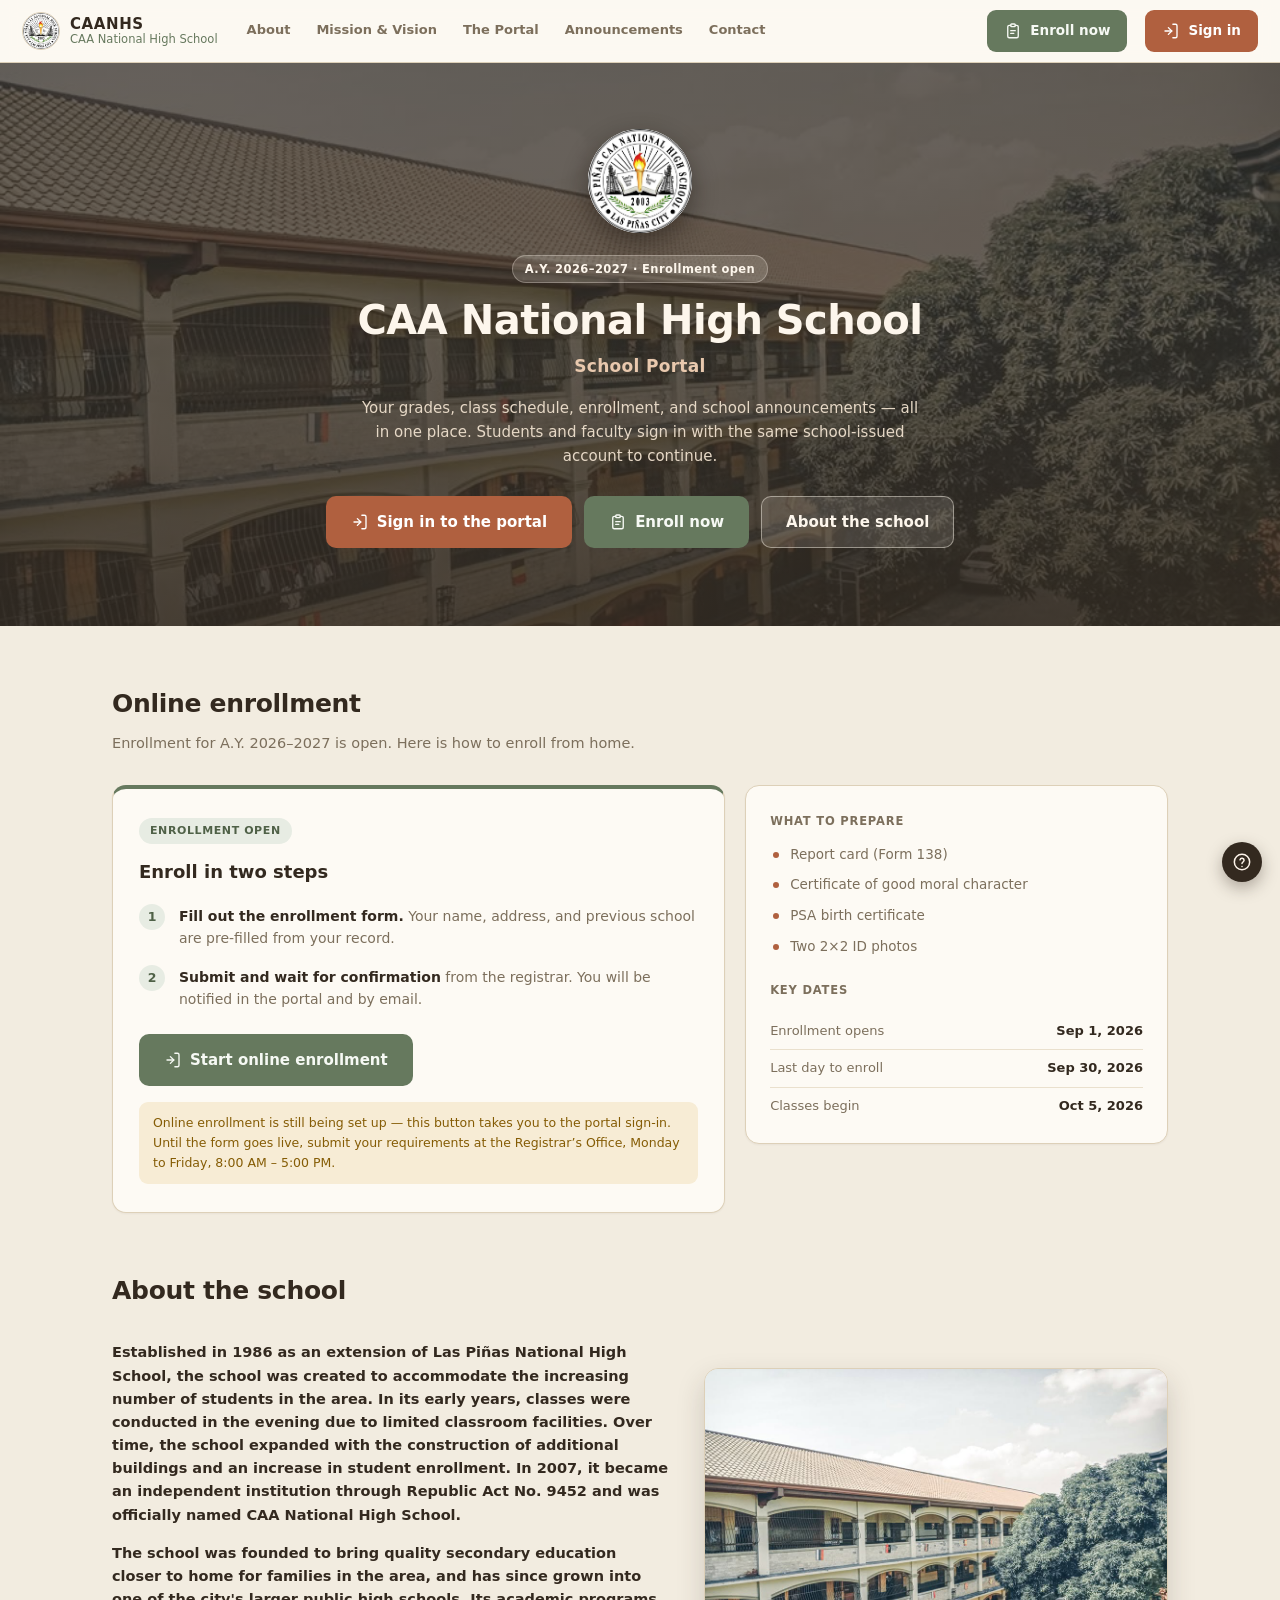
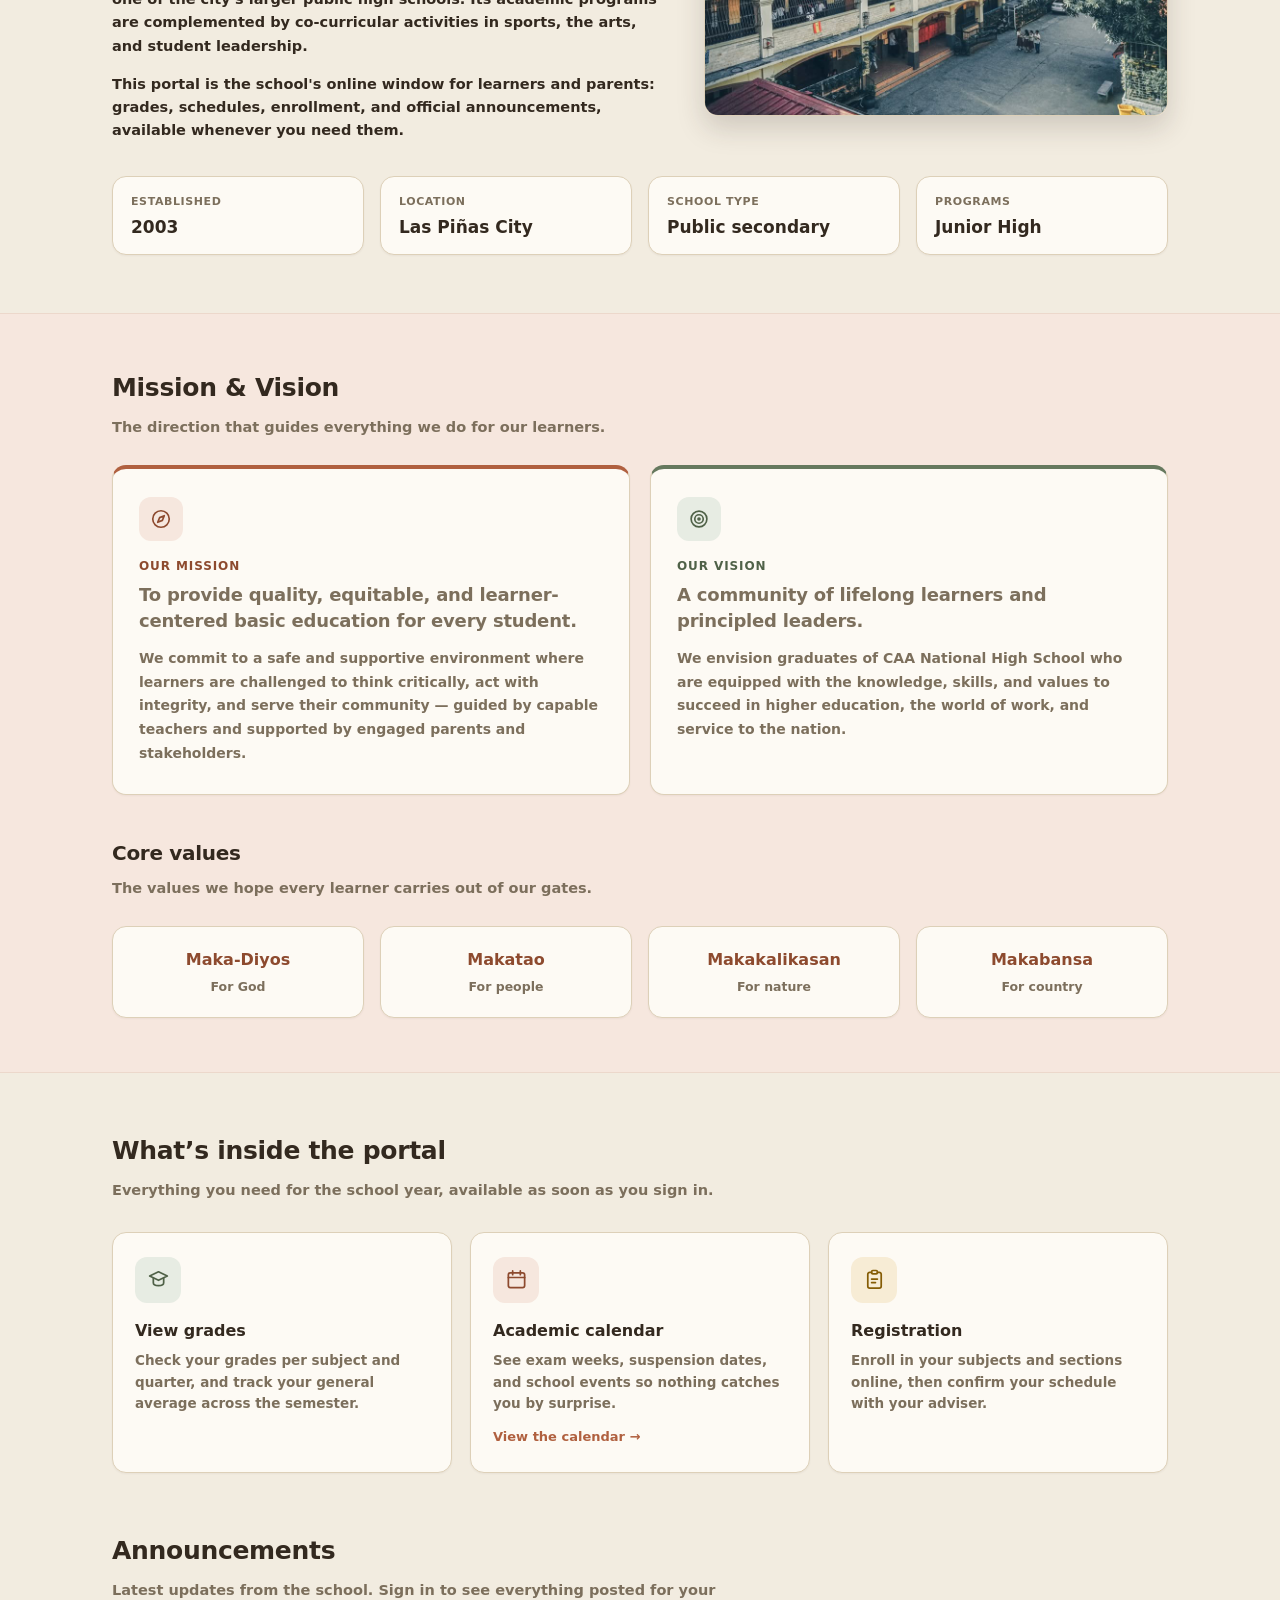
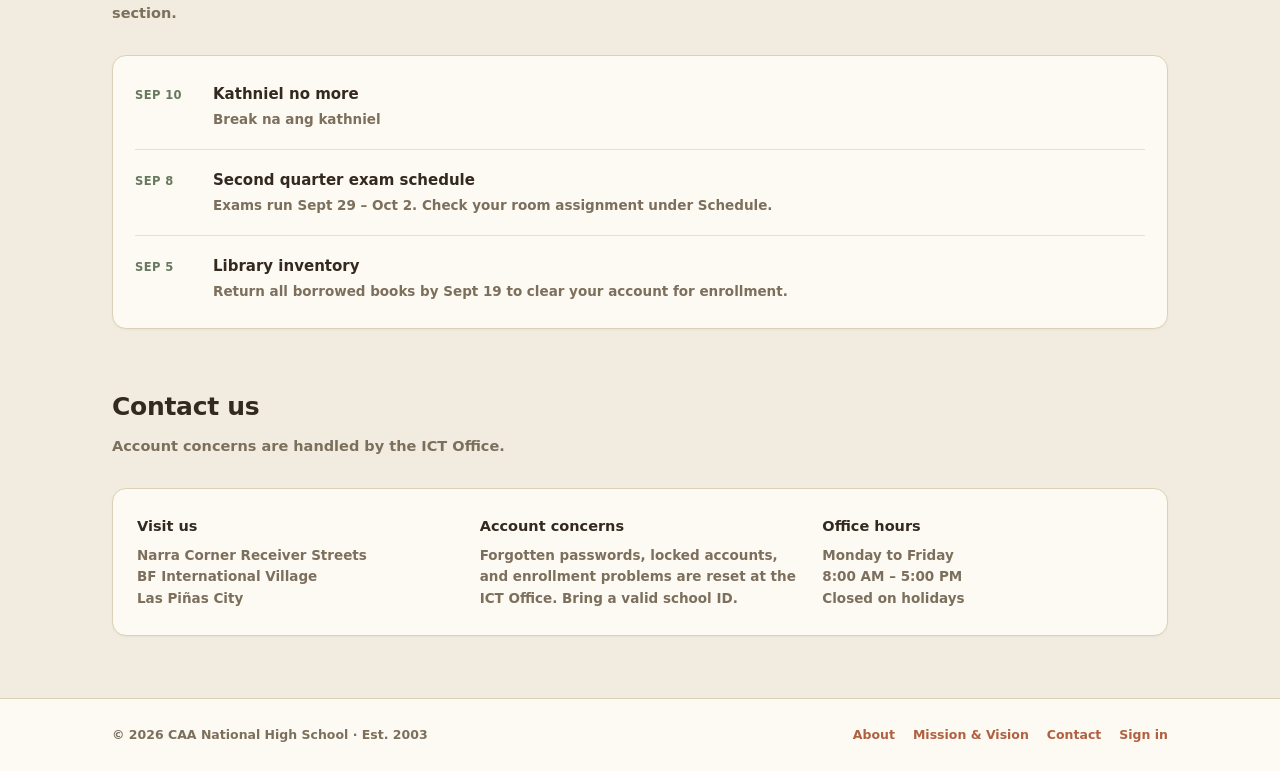
<file: index.html>
<!DOCTYPE html>
<html lang="en">
<head>
<meta charset="UTF-8">
<meta name="viewport" content="width=device-width, initial-scale=1">
<title>CAANHS — School Portal</title>

<!-- theme.css first (shared tokens), then this page's own styles -->
<link rel="stylesheet" href="css/theme.css">
<link rel="stylesheet" href="css/home.css">

<!-- defer: runs after the HTML is parsed, so the elements it grabs exist -->
<script defer src="js/home.js?v=2"></script>
</head>
<body>

<!-- Icon sprite. Inline because <use href="#id"> only resolves ids in the same
     document, and an external .svg can't be fetched over file://. Dashboard.html
     carries its own copy of the symbols it uses. -->
<svg class="sprite" aria-hidden="true" focusable="false">
  <symbol id="i-cap" viewBox="0 0 24 24">
    <path d="M12 4 2.8 8.4 12 12.8l9.2-4.4z"/>
    <path d="M6.6 10.5v4.8c0 1.7 2.4 3 5.4 3s5.4-1.3 5.4-3v-4.8"/>
  </symbol>
  <symbol id="i-target" viewBox="0 0 24 24">
    <circle cx="12" cy="12" r="8.6"/>
    <circle cx="12" cy="12" r="4.6"/>
    <circle cx="12" cy="12" r="1.1"/>
  </symbol>
  <symbol id="i-compass" viewBox="0 0 24 24">
    <circle cx="12" cy="12" r="9"/>
    <path d="m15.6 8.4-2.1 5.1-5.1 2.1 2.1-5.1z"/>
  </symbol>
  <symbol id="i-calendar" viewBox="0 0 24 24">
    <rect x="3.5" y="5" width="17" height="15.5" rx="2.2"/>
    <path d="M3.5 9.9h17"/><path d="M8 3v4M16 3v4"/>
  </symbol>
  <symbol id="i-clipboard" viewBox="0 0 24 24">
    <path d="M9 4.5H7a2 2 0 0 0-2 2V19a2 2 0 0 0 2 2h10a2 2 0 0 0 2-2V6.5a2 2 0 0 0-2-2h-2"/>
    <rect x="9" y="2.6" width="6" height="3.6" rx="1.2"/>
    <path d="M9 11.5h6M9 15.2h4"/>
  </symbol>
  <symbol id="i-bell" viewBox="0 0 24 24">
    <path d="M18 9.5a6 6 0 1 0-12 0c0 5-2.2 6.6-2.2 6.6h16.4S18 14.5 18 9.5z"/>
    <path d="M13.8 19.4a2.1 2.1 0 0 1-3.6 0"/>
  </symbol>
  <symbol id="i-login" viewBox="0 0 24 24">
    <path d="M14.5 3H18a2 2 0 0 1 2 2v14a2 2 0 0 1-2 2h-3.5"/>
    <path d="m8.5 16.5 4.5-4.5-4.5-4.5"/><path d="M13 12H4"/>
  </symbol>
  <symbol id="i-help" viewBox="0 0 24 24">
    <circle cx="12" cy="12" r="9.2"/>
    <path d="M9.6 9.4a2.5 2.5 0 0 1 4.9.6c0 1.7-2.5 2.2-2.5 3.9"/>
    <path d="M12 17.5h.01"/>
  </symbol>
</svg>

<header class="topbar">
  <a class="brand" href="index.html">
    <span class="seal"><img src="pictures/SchoolLogo.jpg" alt="" width="38" height="38"></span>
    <span>
      <span class="brand-name">CAANHS</span>
      <span class="brand-sub">CAA National High School</span>
    </span>
  </a>

  <nav aria-label="Main">
    <a href="#about">About</a>
    <a href="#mission">Mission &amp; Vision</a>
    <a href="#portal">The Portal</a>
    <a href="#news">Announcements</a>
    <a href="#contact">Contact</a>
  </nav>

  <div class="spacer"></div>

  <a class="btn btn-sage" href="#enroll">
    <svg class="ic"><use href="#i-clipboard"/></svg>
    Enroll now
  </a>

  <a class="btn btn-primary" href="Login.html">
    <svg class="ic"><use href="#i-login"/></svg>
    Sign in
  </a>
</header>

<section class="hero">
  <div class="hero-inner">
    <div class="hero-seal">
      <img src="pictures/SchoolLogo.jpg" alt="" width="104" height="104">
    </div>

    <span class="eyebrow">A.Y. 2026&ndash;2027 &middot; Enrollment open</span>

    <h1>CAA National High School</h1>
    <p class="portal-line">School Portal</p>

    <p class="lede">Your grades, class schedule, enrollment, and school announcements
       &mdash; all in one place. Students and faculty sign in with the same
       school-issued account to continue.</p>

    <div class="cta-row">
      <a class="btn btn-primary btn-lg" id="ctaSignin" href="Login.html">
        <svg class="ic"><use href="#i-login"/></svg>
        Sign in to the portal
      </a>
      <a class="btn btn-sage btn-lg" href="#enroll">
        <svg class="ic"><use href="#i-clipboard"/></svg>
        Enroll now
      </a>
      <a class="btn btn-ghost btn-lg" href="#about">About the school</a>
    </div>

    <p class="session-note" id="sessionNote" hidden></p>
  </div>
</section>

<!-- ===================================================================
     ONLINE ENROLLMENT
     The buttons here are wired to the login page, not to a real enrollment
     form — enrollment itself has no backend yet. The dates and the "not yet
     live" notice are SAMPLE DATA; replace them with the Registrar's actual
     schedule.
     =================================================================== -->
<section class="section" id="enroll">
  <div class="section-head">
    <h2>Online enrollment</h2>
    <p>Enrollment for A.Y. 2026&ndash;2027 is open. Here is how to enroll from home.</p>
  </div>

  <div class="enroll">
    <div class="enroll-main">
      <span class="pill">Enrollment open</span>
      <h3>Enroll in two steps</h3>

      <ol class="steps">
        <li><strong>Fill out the enrollment form.</strong> Your name, address, and
            previous school are pre-filled from your record.</li>
        <li><strong>Submit and wait for confirmation</strong> from the registrar. You will
            be notified in the portal and by email.</li>
      </ol>

      <a class="btn btn-sage btn-lg" href="Login.html">
        <svg class="ic"><use href="#i-login"/></svg>
        Start online enrollment
      </a>

      <p class="enroll-note">
         Online enrollment is still being set up &mdash; this
        button takes you to the portal sign-in. Until the form goes live, submit your
        requirements at the Registrar&rsquo;s Office, Monday to Friday, 8:00 AM &ndash;
        5:00 PM.
      </p>
    </div>

    <aside class="enroll-side">
      <h3>What to prepare</h3>
      <ul class="reqs">
        <li>Report card (Form 138)</li>
        <li>Certificate of good moral character</li>
        <li>PSA birth certificate</li>
        <li>Two 2&times;2 ID photos</li>
      </ul>

      <h3>Key dates</h3>
      <ul class="dates">
        <li><span>Enrollment opens</span><span>Sep 1, 2026</span></li>
        <li><span>Last day to enroll</span><span>Sep 30, 2026</span></li>
        <li><span>Classes begin</span><span>Oct 5, 2026</span></li>
      </ul>
    </aside>
  </div>
</section>

<!-- ===================================================================
     PLACEHOLDER CONTENT
     The About, Mission, Vision, and Core Values text in this section is
     written as a stand-in. It is NOT the school's official wording.
     Replace it with the statements from the school's own handbook or
     website before this page goes anywhere public.
     The Core Values names (Maka-Diyos, Makatao, Makakalikasan, Makabansa)
     are the standard DepEd values and are safe to keep if the school
     follows them.
     =================================================================== -->

<section class="section" id="about">
  <div class="section-head">
    <h2>About the school</h2>
  </div>

  <div class="about">
    <div>
      <p><strong>Established in <strong>1986</strong> as an extension of Las Piñas National High School, the school was created to accommodate the increasing number of students in the area.
            In its early years, classes were conducted in the evening due to limited classroom facilities. 
            Over time, the school expanded with the construction of additional buildings and an increase in student enrollment. 
          In <strong> 2007</strong>, it became an independent institution through <strong>Republic Act No. 9452</strong> and was officially named <strong>CAA National High School.</strong> </p>      
          <p><strong>The school was founded to bring quality secondary education closer to home for
         families in the area, and has since grown into one of the city's larger public
         high schools. Its academic programs are complemented by co-curricular
         activities in sports, the arts, and student leadership.</strong></p>

      <p><strong>This portal is the school's online window for learners and parents: grades,
         schedules, enrollment, and official announcements, available whenever you
         need them.</strong></p>
    </div>

    <div class="about-photo">
      <img src="pictures/schoolpic.jpg" alt="The CAA National High School campus">
    </div>
  </div>

  <div class="facts">
    <div class="fact">
      <div class="k">Established</div>
      <div class="v">2003</div>
    </div>
    <div class="fact">
      <div class="k">Location</div>
      <div class="v">Las Pi&ntilde;as City</div>
    </div>
    <div class="fact">
      <div class="k">School type</div>
      <div class="v">Public secondary</div>
    </div>
    <div class="fact">
      <div class="k">Programs</div>
      <div class="v">Junior High</div>
    </div>
  </div>
</section>

<section class="band" id="mission">
  <div class="band-inner">
    <div class="section-head">
      <h2>Mission &amp; Vision</h2>
      <p>The direction that guides everything we do for our learners.</p>
    </div>

    <div class="mv">
      <article class="mv-card mission">
        <div class="mv-ico" aria-hidden="true"><svg class="ic"><use href="#i-compass"/></svg></div>
        <h3>Our Mission</h3>
        <p class="mv-statement">To provide quality, equitable, and learner-centered
           basic education for every student.</p>
        <p>We commit to a safe and supportive environment where learners are challenged
           to think critically, act with integrity, and serve their community &mdash;
           guided by capable teachers and supported by engaged parents and
           stakeholders.</p>
      </article>

      <article class="mv-card vision">
        <div class="mv-ico" aria-hidden="true"><svg class="ic"><use href="#i-target"/></svg></div>
        <h3>Our Vision</h3>
        <p class="mv-statement">A community of lifelong learners and principled
           leaders.</p>
        <p>We envision graduates of CAA National High School who are equipped with the
           knowledge, skills, and values to succeed in higher education, the world of
           work, and service to the nation.</p>
      </article>
    </div>

    <div class="section-head sub">
      <h2>Core values</h2>
      <p>The values we hope every learner carries out of our gates.</p>
    </div>

    <div class="values">
      <div class="value">
        <div class="fil">Maka-Diyos</div>
        <div class="en">For God</div>
      </div>
      <div class="value">
        <div class="fil">Makatao</div>
        <div class="en">For people</div>
      </div>
      <div class="value">
        <div class="fil">Makakalikasan</div>
        <div class="en">For nature</div>
      </div>
      <div class="value">
        <div class="fil">Makabansa</div>
        <div class="en">For country</div>
      </div>
    </div>
  </div>
</section>

<section class="section" id="portal">
  <div class="section-head">
    <h2>What&rsquo;s inside the portal</h2>
    <p>Everything you need for the school year, available as soon as you sign in.</p>
  </div>

  <div class="features">
    <article class="feature">
      <div class="feature-ico ico-sage" aria-hidden="true"><svg class="ic"><use href="#i-cap"/></svg></div>
      <h3>View grades</h3>
      <p>Check your grades per subject and quarter, and track your general average
         across the semester.</p>
    </article>

    <article class="feature">
      <div class="feature-ico ico-brand" aria-hidden="true"><svg class="ic"><use href="#i-calendar"/></svg></div>
      <h3>Academic calendar</h3>
      <p>See exam weeks, suspension dates, and school events so nothing catches you
         by surprise.</p>
      <a class="feature-link" href="Calendar.html">View the calendar &rarr;</a>
    </article>

    <article class="feature">
      <div class="feature-ico ico-gold" aria-hidden="true"><svg class="ic"><use href="#i-clipboard"/></svg></div>
      <h3>Registration</h3>
      <p>Enroll in your subjects and sections online, then confirm your schedule with
         your adviser.</p>
    </article>
  </div>
</section>

<section class="section" id="news">
  <div class="section-head">
    <h2>Announcements</h2>
    <p>Latest updates from the school. Sign in to see everything posted for your section.</p>
  </div>

  <div class="news">
    <div class="news-item">
      <div class="news-when">Sep 10</div>
      <div>
        <h3>Kathniel no more</h3>
        <p>Break na ang kathniel</p>
      </div>
    </div>

    <div class="news-item">
      <div class="news-when">Sep 8</div>
      <div>
        <h3>Second quarter exam schedule</h3>
        <p>Exams run Sept 29 &ndash; Oct 2. Check your room assignment under Schedule.</p>
      </div>
    </div>

    <div class="news-item">
      <div class="news-when">Sep 5</div>
      <div>
        <h3>Library inventory</h3>
        <p>Return all borrowed books by Sept 19 to clear your account for enrollment.</p>
      </div>
    </div>
  </div>
</section>

<section class="section" id="contact">
  <div class="section-head">
    <h2>Contact us</h2>
    <p>Account concerns are handled by the ICT Office.</p>
  </div>

  <div class="contact">
    <div>
      <h3>Visit us</h3>
      <p>Narra Corner Receiver Streets<br>BF International Village<br>Las Pi&ntilde;as City</p>
    </div>

    <div>
      <h3>Account concerns</h3>
      <p>Forgotten passwords, locked accounts, and enrollment problems are reset at the
         ICT Office. Bring a valid school ID.</p>
    </div>

    <div>
      <h3>Office hours</h3>
      <p>Monday to Friday<br>8:00 AM &ndash; 5:00 PM<br>Closed on holidays</p>
    </div>
  </div>
</section>

<footer class="foot">
  <div class="foot-inner">
    <div>&copy; <span id="year">2026</span> CAA National High School &middot; Est. 2003</div>
    <div class="foot-links">
      <a href="#about">About</a>
      <a href="#mission">Mission &amp; Vision</a>
      <a href="#contact">Contact</a>
      <a href="Login.html">Sign in</a>
    </div>
  </div>
</footer>

<button class="help" id="helpBtn" type="button" aria-label="Help">
  <svg class="ic"><use href="#i-help"/></svg>
</button>

</body>
</html>
</file>
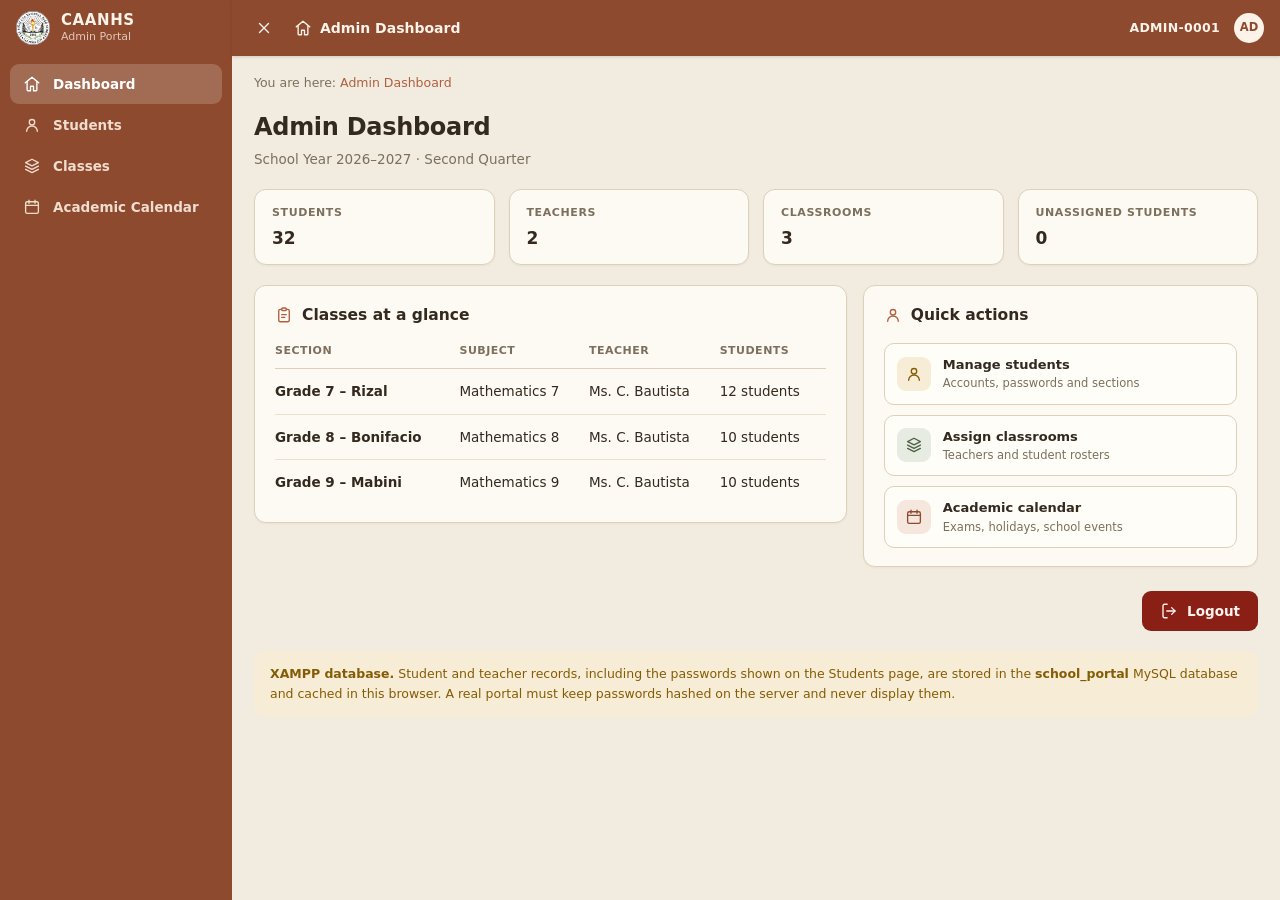
<file: AdminDashboard.html>
<!DOCTYPE html>
<html lang="en">
<head>
<meta charset="UTF-8">
<meta name="viewport" content="width=device-width, initial-scale=1">
<title>Admin Dashboard — School Portal</title>

<!-- theme.css (tokens) → portal.css (shell) → teacher.css (controls) → admin.css -->
<link rel="stylesheet" href="css/theme.css">
<link rel="stylesheet" href="css/portal.css?v=3">
<link rel="stylesheet" href="css/teacher.css?v=4">
<link rel="stylesheet" href="css/admin.css">

<script defer src="js/portal.js?v=4"></script>
<script defer src="js/store.js?v=3"></script>
<script defer src="js/sync.js?v=1"></script>
<script defer src="js/admin.js"></script>
<script defer src="js/admin-dashboard.js"></script>
</head>
<body>

<svg class="sprite" aria-hidden="true" focusable="false">
  <symbol id="i-home" viewBox="0 0 24 24">
    <path d="M3 10.5 12 3l9 7.5"/>
    <path d="M5.5 9.6V20a1 1 0 0 0 1 1H10v-6h4v6h3.5a1 1 0 0 0 1-1V9.6"/>
  </symbol>
  <symbol id="i-user" viewBox="0 0 24 24">
    <circle cx="12" cy="8.2" r="3.6"/>
    <path d="M4.9 20.4a7.1 7.1 0 0 1 14.2 0"/>
  </symbol>
  <symbol id="i-layers" viewBox="0 0 24 24">
    <path d="m12 3 8.5 4.4L12 11.8 3.5 7.4z"/>
    <path d="m3.5 12.1 8.5 4.4 8.5-4.4"/>
    <path d="m3.5 16.5 8.5 4.4 8.5-4.4"/>
  </symbol>
  <symbol id="i-calendar" viewBox="0 0 24 24">
    <rect x="3.5" y="5" width="17" height="15.5" rx="2.2"/>
    <path d="M3.5 9.9h17"/><path d="M8 3v4M16 3v4"/>
  </symbol>
  <symbol id="i-clipboard" viewBox="0 0 24 24">
    <path d="M9 4.5H7a2 2 0 0 0-2 2V19a2 2 0 0 0 2 2h10a2 2 0 0 0 2-2V6.5a2 2 0 0 0-2-2h-2"/>
    <rect x="9" y="2.6" width="6" height="3.6" rx="1.2"/>
    <path d="M9 11.5h6M9 15.2h4"/>
  </symbol>
  <symbol id="i-logout" viewBox="0 0 24 24">
    <path d="M9.5 21H6a2 2 0 0 1-2-2V5a2 2 0 0 1 2-2h3.5"/>
    <path d="m15.5 16.5 4.5-4.5-4.5-4.5"/><path d="M20 12H9"/>
  </symbol>
  <symbol id="i-menu" viewBox="0 0 24 24"><path d="M4 7h16M4 12h16M4 17h16"/></symbol>
  <symbol id="i-x" viewBox="0 0 24 24"><path d="m6 6 12 12M18 6 6 18"/></symbol>
</svg>

<div class="shell">

  <aside class="sidebar" id="sidebar">
    <div class="sb-brand">
      <div class="sb-logo"><img src="pictures/SchoolLogo.jpg" alt="" width="34" height="34"></div>
      <div>
        <div class="sb-name">CAANHS</div>
        <div class="sb-sub">Admin Portal</div>
      </div>
    </div>

    <nav class="sb-nav" aria-label="Main" data-admin="true">
      <a href="AdminDashboard.html" aria-current="page"><svg class="ic"><use href="#i-home"/></svg>Dashboard</a>
      <a href="AdminStudents.html"><svg class="ic"><use href="#i-user"/></svg>Students</a>
      <a href="AdminClasses.html"><svg class="ic"><use href="#i-layers"/></svg>Classes</a>
      <a href="Calendar.html"><svg class="ic"><use href="#i-calendar"/></svg>Academic Calendar</a>
    </nav>
  </aside>

  <div class="main">

    <header class="topbar">
      <button class="icon-btn" id="navToggle" type="button"
              aria-controls="sidebar" aria-expanded="true" aria-label="Hide menu">
        <svg class="ic" id="navToggleIcon"><use href="#i-x"/></svg>
      </button>

      <div class="tb-title">
        <svg class="ic"><use href="#i-home"/></svg>
        Admin Dashboard
      </div>

      <div class="spacer"></div>

      <div class="tb-user" id="tbUser">ADMIN-0001</div>

      <div class="tb-avatar" aria-hidden="true">AD</div>
    </header>

    <main class="content">
      <p class="crumb">You are here: <a href="#">Admin Dashboard</a></p>

      <div class="page-head">
        <h1>Admin Dashboard</h1>
        <p>School Year 2026&ndash;2027 &middot; Second Quarter</p>
      </div>

      <section class="summary" aria-label="School at a glance">
        <div class="summary-item">
          <div class="k">Students</div>
          <div class="v" id="statStudents">32</div>
        </div>
        <div class="summary-item">
          <div class="k">Teachers</div>
          <div class="v" id="statTeachers">2</div>
        </div>
        <div class="summary-item">
          <div class="k">Classrooms</div>
          <div class="v" id="statClasses">3</div>
        </div>
        <div class="summary-item">
          <div class="k">Unassigned students</div>
          <div class="v" id="statUnassigned">0</div>
        </div>
      </section>

      <div class="dash-grid">
        <div class="stack">

          <section class="card">
            <div class="card-head">
              <svg class="ic"><use href="#i-clipboard"/></svg>
              <h2>Classes at a glance</h2>
            </div>

            <div class="table-scroll">
              <table>
                <caption class="sr-only" style="position:absolute;left:-9999px">
                  Sections, their subject, assigned teacher and student count
                </caption>
                <thead>
                  <tr>
                    <th scope="col">Section</th>
                    <th scope="col">Subject</th>
                    <th scope="col">Teacher</th>
                    <th scope="col">Students</th>
                  </tr>
                </thead>
                <tbody id="classTableBody"></tbody>
              </table>
            </div>
          </section>

        </div>

        <aside class="stack" aria-label="Admin shortcuts">

          <section class="card">
            <div class="card-head">
              <svg class="ic"><use href="#i-user"/></svg>
              <h2>Quick actions</h2>
            </div>

            <div class="quick-grid">
              <a class="quick" href="AdminStudents.html">
                <span class="quick-ico ico-gold" aria-hidden="true"><svg class="ic"><use href="#i-user"/></svg></span>
                <span><span class="t">Manage students</span><span class="s">Accounts, passwords and sections</span></span>
              </a>

              <a class="quick" href="AdminClasses.html">
                <span class="quick-ico ico-sage" aria-hidden="true"><svg class="ic"><use href="#i-layers"/></svg></span>
                <span><span class="t">Assign classrooms</span><span class="s">Teachers and student rosters</span></span>
              </a>

              <a class="quick" href="Calendar.html">
                <span class="quick-ico ico-brand" aria-hidden="true"><svg class="ic"><use href="#i-calendar"/></svg></span>
                <span><span class="t">Academic calendar</span><span class="s">Exams, holidays, school events</span></span>
              </a>
            </div>
          </section>

        </aside>
      </div>

      <div class="logout-row">
        <button class="logout" id="signout" type="button">
          <svg class="ic"><use href="#i-logout"/></svg>
          Logout
        </button>
      </div>

      <!-- =============================================================
           DEMO STORE — accounts and passwords are stored in the
           school_portal MySQL database and cached in localStorage.
           Replace with a real server API before any real use.
           ============================================================= -->
      <p class="notice">
        <strong>XAMPP database.</strong> Student and teacher records, including the
        passwords shown on the Students page, are stored in the
        <strong>school_portal</strong> MySQL database and cached in this browser.
        A real portal must keep passwords hashed on the server and never display
        them.
      </p>
    </main>

  </div>
</div>

<div class="backdrop" id="backdrop"></div>

</body>
</html>
</file>
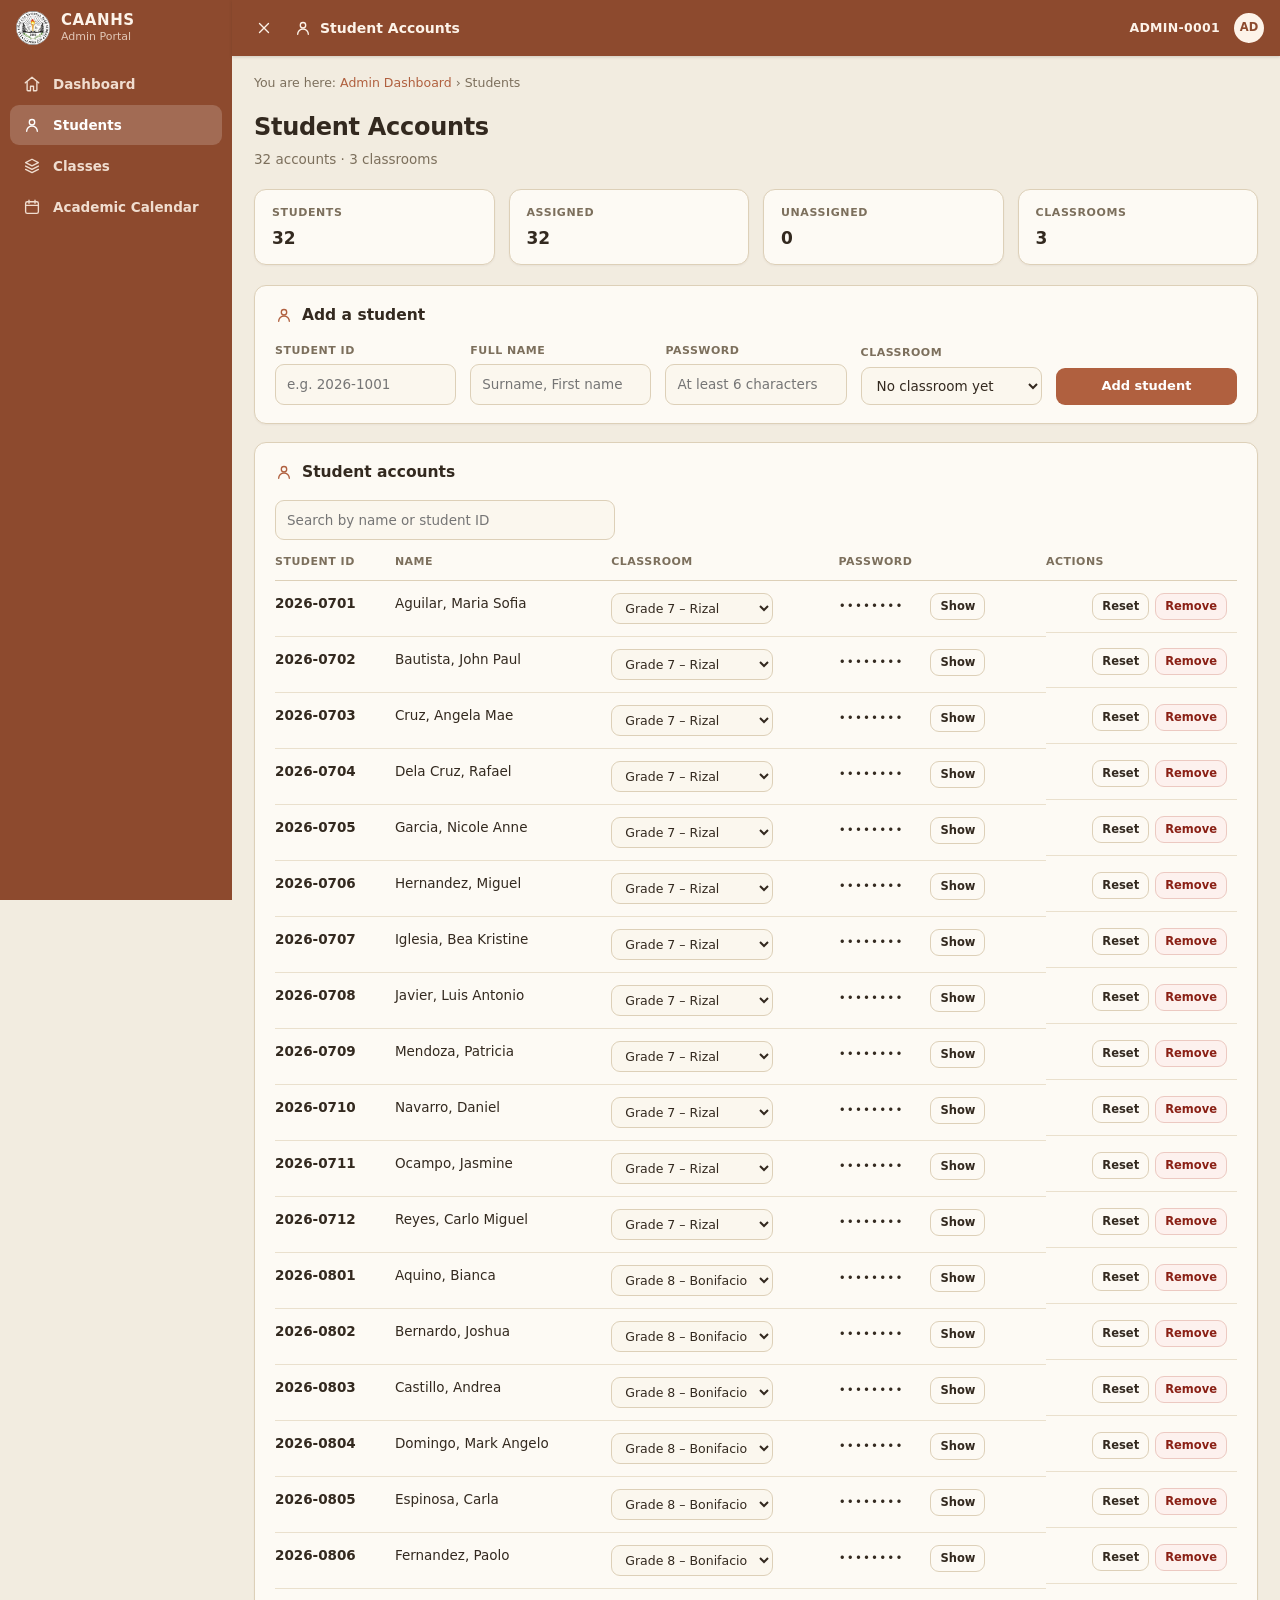
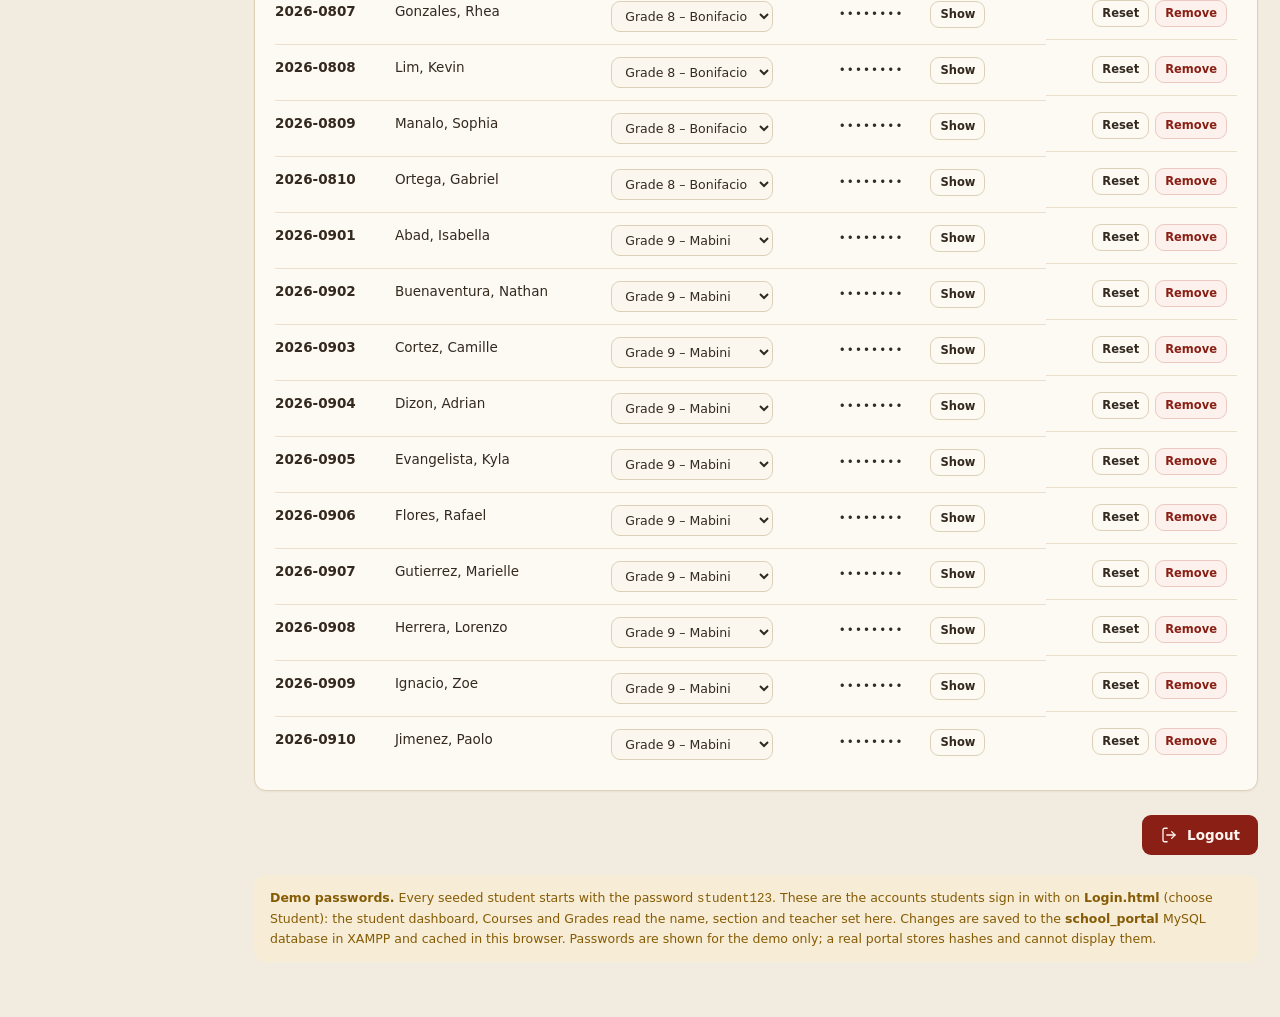
<file: AdminStudents.html>
<!DOCTYPE html>
<html lang="en">
<head>
<meta charset="UTF-8">
<meta name="viewport" content="width=device-width, initial-scale=1">
<title>Student Accounts — Admin Portal</title>

<link rel="stylesheet" href="css/theme.css">
<link rel="stylesheet" href="css/portal.css?v=3">
<link rel="stylesheet" href="css/teacher.css?v=4">
<link rel="stylesheet" href="css/admin.css">

<script defer src="js/portal.js?v=4"></script>
<script defer src="js/store.js?v=3"></script>
<script defer src="js/sync.js?v=1"></script>
<script defer src="js/admin.js"></script>
<script defer src="js/admin-students.js"></script>
</head>
<body>

<svg class="sprite" aria-hidden="true" focusable="false">
  <symbol id="i-home" viewBox="0 0 24 24">
    <path d="M3 10.5 12 3l9 7.5"/>
    <path d="M5.5 9.6V20a1 1 0 0 0 1 1H10v-6h4v6h3.5a1 1 0 0 0 1-1V9.6"/>
  </symbol>
  <symbol id="i-user" viewBox="0 0 24 24">
    <circle cx="12" cy="8.2" r="3.6"/>
    <path d="M4.9 20.4a7.1 7.1 0 0 1 14.2 0"/>
  </symbol>
  <symbol id="i-layers" viewBox="0 0 24 24">
    <path d="m12 3 8.5 4.4L12 11.8 3.5 7.4z"/>
    <path d="m3.5 12.1 8.5 4.4 8.5-4.4"/>
    <path d="m3.5 16.5 8.5 4.4 8.5-4.4"/>
  </symbol>
  <symbol id="i-calendar" viewBox="0 0 24 24">
    <rect x="3.5" y="5" width="17" height="15.5" rx="2.2"/>
    <path d="M3.5 9.9h17"/><path d="M8 3v4M16 3v4"/>
  </symbol>
  <symbol id="i-logout" viewBox="0 0 24 24">
    <path d="M9.5 21H6a2 2 0 0 1-2-2V5a2 2 0 0 1 2-2h3.5"/>
    <path d="m15.5 16.5 4.5-4.5-4.5-4.5"/><path d="M20 12H9"/>
  </symbol>
  <symbol id="i-menu" viewBox="0 0 24 24"><path d="M4 7h16M4 12h16M4 17h16"/></symbol>
  <symbol id="i-x" viewBox="0 0 24 24"><path d="m6 6 12 12M18 6 6 18"/></symbol>
</svg>

<div class="shell">

  <aside class="sidebar" id="sidebar">
    <div class="sb-brand">
      <div class="sb-logo"><img src="pictures/SchoolLogo.jpg" alt="" width="34" height="34"></div>
      <div>
        <div class="sb-name">CAANHS</div>
        <div class="sb-sub">Admin Portal</div>
      </div>
    </div>

    <nav class="sb-nav" aria-label="Main" data-admin="true">
      <a href="AdminDashboard.html"><svg class="ic"><use href="#i-home"/></svg>Dashboard</a>
      <a href="AdminStudents.html" aria-current="page"><svg class="ic"><use href="#i-user"/></svg>Students</a>
      <a href="AdminClasses.html"><svg class="ic"><use href="#i-layers"/></svg>Classes</a>
      <a href="Calendar.html"><svg class="ic"><use href="#i-calendar"/></svg>Academic Calendar</a>
    </nav>
  </aside>

  <div class="main">

    <header class="topbar">
      <button class="icon-btn" id="navToggle" type="button"
              aria-controls="sidebar" aria-expanded="true" aria-label="Hide menu">
        <svg class="ic" id="navToggleIcon"><use href="#i-x"/></svg>
      </button>

      <div class="tb-title">
        <svg class="ic"><use href="#i-user"/></svg>
        Student Accounts
      </div>

      <div class="spacer"></div>

      <div class="tb-user" id="tbUser">ADMIN-0001</div>

      <div class="tb-avatar" aria-hidden="true">AD</div>
    </header>

    <main class="content">
      <p class="crumb">You are here: <a href="AdminDashboard.html">Admin Dashboard</a> &rsaquo; Students</p>

      <div class="page-head">
        <h1>Student Accounts</h1>
        <p id="studentCount">32 accounts &middot; 3 classrooms</p>
      </div>

      <section class="summary" aria-label="Student account summary">
        <div class="summary-item">
          <div class="k">Students</div>
          <div class="v" id="sumStudents">32</div>
        </div>
        <div class="summary-item">
          <div class="k">Assigned</div>
          <div class="v" id="sumAssigned">32</div>
        </div>
        <div class="summary-item">
          <div class="k">Unassigned</div>
          <div class="v" id="sumUnassigned">0</div>
        </div>
        <div class="summary-item">
          <div class="k">Classrooms</div>
          <div class="v" id="sumClasses">3</div>
        </div>
      </section>

      <section class="card" style="margin-bottom:18px">
        <div class="card-head">
          <svg class="ic"><use href="#i-user"/></svg>
          <h2>Add a student</h2>
        </div>

        <form id="addStudentForm" class="admin-form" novalidate>
          <div class="admin-field">
            <label for="newId">Student ID</label>
            <input class="control" id="newId" name="newId" type="text"
                   placeholder="e.g. 2026-1001" autocomplete="off">
          </div>

          <div class="admin-field">
            <label for="newName">Full name</label>
            <input class="control" id="newName" name="newName" type="text"
                   placeholder="Surname, First name" autocomplete="off">
          </div>

          <div class="admin-field">
            <label for="newPass">Password</label>
            <input class="control" id="newPass" name="newPass" type="text"
                   placeholder="At least 6 characters" autocomplete="off">
          </div>

          <div class="admin-field">
            <label for="newClass">Classroom</label>
            <select class="control" id="newClass" name="newClass"></select>
          </div>

          <div class="admin-field">
            <button class="btn btn-primary" type="submit">Add student</button>
          </div>
        </form>
      </section>

      <section class="card">
        <div class="card-head">
          <svg class="ic"><use href="#i-user"/></svg>
          <h2>Student accounts</h2>
        </div>

        <div class="admin-toolbar">
          <label class="sr-only" for="studentSearch"
                 style="position:absolute;left:-9999px">Search students</label>
          <input class="control" id="studentSearch" type="search"
                 placeholder="Search by name or student ID">
          <span class="status" id="studentStatus" role="status"></span>
        </div>

        <div class="table-scroll">
          <table>
            <caption class="sr-only" style="position:absolute;left:-9999px">
              Student accounts, their classroom, password and account actions
            </caption>
            <thead>
              <tr>
                <th scope="col">Student ID</th>
                <th scope="col">Name</th>
                <th scope="col">Classroom</th>
                <th scope="col">Password</th>
                <th scope="col">Actions</th>
              </tr>
            </thead>
            <tbody id="studentBody"></tbody>
          </table>
        </div>
      </section>

      <div class="logout-row">
        <button class="logout" id="signout" type="button">
          <svg class="ic"><use href="#i-logout"/></svg>
          Logout
        </button>
      </div>

      <!-- =============================================================
           DEMO ONLY — the passwords in this table are plain text in
           localStorage. Real portals must hash passwords and never let
           an administrator read them back.
           ============================================================= -->
      <p class="notice">
        <strong>Demo passwords.</strong> Every seeded student starts with the
        password <code>student123</code>. These are the accounts students sign in
        with on <strong>Login.html</strong> (choose Student): the student dashboard,
        Courses and Grades read the name, section and teacher set here. Changes are
        saved to the <strong>school_portal</strong> MySQL database in XAMPP and
        cached in this browser. Passwords are shown for the demo only; a real portal
        stores hashes and cannot display them.
      </p>
    </main>

  </div>
</div>

<div class="backdrop" id="backdrop"></div>

</body>
</html>
</file>
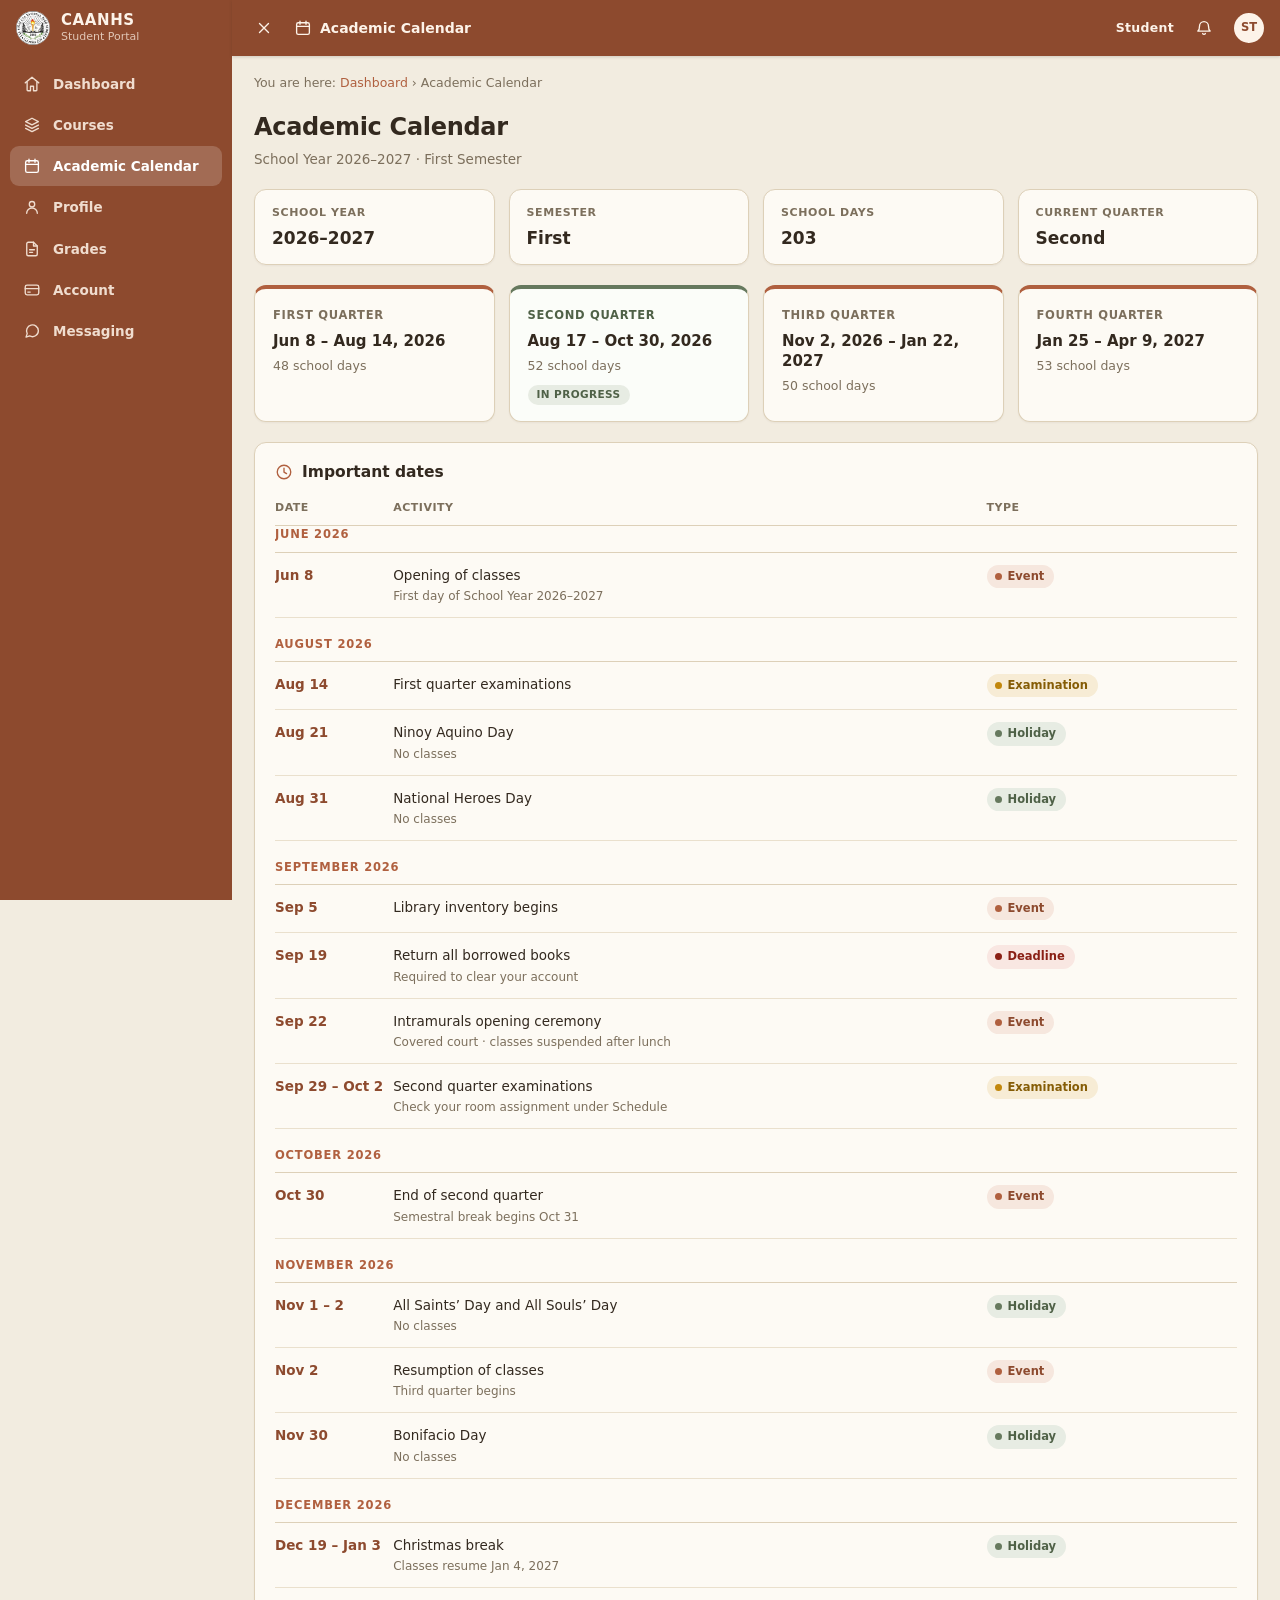
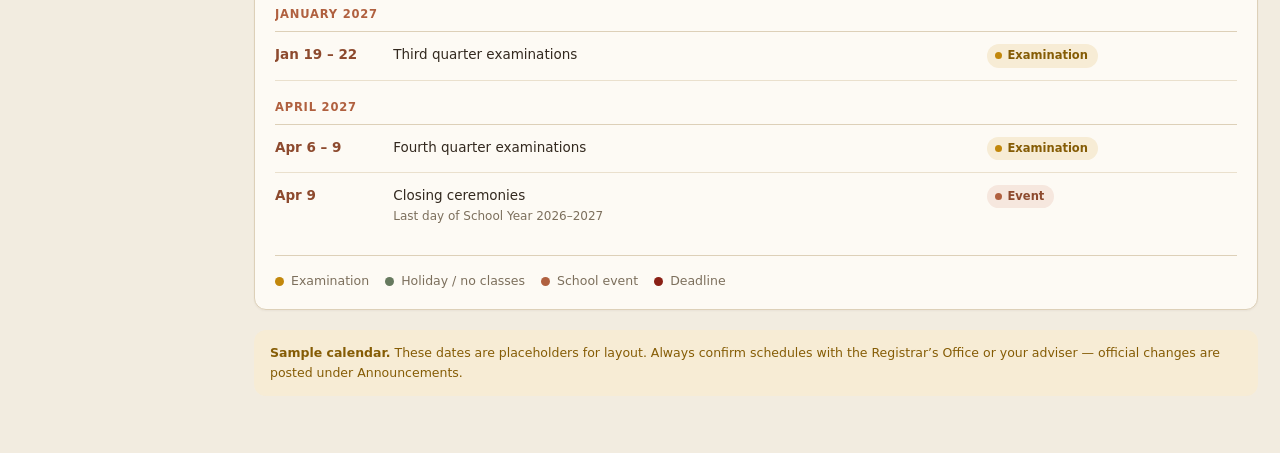
<file: Calendar.html>
<!DOCTYPE html>
<html lang="en">
<head>
<meta charset="UTF-8">
<meta name="viewport" content="width=device-width, initial-scale=1">
<title>Academic Calendar — School Portal</title>

<!-- theme.css (tokens) → portal.css (sidebar + top bar) → this page -->
<link rel="stylesheet" href="css/theme.css">
<link rel="stylesheet" href="css/portal.css?v=3">
<link rel="stylesheet" href="css/calendar.css">

<!-- defer: runs after the HTML is parsed, so the elements it grabs exist -->
<script defer src="js/portal.js?v=4"></script>
<script defer src="js/store.js?v=3"></script>
<script defer src="js/sync.js?v=1"></script>
<script defer src="js/student.js?v=1"></script>
</head>
<body>

<!-- Icon sprite. Inline because <use href="#id"> only resolves ids in the same
     document, and an external .svg can't be fetched over file://. -->
<svg class="sprite" aria-hidden="true" focusable="false">
  <symbol id="i-home" viewBox="0 0 24 24">
    <path d="M3 10.5 12 3l9 7.5"/>
    <path d="M5.5 9.6V20a1 1 0 0 0 1 1H10v-6h4v6h3.5a1 1 0 0 0 1-1V9.6"/>
  </symbol>
  <symbol id="i-key" viewBox="0 0 24 24">
    <circle cx="8" cy="15.2" r="3.4"/>
    <path d="m10.5 12.7 8-8"/><path d="m16.1 7.1 2 2"/><path d="m18.6 4.6 2 2"/>
  </symbol>
  <symbol id="i-calendar" viewBox="0 0 24 24">
    <rect x="3.5" y="5" width="17" height="15.5" rx="2.2"/>
    <path d="M3.5 9.9h17"/><path d="M8 3v4M16 3v4"/>
  </symbol>
  <symbol id="i-layers" viewBox="0 0 24 24">
    <path d="m12 3 8.5 4.4L12 11.8 3.5 7.4z"/>
    <path d="m3.5 12.1 8.5 4.4 8.5-4.4"/>
    <path d="m3.5 16.5 8.5 4.4 8.5-4.4"/>
  </symbol>
  <symbol id="i-user" viewBox="0 0 24 24">
    <circle cx="12" cy="8.2" r="3.6"/>
    <path d="M4.9 20.4a7.1 7.1 0 0 1 14.2 0"/>
  </symbol>
  <symbol id="i-file" viewBox="0 0 24 24">
    <path d="M14 3H7a2 2 0 0 0-2 2v14a2 2 0 0 0 2 2h10a2 2 0 0 0 2-2V8z"/>
    <path d="M14 3v5h5"/><path d="M8.8 13h6.4M8.8 16.4h4"/>
  </symbol>
  <symbol id="i-card" viewBox="0 0 24 24">
    <rect x="3" y="5.5" width="18" height="13" rx="2.4"/>
    <path d="M3 10.2h18"/><path d="M6.4 14.8h3.2"/>
  </symbol>
  <symbol id="i-chat" viewBox="0 0 24 24">
    <path d="M20.5 11.6a7.9 7.9 0 0 1-11.6 7L4 20.2l1.6-4.7a7.9 7.9 0 1 1 14.9-3.9z"/>
  </symbol>
  <symbol id="i-bell" viewBox="0 0 24 24">
    <path d="M18 9.5a6 6 0 1 0-12 0c0 5-2.2 6.6-2.2 6.6h16.4S18 14.5 18 9.5z"/>
    <path d="M13.8 19.4a2.1 2.1 0 0 1-3.6 0"/>
  </symbol>
  <symbol id="i-x" viewBox="0 0 24 24"><path d="m6 6 12 12M18 6 6 18"/></symbol>
  <symbol id="i-menu" viewBox="0 0 24 24"><path d="M4 7h16M4 12h16M4 17h16"/></symbol>
  <symbol id="i-clipboard" viewBox="0 0 24 24">
    <path d="M9 4.5H7a2 2 0 0 0-2 2V19a2 2 0 0 0 2 2h10a2 2 0 0 0 2-2V6.5a2 2 0 0 0-2-2h-2"/>
    <rect x="9" y="2.6" width="6" height="3.6" rx="1.2"/>
    <path d="M9 11.5h6M9 15.2h4"/>
  </symbol>
  <symbol id="i-clock" viewBox="0 0 24 24">
    <circle cx="12" cy="12" r="9"/>
    <path d="M12 7v5.2l3.4 2"/>
  </symbol>
</svg>

<div class="shell">

  <aside class="sidebar" id="sidebar">
    <div class="sb-brand">
      <div class="sb-logo"><img src="pictures/SchoolLogo.jpg" alt="" width="34" height="34"></div>
      <div>
        <div class="sb-name">CAANHS</div>
        <div class="sb-sub">Student Portal</div>
      </div>
    </div>

    <nav class="sb-nav" aria-label="Main">
      <a href="Dashboard.html"><svg class="ic"><use href="#i-home"/></svg>Dashboard</a>
      <a href="Courses.html"><svg class="ic"><use href="#i-layers"/></svg>Courses</a>
      <a href="Calendar.html" aria-current="page"><svg class="ic"><use href="#i-calendar"/></svg>Academic Calendar</a>
      <a href="#"><svg class="ic"><use href="#i-user"/></svg>Profile</a>
      <a href="Grades.html"><svg class="ic"><use href="#i-file"/></svg>Grades</a>
      <a href="#"><svg class="ic"><use href="#i-card"/></svg>Account</a>
      <a href="#"><svg class="ic"><use href="#i-chat"/></svg>Messaging</a>
    </nav>
  </aside>

  <div class="main">

    <header class="topbar">
      <button class="icon-btn" id="navToggle" type="button"
              aria-controls="sidebar" aria-expanded="true" aria-label="Hide menu">
        <svg class="ic" id="navToggleIcon"><use href="#i-x"/></svg>
      </button>

      <div class="tb-title">
        <svg class="ic"><use href="#i-calendar"/></svg>
        Academic Calendar
      </div>

      <div class="spacer"></div>

      <div class="tb-user" id="tbUser">Student</div>

      <button class="icon-btn bell" type="button" aria-label="Notifications">
        <svg class="ic"><use href="#i-bell"/></svg>
      </button>

      <div class="tb-avatar" aria-hidden="true">ST</div>
    </header>

    <main class="content">
      <p class="crumb">You are here: <a href="Dashboard.html">Dashboard</a> &rsaquo; Academic Calendar</p>

      <div class="page-head">
        <h1>Academic Calendar</h1>
        <p>School Year 2026&ndash;2027 &middot; First Semester</p>
      </div>

      <section class="summary" aria-label="School year at a glance">
        <div class="summary-item">
          <div class="k">School year</div>
          <div class="v">2026&ndash;2027</div>
        </div>
        <div class="summary-item">
          <div class="k">Semester</div>
          <div class="v">First</div>
        </div>
        <div class="summary-item">
          <div class="k">School days</div>
          <div class="v">203</div>
        </div>
        <div class="summary-item">
          <div class="k">Current quarter</div>
          <div class="v">Second</div>
        </div>
      </section>

      <section class="quarters" aria-label="Quarters">
        <article class="q-card">
          <div class="q-label">First Quarter</div>
          <div class="q-range">Jun 8 &ndash; Aug 14, 2026</div>
          <div class="q-meta">48 school days</div>
        </article>

        <article class="q-card current">
          <div class="q-label">Second Quarter</div>
          <div class="q-range">Aug 17 &ndash; Oct 30, 2026</div>
          <div class="q-meta">52 school days</div>
          <span class="q-tag">IN PROGRESS</span>
        </article>

        <article class="q-card">
          <div class="q-label">Third Quarter</div>
          <div class="q-range">Nov 2, 2026 &ndash; Jan 22, 2027</div>
          <div class="q-meta">50 school days</div>
        </article>

        <article class="q-card">
          <div class="q-label">Fourth Quarter</div>
          <div class="q-range">Jan 25 &ndash; Apr 9, 2027</div>
          <div class="q-meta">53 school days</div>
        </article>
      </section>

      <section class="card">
        <div class="card-head">
          <svg class="ic"><use href="#i-clock"/></svg>
          <h2>Important dates</h2>
        </div>

        <div class="table-scroll">
          <table>
            <caption class="sr-only" style="position:absolute;left:-9999px">
              Important dates for School Year 2026&ndash;2027
            </caption>
            <thead>
              <tr>
                <th scope="col">Date</th>
                <th scope="col">Activity</th>
                <th scope="col">Type</th>
              </tr>
            </thead>
            <tbody>
              <tr class="month"><th colspan="3" scope="colgroup">June 2026</th></tr>
              <tr>
                <td class="date">Jun 8</td>
                <td class="what">Opening of classes
                  <span class="sub">First day of School Year 2026&ndash;2027</span></td>
                <td><span class="badge event">Event</span></td>
              </tr>

              <tr class="month"><th colspan="3" scope="colgroup">August 2026</th></tr>
              <tr>
                <td class="date">Aug 14</td>
                <td class="what">First quarter examinations</td>
                <td><span class="badge exam">Examination</span></td>
              </tr>
              <tr>
                <td class="date">Aug 21</td>
                <td class="what">Ninoy Aquino Day
                  <span class="sub">No classes</span></td>
                <td><span class="badge holiday">Holiday</span></td>
              </tr>
              <tr>
                <td class="date">Aug 31</td>
                <td class="what">National Heroes Day
                  <span class="sub">No classes</span></td>
                <td><span class="badge holiday">Holiday</span></td>
              </tr>

              <tr class="month"><th colspan="3" scope="colgroup">September 2026</th></tr>
              <tr>
                <td class="date">Sep 5</td>
                <td class="what">Library inventory begins</td>
                <td><span class="badge event">Event</span></td>
              </tr>
              <tr>
                <td class="date">Sep 19</td>
                <td class="what">Return all borrowed books
                  <span class="sub">Required to clear your account</span></td>
                <td><span class="badge deadline">Deadline</span></td>
              </tr>
              <tr>
                <td class="date">Sep 22</td>
                <td class="what">Intramurals opening ceremony
                  <span class="sub">Covered court &middot; classes suspended after lunch</span></td>
                <td><span class="badge event">Event</span></td>
              </tr>
              <tr>
                <td class="date">Sep 29 &ndash; Oct 2</td>
                <td class="what">Second quarter examinations
                  <span class="sub">Check your room assignment under Schedule</span></td>
                <td><span class="badge exam">Examination</span></td>
              </tr>

              <tr class="month"><th colspan="3" scope="colgroup">October 2026</th></tr>
              <tr>
                <td class="date">Oct 30</td>
                <td class="what">End of second quarter
                  <span class="sub">Semestral break begins Oct 31</span></td>
                <td><span class="badge event">Event</span></td>
              </tr>

              <tr class="month"><th colspan="3" scope="colgroup">November 2026</th></tr>
              <tr>
                <td class="date">Nov 1 &ndash; 2</td>
                <td class="what">All Saints&rsquo; Day and All Souls&rsquo; Day
                  <span class="sub">No classes</span></td>
                <td><span class="badge holiday">Holiday</span></td>
              </tr>
              <tr>
                <td class="date">Nov 2</td>
                <td class="what">Resumption of classes
                  <span class="sub">Third quarter begins</span></td>
                <td><span class="badge event">Event</span></td>
              </tr>
              <tr>
                <td class="date">Nov 30</td>
                <td class="what">Bonifacio Day
                  <span class="sub">No classes</span></td>
                <td><span class="badge holiday">Holiday</span></td>
              </tr>

              <tr class="month"><th colspan="3" scope="colgroup">December 2026</th></tr>
              <tr>
                <td class="date">Dec 19 &ndash; Jan 3</td>
                <td class="what">Christmas break
                  <span class="sub">Classes resume Jan 4, 2027</span></td>
                <td><span class="badge holiday">Holiday</span></td>
              </tr>

              <tr class="month"><th colspan="3" scope="colgroup">January 2027</th></tr>
              <tr>
                <td class="date">Jan 19 &ndash; 22</td>
                <td class="what">Third quarter examinations</td>
                <td><span class="badge exam">Examination</span></td>
              </tr>

              <tr class="month"><th colspan="3" scope="colgroup">April 2027</th></tr>
              <tr>
                <td class="date">Apr 6 &ndash; 9</td>
                <td class="what">Fourth quarter examinations</td>
                <td><span class="badge exam">Examination</span></td>
              </tr>
              <tr>
                <td class="date">Apr 9</td>
                <td class="what">Closing ceremonies
                  <span class="sub">Last day of School Year 2026&ndash;2027</span></td>
                <td><span class="badge event">Event</span></td>
              </tr>
            </tbody>
          </table>
        </div>

        <div class="legend">
          <span><i class="l-exam"></i>Examination</span>
          <span><i class="l-holiday"></i>Holiday / no classes</span>
          <span><i class="l-event"></i>School event</span>
          <span><i class="l-deadline"></i>Deadline</span>
        </div>
      </section>

      <!-- =============================================================
           SAMPLE DATA — these dates are placeholders, not the school's
           official calendar. Replace them with the DepEd / school
           calendar before this page is shown publicly.
           The Philippine holidays (Ninoy Aquino Day, National Heroes
           Day, All Saints', Bonifacio Day) are the real national dates.
           ============================================================= -->
      <p class="notice">
        <strong>Sample calendar.</strong> These dates are placeholders for layout.
        Always confirm schedules with the Registrar&rsquo;s Office or your adviser &mdash;
        official changes are posted under Announcements.
      </p>
    </main>

  </div>
</div>

<div class="backdrop" id="backdrop"></div>

</body>
</html>
</file>
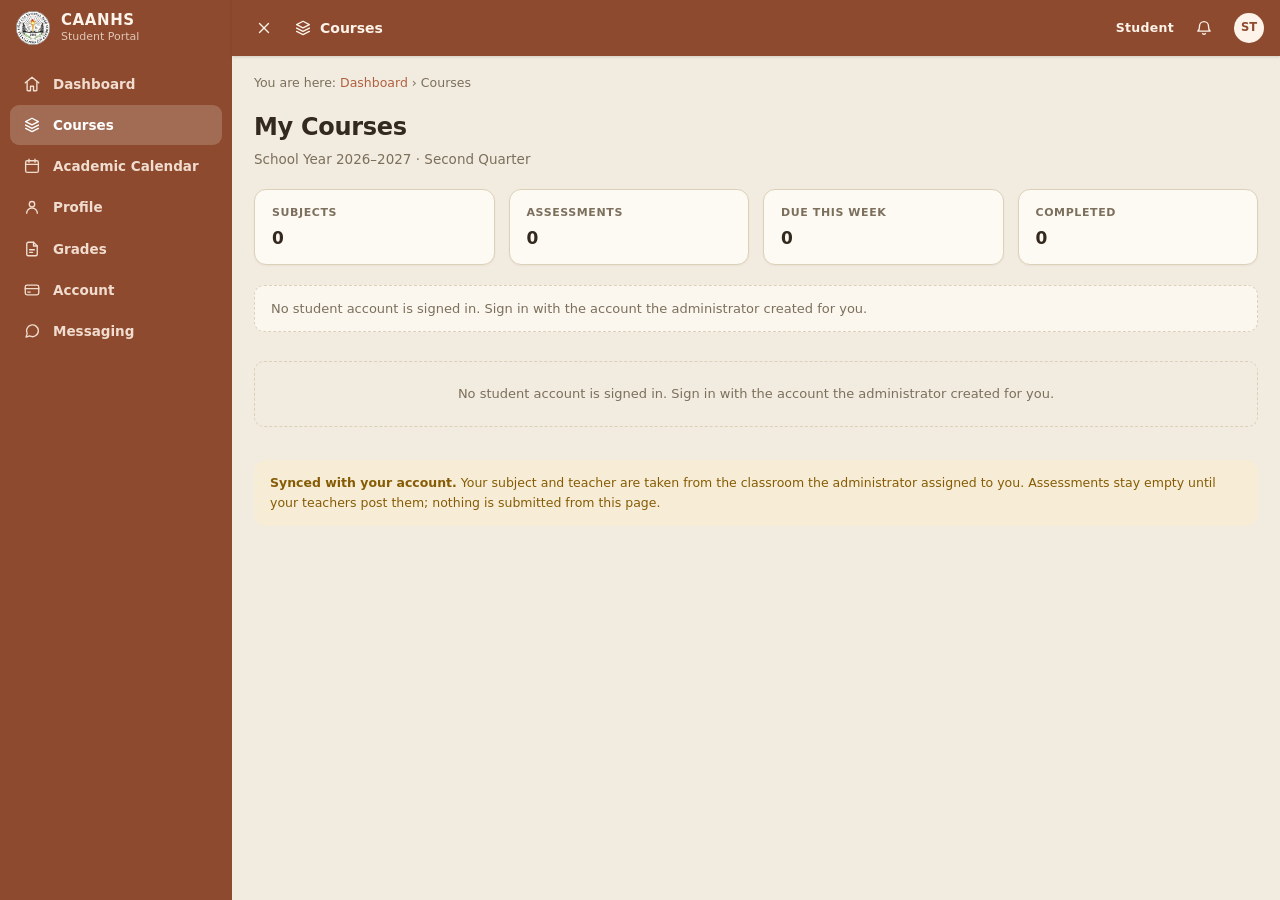
<file: Courses.html>
<!DOCTYPE html>
<html lang="en">
<head>
<meta charset="UTF-8">
<meta name="viewport" content="width=device-width, initial-scale=1">
<title>Courses — School Portal</title>

<!-- theme.css (tokens) → portal.css (sidebar + top bar) → this page -->
<link rel="stylesheet" href="css/theme.css">
<link rel="stylesheet" href="css/portal.css?v=3">
<link rel="stylesheet" href="css/courses.css?v=2">

<!-- defer keeps the scripts in order: shell → store → student record → page -->
<script defer src="js/portal.js?v=4"></script>
<script defer src="js/store.js?v=3"></script>
<script defer src="js/sync.js?v=1"></script>
<script defer src="js/student.js?v=1"></script>
<script defer src="js/courses.js?v=3"></script>
</head>
<body>

<!-- Icon sprite. Inline because <use href="#id"> only resolves ids in the same
     document, and an external .svg can't be fetched over file://. -->
<svg class="sprite" aria-hidden="true" focusable="false">
  <symbol id="i-home" viewBox="0 0 24 24">
    <path d="M3 10.5 12 3l9 7.5"/>
    <path d="M5.5 9.6V20a1 1 0 0 0 1 1H10v-6h4v6h3.5a1 1 0 0 0 1-1V9.6"/>
  </symbol>
  <symbol id="i-layers" viewBox="0 0 24 24">
    <path d="m12 3 8.5 4.4L12 11.8 3.5 7.4z"/>
    <path d="m3.5 12.1 8.5 4.4 8.5-4.4"/>
    <path d="m3.5 16.5 8.5 4.4 8.5-4.4"/>
  </symbol>
  <symbol id="i-calendar" viewBox="0 0 24 24">
    <rect x="3.5" y="5" width="17" height="15.5" rx="2.2"/>
    <path d="M3.5 9.9h17"/><path d="M8 3v4M16 3v4"/>
  </symbol>
  <symbol id="i-user" viewBox="0 0 24 24">
    <circle cx="12" cy="8.2" r="3.6"/>
    <path d="M4.9 20.4a7.1 7.1 0 0 1 14.2 0"/>
  </symbol>
  <symbol id="i-file" viewBox="0 0 24 24">
    <path d="M14 3H7a2 2 0 0 0-2 2v14a2 2 0 0 0 2 2h10a2 2 0 0 0 2-2V8z"/>
    <path d="M14 3v5h5"/><path d="M8.8 13h6.4M8.8 16.4h4"/>
  </symbol>
  <symbol id="i-card" viewBox="0 0 24 24">
    <rect x="3" y="5.5" width="18" height="13" rx="2.4"/>
    <path d="M3 10.2h18"/><path d="M6.4 14.8h3.2"/>
  </symbol>
  <symbol id="i-chat" viewBox="0 0 24 24">
    <path d="M20.5 11.6a7.9 7.9 0 0 1-11.6 7L4 20.2l1.6-4.7a7.9 7.9 0 1 1 14.9-3.9z"/>
  </symbol>
  <symbol id="i-bell" viewBox="0 0 24 24">
    <path d="M18 9.5a6 6 0 1 0-12 0c0 5-2.2 6.6-2.2 6.6h16.4S18 14.5 18 9.5z"/>
    <path d="M13.8 19.4a2.1 2.1 0 0 1-3.6 0"/>
  </symbol>
  <symbol id="i-x" viewBox="0 0 24 24"><path d="m6 6 12 12M18 6 6 18"/></symbol>
  <symbol id="i-menu" viewBox="0 0 24 24"><path d="M4 7h16M4 12h16M4 17h16"/></symbol>
</svg>

<div class="shell">

  <aside class="sidebar" id="sidebar">
    <div class="sb-brand">
      <div class="sb-logo"><img src="pictures/SchoolLogo.jpg" alt="" width="34" height="34"></div>
      <div>
        <div class="sb-name">CAANHS</div>
        <div class="sb-sub">Student Portal</div>
      </div>
    </div>

    <nav class="sb-nav" aria-label="Main">
      <a href="Dashboard.html"><svg class="ic"><use href="#i-home"/></svg>Dashboard</a>
      <a href="Courses.html" aria-current="page"><svg class="ic"><use href="#i-layers"/></svg>Courses</a>
      <a href="Calendar.html"><svg class="ic"><use href="#i-calendar"/></svg>Academic Calendar</a>
      <a href="#"><svg class="ic"><use href="#i-user"/></svg>Profile</a>
      <a href="Grades.html"><svg class="ic"><use href="#i-file"/></svg>Grades</a>
      <a href="#"><svg class="ic"><use href="#i-card"/></svg>Account</a>
      <a href="#"><svg class="ic"><use href="#i-chat"/></svg>Messaging</a>
    </nav>
  </aside>

  <div class="main">

    <header class="topbar">
      <button class="icon-btn" id="navToggle" type="button"
              aria-controls="sidebar" aria-expanded="true" aria-label="Hide menu">
        <svg class="ic" id="navToggleIcon"><use href="#i-x"/></svg>
      </button>

      <div class="tb-title">
        <svg class="ic"><use href="#i-layers"/></svg>
        Courses
      </div>

      <div class="spacer"></div>

      <div class="tb-user" id="tbUser">Student</div>

      <button class="icon-btn bell" type="button" aria-label="Notifications">
        <svg class="ic"><use href="#i-bell"/></svg>
      </button>

      <div class="tb-avatar" aria-hidden="true">ST</div>
    </header>

    <main class="content">
      <p class="crumb">You are here: <a href="Dashboard.html">Dashboard</a> &rsaquo; Courses</p>

      <div class="page-head">
        <h1>My Courses</h1>
        <p id="courseHead">School Year 2026&ndash;2027 &middot; Second Quarter</p>
      </div>

      <section class="summary" aria-label="Course summary">
        <div class="summary-item">
          <div class="k">Subjects</div>
          <div class="v" id="statSubjects">0</div>
        </div>
        <div class="summary-item">
          <div class="k">Assessments</div>
          <div class="v" id="statAssessments">0</div>
        </div>
        <div class="summary-item">
          <div class="k">Due this week</div>
          <div class="v" id="statDue">0</div>
        </div>
        <div class="summary-item">
          <div class="k">Completed</div>
          <div class="v" id="statCompleted">0</div>
        </div>
      </section>

      <p class="course-empty-note" id="courseNote">
        No assessments have been posted yet. They will appear here once your teachers
        add them from the Teacher Portal.
      </p>

      <div class="course-toolbar" id="courseToolbar">
        <div class="filters" role="group" aria-label="Filter assessments">
          <button class="filter is-active" type="button" data-filter="all" aria-pressed="true">All</button>
          <button class="filter" type="button" data-filter="pending" aria-pressed="false">To do</button>
          <button class="filter" type="button" data-filter="submitted" aria-pressed="false">Submitted</button>
          <button class="filter" type="button" data-filter="graded" aria-pressed="false">Graded</button>
        </div>
        <span class="course-status" id="courseStatus" role="status"></span>
      </div>

      <section class="course-list" id="courseList" aria-label="Enrolled subjects and assessments"></section>

      <!-- =============================================================
           The subject, teacher, room and schedule below come from the
           student's own record in js/store.js — the same one the
           administrator edits. There is no hard-coded class list here.
           ============================================================= -->
      <p class="notice">
        <strong>Synced with your account.</strong> Your subject and teacher are taken
        from the classroom the administrator assigned to you. Assessments stay empty
        until your teachers post them; nothing is submitted from this page.
      </p>
    </main>

  </div>
</div>

<div class="backdrop" id="backdrop"></div>

</body>
</html>
</file>
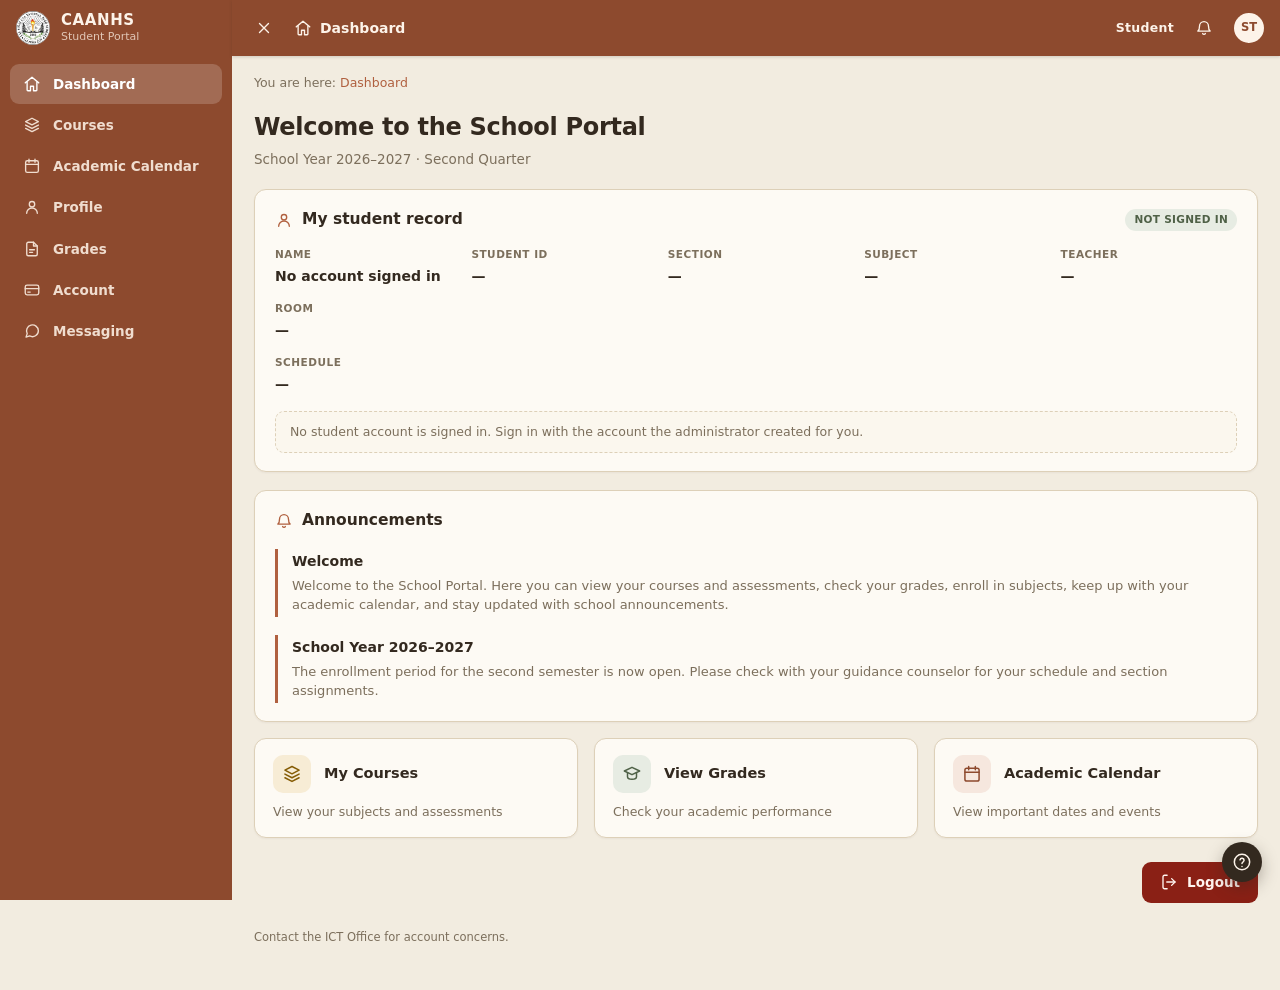
<file: Dashboard.html>
<!DOCTYPE html>
<html lang="en">
<head>
<meta charset="UTF-8">
<meta name="viewport" content="width=device-width, initial-scale=1">
<title>Dashboard — School Portal</title>

<!-- theme.css (tokens) → portal.css (sidebar + top bar) → this page -->
<link rel="stylesheet" href="css/theme.css">
<link rel="stylesheet" href="css/portal.css?v=3">
<link rel="stylesheet" href="css/dashboard.css?v=2">

<!-- defer: runs after the HTML is parsed, so the elements it grabs exist -->
<script defer src="js/portal.js?v=4"></script>
<script defer src="js/store.js?v=3"></script>
<script defer src="js/sync.js?v=1"></script>
<script defer src="js/student.js?v=1"></script>
</head>
<body>

<!-- Icon sprite. This stays inline on purpose: <use href="#id"> only resolves
     ids in the same document. Moving it to an .svg file would need a server
     (it breaks when the page is opened straight off the disk). -->
<svg class="sprite" aria-hidden="true" focusable="false">
  <symbol id="i-home" viewBox="0 0 24 24">
    <path d="M3 10.5 12 3l9 7.5"/>
    <path d="M5.5 9.6V20a1 1 0 0 0 1 1H10v-6h4v6h3.5a1 1 0 0 0 1-1V9.6"/>
  </symbol>
  <symbol id="i-key" viewBox="0 0 24 24">
    <circle cx="8" cy="15.2" r="3.4"/>
    <path d="m10.5 12.7 8-8"/><path d="m16.1 7.1 2 2"/><path d="m18.6 4.6 2 2"/>
  </symbol>
  <symbol id="i-calendar" viewBox="0 0 24 24">
    <rect x="3.5" y="5" width="17" height="15.5" rx="2.2"/>
    <path d="M3.5 9.9h17"/><path d="M8 3v4M16 3v4"/>
  </symbol>
  <symbol id="i-layers" viewBox="0 0 24 24">
    <path d="m12 3 8.5 4.4L12 11.8 3.5 7.4z"/>
    <path d="m3.5 12.1 8.5 4.4 8.5-4.4"/>
    <path d="m3.5 16.5 8.5 4.4 8.5-4.4"/>
  </symbol>
  <symbol id="i-clipboard" viewBox="0 0 24 24">
    <path d="M9 4.5H7a2 2 0 0 0-2 2V19a2 2 0 0 0 2 2h10a2 2 0 0 0 2-2V6.5a2 2 0 0 0-2-2h-2"/>
    <rect x="9" y="2.6" width="6" height="3.6" rx="1.2"/>
    <path d="M9 11.5h6M9 15.2h4"/>
  </symbol>
  <symbol id="i-user" viewBox="0 0 24 24">
    <circle cx="12" cy="8.2" r="3.6"/>
    <path d="M4.9 20.4a7.1 7.1 0 0 1 14.2 0"/>
  </symbol>
  <symbol id="i-file" viewBox="0 0 24 24">
    <path d="M14 3H7a2 2 0 0 0-2 2v14a2 2 0 0 0 2 2h10a2 2 0 0 0 2-2V8z"/>
    <path d="M14 3v5h5"/><path d="M8.8 13h6.4M8.8 16.4h4"/>
  </symbol>
  <symbol id="i-card" viewBox="0 0 24 24">
    <rect x="3" y="5.5" width="18" height="13" rx="2.4"/>
    <path d="M3 10.2h18"/><path d="M6.4 14.8h3.2"/>
  </symbol>
  <symbol id="i-library" viewBox="0 0 24 24">
    <path d="M4.5 20.5V9M9.5 20.5V4M14.5 20.5v-8M19.5 20.5V6.5"/>
  </symbol>
  <symbol id="i-chat" viewBox="0 0 24 24">
    <path d="M20.5 11.6a7.9 7.9 0 0 1-11.6 7L4 20.2l1.6-4.7a7.9 7.9 0 1 1 14.9-3.9z"/>
  </symbol>
  <symbol id="i-bell" viewBox="0 0 24 24">
    <path d="M18 9.5a6 6 0 1 0-12 0c0 5-2.2 6.6-2.2 6.6h16.4S18 14.5 18 9.5z"/>
    <path d="M13.8 19.4a2.1 2.1 0 0 1-3.6 0"/>
  </symbol>
  <symbol id="i-x" viewBox="0 0 24 24"><path d="m6 6 12 12M18 6 6 18"/></symbol>
  <symbol id="i-menu" viewBox="0 0 24 24"><path d="M4 7h16M4 12h16M4 17h16"/></symbol>
  <symbol id="i-logout" viewBox="0 0 24 24">
    <path d="M9.5 21H6a2 2 0 0 1-2-2V5a2 2 0 0 1 2-2h3.5"/>
    <path d="m15.5 16.5 4.5-4.5-4.5-4.5"/><path d="M20 12H9"/>
  </symbol>
  <symbol id="i-cap" viewBox="0 0 24 24">
    <path d="M12 4 2.8 8.4 12 12.8l9.2-4.4z"/>
    <path d="M6.6 10.5v4.8c0 1.7 2.4 3 5.4 3s5.4-1.3 5.4-3v-4.8"/>
  </symbol>
  <symbol id="i-help" viewBox="0 0 24 24">
    <circle cx="12" cy="12" r="9.2"/>
    <path d="M9.6 9.4a2.5 2.5 0 0 1 4.9.6c0 1.7-2.5 2.2-2.5 3.9"/>
    <path d="M12 17.5h.01"/>
  </symbol>
</svg>

<div class="shell">

  <aside class="sidebar" id="sidebar">
    <div class="sb-brand">
      <div class="sb-logo">
        <img src="pictures/SchoolLogo.jpg" alt="" width="34" height="34">
      </div>
      <div>
        <div class="sb-name">CAANHS</div>
        <div class="sb-sub">Student Portal</div>
      </div>
    </div>

    <nav class="sb-nav" aria-label="Main">
      <a href="Dashboard.html" aria-current="page"><svg class="ic"><use href="#i-home"/></svg>Dashboard</a>
      <a href="Courses.html"><svg class="ic"><use href="#i-layers"/></svg>Courses</a>
      <a href="Calendar.html"><svg class="ic"><use href="#i-calendar"/></svg>Academic Calendar</a>
      <a href="#"><svg class="ic"><use href="#i-user"/></svg>Profile</a>
      <a href="Grades.html"><svg class="ic"><use href="#i-file"/></svg>Grades</a>
      <a href="#"><svg class="ic"><use href="#i-card"/></svg>Account</a>
      <a href="#"><svg class="ic"><use href="#i-chat"/></svg>Messaging</a>
    </nav>
  </aside>

  <div class="main">

    <header class="topbar">
      <button class="icon-btn" id="navToggle" type="button"
              aria-controls="sidebar" aria-expanded="true" aria-label="Hide menu">
        <svg class="ic" id="navToggleIcon"><use href="#i-x"/></svg>
      </button>

      <div class="tb-title">
        <svg class="ic"><use href="#i-home"/></svg>
        Dashboard
      </div>

      <div class="spacer"></div>

      <div class="tb-user" id="tbUser">Student</div>

      <button class="icon-btn bell" type="button" aria-label="Notifications">
        <svg class="ic"><use href="#i-bell"/></svg>
      </button>

      <div class="tb-avatar" aria-hidden="true">ST</div>
    </header>

    <main class="content">
      <p class="crumb">You are here: <a href="#">Dashboard</a></p>

      <div class="page-head">
        <h1 id="studentGreeting">Welcome back</h1>
        <p>School Year 2026&ndash;2027 &middot; Second Quarter</p>
      </div>

      <!-- Filled from the account the administrator manages in js/store.js.
           There is no separate copy of these details on this page. -->
      <section class="card record-card" aria-label="My student record">
        <div class="card-head">
          <svg class="ic"><use href="#i-user"/></svg>
          <h2>My student record</h2>
          <span class="record-state" id="recordState">&mdash;</span>
        </div>

        <dl class="record-grid">
          <div><dt>Name</dt><dd id="studentName">&mdash;</dd></div>
          <div><dt>Student ID</dt><dd id="studentRecordId">&mdash;</dd></div>
          <div><dt>Section</dt><dd id="studentSection">&mdash;</dd></div>
          <div><dt>Subject</dt><dd id="studentSubject">&mdash;</dd></div>
          <div><dt>Teacher</dt><dd id="studentTeacher">&mdash;</dd></div>
          <div><dt>Room</dt><dd id="studentRoom">&mdash;</dd></div>
          <div class="record-wide"><dt>Schedule</dt><dd id="studentSchedule">&mdash;</dd></div>
        </dl>

        <p class="record-note" id="studentRecordNote" hidden></p>
      </section>

      <section class="card">
        <div class="card-head">
          <svg class="ic"><use href="#i-bell"/></svg>
          <h2>Announcements</h2>
        </div>

        <article class="note">
          <h3>Welcome</h3>
          <p>Welcome to the School Portal. Here you can view your courses and assessments,
             check your grades, enroll in subjects, keep up with your academic calendar,
             and stay updated with school announcements.</p>
        </article>

        <article class="note">
          <h3>School Year 2026&ndash;2027</h3>
          <p>The enrollment period for the second semester is now open. Please check with
             your guidance counselor for your schedule and section assignments.</p>
        </article>
      </section>

      <section class="actions" aria-label="Quick links">
        <a class="action" href="Courses.html">
          <span class="action-ico ico-gold" aria-hidden="true"><svg class="ic"><use href="#i-layers"/></svg></span>
          <span class="action-title">My Courses</span>
          <span class="action-sub">View your subjects and assessments</span>
        </a>

        <a class="action" href="Grades.html">
          <span class="action-ico ico-sage" aria-hidden="true"><svg class="ic"><use href="#i-cap"/></svg></span>
          <span class="action-title">View Grades</span>
          <span class="action-sub">Check your academic performance</span>
        </a>

        <a class="action" href="Calendar.html">
          <span class="action-ico ico-brand" aria-hidden="true"><svg class="ic"><use href="#i-calendar"/></svg></span>
          <span class="action-title">Academic Calendar</span>
          <span class="action-sub">View important dates and events</span>
        </a>

      </section>

      <div class="logout-row">
        <button class="logout" id="signout" type="button">
          <svg class="ic"><use href="#i-logout"/></svg>
          Logout
        </button>
      </div>

      <p class="disclaimer">Contact the ICT Office for account concerns.</p>
    </main>

  </div>
</div>

<div class="backdrop" id="backdrop"></div>

<button class="help" type="button" aria-label="Help">
  <svg class="ic"><use href="#i-help"/></svg>
</button>

</body>
</html>
</file>
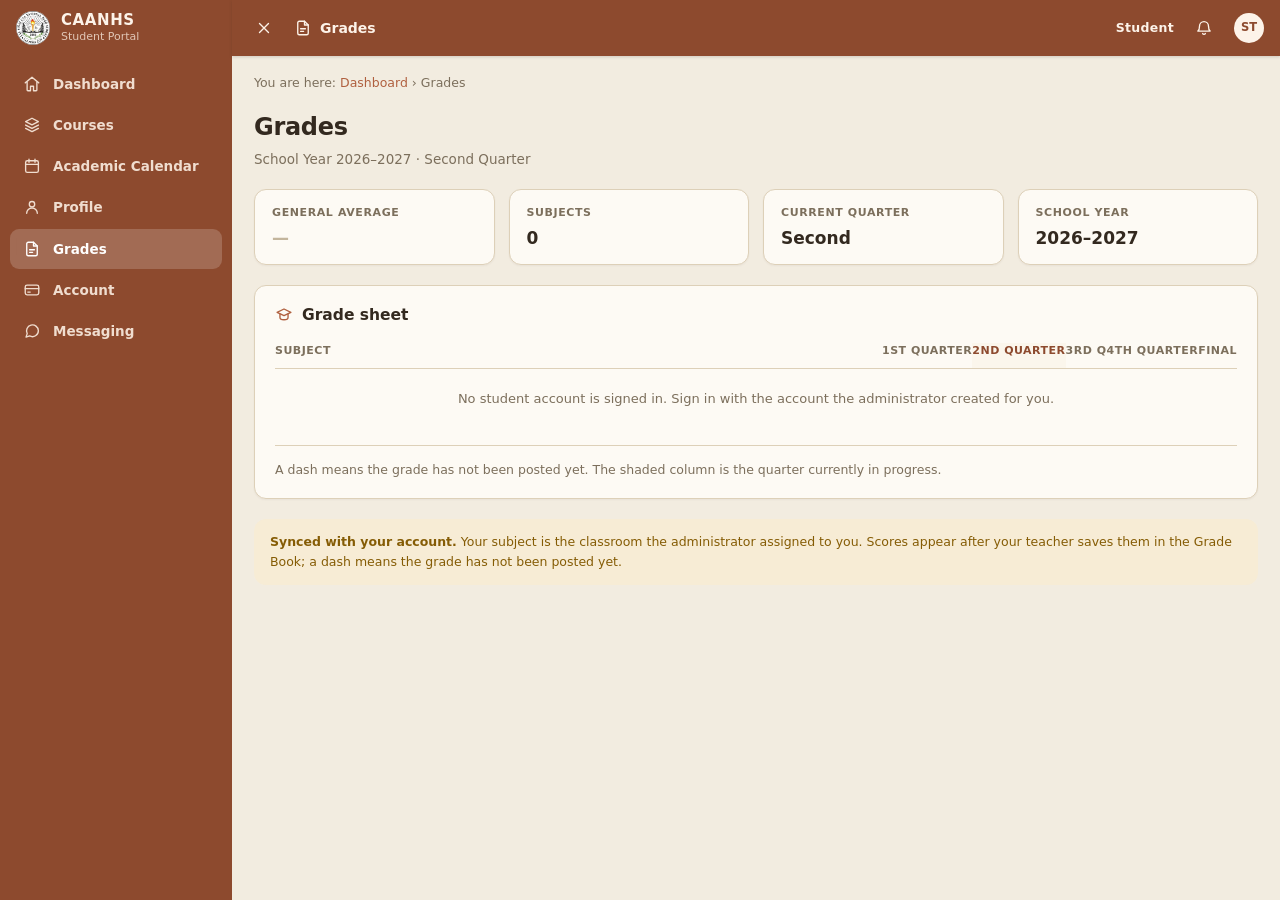
<file: Grades.html>
<!DOCTYPE html>
<html lang="en">
<head>
<meta charset="UTF-8">
<meta name="viewport" content="width=device-width, initial-scale=1">
<title>Grades — School Portal</title>

<!-- theme.css (tokens) → portal.css (sidebar + top bar) → this page -->
<link rel="stylesheet" href="css/theme.css">
<link rel="stylesheet" href="css/portal.css?v=3">
<link rel="stylesheet" href="css/grades.css?v=2">

<!-- defer keeps the scripts in order: shell → store → student record → page -->
<script defer src="js/portal.js?v=4"></script>
<script defer src="js/store.js?v=3"></script>
<script defer src="js/sync.js?v=1"></script>
<script defer src="js/student.js?v=1"></script>
<script defer src="js/student-grades.js?v=1"></script>
</head>
<body>

<!-- Icon sprite. Inline because <use href="#id"> only resolves ids in the same
     document, and an external .svg can't be fetched over file://. -->
<svg class="sprite" aria-hidden="true" focusable="false">
  <symbol id="i-home" viewBox="0 0 24 24">
    <path d="M3 10.5 12 3l9 7.5"/>
    <path d="M5.5 9.6V20a1 1 0 0 0 1 1H10v-6h4v6h3.5a1 1 0 0 0 1-1V9.6"/>
  </symbol>
  <symbol id="i-key" viewBox="0 0 24 24">
    <circle cx="8" cy="15.2" r="3.4"/>
    <path d="m10.5 12.7 8-8"/><path d="m16.1 7.1 2 2"/><path d="m18.6 4.6 2 2"/>
  </symbol>
  <symbol id="i-calendar" viewBox="0 0 24 24">
    <rect x="3.5" y="5" width="17" height="15.5" rx="2.2"/>
    <path d="M3.5 9.9h17"/><path d="M8 3v4M16 3v4"/>
  </symbol>
  <symbol id="i-cap" viewBox="0 0 24 24">
    <path d="M12 4 2.8 8.4 12 12.8l9.2-4.4z"/>
    <path d="M6.6 10.5v4.8c0 1.7 2.4 3 5.4 3s5.4-1.3 5.4-3v-4.8"/>
  </symbol>
  <symbol id="i-layers" viewBox="0 0 24 24">
    <path d="m12 3 8.5 4.4L12 11.8 3.5 7.4z"/>
    <path d="m3.5 12.1 8.5 4.4 8.5-4.4"/>
    <path d="m3.5 16.5 8.5 4.4 8.5-4.4"/>
  </symbol>
  <symbol id="i-user" viewBox="0 0 24 24">
    <circle cx="12" cy="8.2" r="3.6"/>
    <path d="M4.9 20.4a7.1 7.1 0 0 1 14.2 0"/>
  </symbol>
  <symbol id="i-file" viewBox="0 0 24 24">
    <path d="M14 3H7a2 2 0 0 0-2 2v14a2 2 0 0 0 2 2h10a2 2 0 0 0 2-2V8z"/>
    <path d="M14 3v5h5"/><path d="M8.8 13h6.4M8.8 16.4h4"/>
  </symbol>
  <symbol id="i-card" viewBox="0 0 24 24">
    <rect x="3" y="5.5" width="18" height="13" rx="2.4"/>
    <path d="M3 10.2h18"/><path d="M6.4 14.8h3.2"/>
  </symbol>
  <symbol id="i-chat" viewBox="0 0 24 24">
    <path d="M20.5 11.6a7.9 7.9 0 0 1-11.6 7L4 20.2l1.6-4.7a7.9 7.9 0 1 1 14.9-3.9z"/>
  </symbol>
  <symbol id="i-bell" viewBox="0 0 24 24">
    <path d="M18 9.5a6 6 0 1 0-12 0c0 5-2.2 6.6-2.2 6.6h16.4S18 14.5 18 9.5z"/>
    <path d="M13.8 19.4a2.1 2.1 0 0 1-3.6 0"/>
  </symbol>
  <symbol id="i-x" viewBox="0 0 24 24"><path d="m6 6 12 12M18 6 6 18"/></symbol>
  <symbol id="i-menu" viewBox="0 0 24 24"><path d="M4 7h16M4 12h16M4 17h16"/></symbol>
  <symbol id="i-clipboard" viewBox="0 0 24 24">
    <path d="M9 4.5H7a2 2 0 0 0-2 2V19a2 2 0 0 0 2 2h10a2 2 0 0 0 2-2V6.5a2 2 0 0 0-2-2h-2"/>
    <rect x="9" y="2.6" width="6" height="3.6" rx="1.2"/>
    <path d="M9 11.5h6M9 15.2h4"/>
  </symbol>
</svg>

<div class="shell">

  <aside class="sidebar" id="sidebar">
    <div class="sb-brand">
      <div class="sb-logo"><img src="pictures/SchoolLogo.jpg" alt="" width="34" height="34"></div>
      <div>
        <div class="sb-name">CAANHS</div>
        <div class="sb-sub">Student Portal</div>
      </div>
    </div>

    <nav class="sb-nav" aria-label="Main">
      <a href="Dashboard.html"><svg class="ic"><use href="#i-home"/></svg>Dashboard</a>
      <a href="Courses.html"><svg class="ic"><use href="#i-layers"/></svg>Courses</a>
      <a href="Calendar.html"><svg class="ic"><use href="#i-calendar"/></svg>Academic Calendar</a>
      <a href="#"><svg class="ic"><use href="#i-user"/></svg>Profile</a>
      <a href="Grades.html" aria-current="page"><svg class="ic"><use href="#i-file"/></svg>Grades</a>
      <a href="#"><svg class="ic"><use href="#i-card"/></svg>Account</a>
      <a href="#"><svg class="ic"><use href="#i-chat"/></svg>Messaging</a>
    </nav>
  </aside>

  <div class="main">

    <header class="topbar">
      <button class="icon-btn" id="navToggle" type="button"
              aria-controls="sidebar" aria-expanded="true" aria-label="Hide menu">
        <svg class="ic" id="navToggleIcon"><use href="#i-x"/></svg>
      </button>

      <div class="tb-title">
        <svg class="ic"><use href="#i-file"/></svg>
        Grades
      </div>

      <div class="spacer"></div>

      <div class="tb-user" id="tbUser">Student</div>

      <button class="icon-btn bell" type="button" aria-label="Notifications">
        <svg class="ic"><use href="#i-bell"/></svg>
      </button>

      <div class="tb-avatar" aria-hidden="true">ST</div>
    </header>

    <main class="content">
      <p class="crumb">You are here: <a href="Dashboard.html">Dashboard</a> &rsaquo; Grades</p>

      <div class="page-head">
        <h1>Grades</h1>
        <p id="gradeHead">School Year 2026&ndash;2027 &middot; Second Quarter</p>
      </div>

      <section class="summary" aria-label="Grade summary">
        <div class="summary-item">
          <div class="k">General average</div>
          <div class="v pending" id="generalAverage">&mdash;</div>
        </div>
        <div class="summary-item">
          <div class="k">Subjects</div>
          <div class="v" id="gradeSubjects">0</div>
        </div>
        <div class="summary-item">
          <div class="k">Current quarter</div>
          <div class="v">Second</div>
        </div>
        <div class="summary-item">
          <div class="k">School year</div>
          <div class="v">2026&ndash;2027</div>
        </div>
      </section>

      <section class="card">
        <div class="card-head">
          <svg class="ic"><use href="#i-cap"/></svg>
          <h2>Grade sheet</h2>
        </div>

        <div class="table-scroll">
          <table>
            <caption class="sr-only" style="position:absolute;left:-9999px">
              Grades per subject and quarter for School Year 2026&ndash;2027
            </caption>
            <thead>
              <tr>
                <th scope="col">Subject</th>
                <th scope="col" class="score">1st Quarter</th>
                <th scope="col" class="score cur">2nd Quarter</th>
                <th scope="col" class="score">3rd Q</th>
                <th scope="col" class="score">4th Quarter</th>
                <th scope="col" class="score">Final</th>
              </tr>
            </thead>
            <tbody id="studentGradeBody"></tbody>
          </table>
        </div>

        <p class="grades-foot">
          A dash means the grade has not been posted yet. The shaded column is the
          quarter currently in progress.
        </p>
      </section>

      <!-- =============================================================
           The subject comes from the student's record in the shared store.
           Scores are read from the grade book of the teacher assigned to
           that classroom, via api/student-grades.php (MySQL).
           ============================================================= -->
      <p class="notice" id="gradeNotice">
        <strong>Synced with your account.</strong> Your subject is the classroom the
        administrator assigned to you. Scores appear after your teacher saves them in
        the Grade Book; a dash means the grade has not been posted yet.
      </p>
    </main>

  </div>
</div>

<div class="backdrop" id="backdrop"></div>

</body>
</html>
</file>
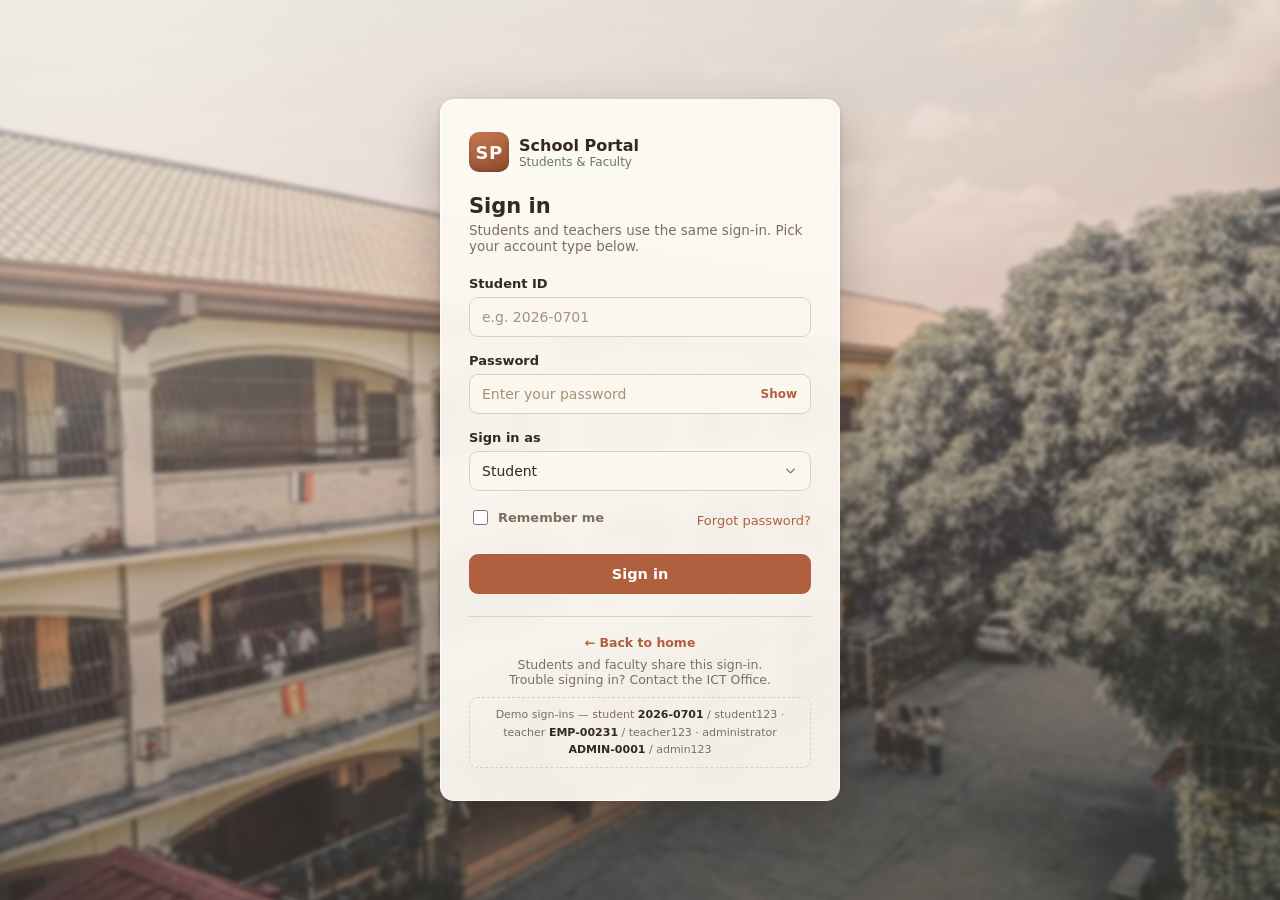
<file: Login.html>
<!DOCTYPE html>
<html lang="en">
<head>
<meta charset="UTF-8">
<meta name="viewport" content="width=device-width, initial-scale=1">
<title>Sign in — School Portal</title>

<!-- theme.css first (shared tokens), then this page's own styles -->
<link rel="stylesheet" href="css/theme.css">
<link rel="stylesheet" href="css/login.css?v=3">

<!-- defer: runs after the HTML is parsed, so the elements it grabs exist -->
<script defer src="js/store.js?v=3"></script>
<script defer src="js/sync.js?v=1"></script>
<script defer src="js/login.js?v=5"></script>
</head>
<body>

<main class="card">
  <a class="brand" href="index.html">
    <div class="logo" aria-hidden="true">SP</div>
    <div>
      <div class="brand-name">School Portal</div>
      <div class="brand-sub">Students &amp; Faculty</div>
    </div>
  </a>

  <h1>Sign in</h1>
  <p class="lede">Students and teachers use the same sign-in. Pick your account type below.</p>

  <div class="alert" id="alert" role="alert"></div>

  <form id="loginForm" novalidate>
    <div class="field">
      <label for="username" id="userLabel">Student ID</label>
      <input id="username" name="username" type="text" autocomplete="username"
             placeholder="e.g. 2026-0701" aria-describedby="userError">
      <div class="error" id="userError"></div>
    </div>

    <div class="field">
      <label for="password">Password</label>
      <div class="pw-wrap">
        <input id="password" name="password" type="password" autocomplete="current-password"
               placeholder="Enter your password" aria-describedby="passError">
        <button type="button" class="toggle" id="toggle" aria-label="Show password">Show</button>
      </div>
      <div class="error" id="passError"></div>
    </div>

    <div class="field">
      <label for="role">Sign in as</label>
      <div class="select-wrap">
        <select id="role" name="role">
          <option value="student">Student</option>
          <option value="teacher">Teacher</option>
          <option value="admin">Administrator</option>
        </select>
        <svg class="select-arrow" viewBox="0 0 24 24" aria-hidden="true">
          <path d="m6 9 6 6 6-6"/>
        </svg>
      </div>
    </div>

    <div class="row">
      <label class="remember" for="remember">
        <input id="remember" name="remember" type="checkbox">
        Remember me
      </label>
      <a href="#">Forgot password?</a>
    </div>

    <button class="submit" type="submit">Sign in</button>
  </form>

  <div class="foot">
    <p class="foot-links">
      <a href="index.html">&larr; Back to home</a>
    </p>
    <p class="foot-note">Students and faculty share this sign-in.<br>
       Trouble signing in? Contact the ICT Office.</p>
    <p class="foot-demo">
      Demo sign-ins &mdash; student <strong>2026-0701</strong> / student123 &middot;
      teacher <strong>EMP-00231</strong> / teacher123 &middot;
      administrator <strong>ADMIN-0001</strong> / admin123
    </p>
  </div>
</main>

</body>
</html>
</file>
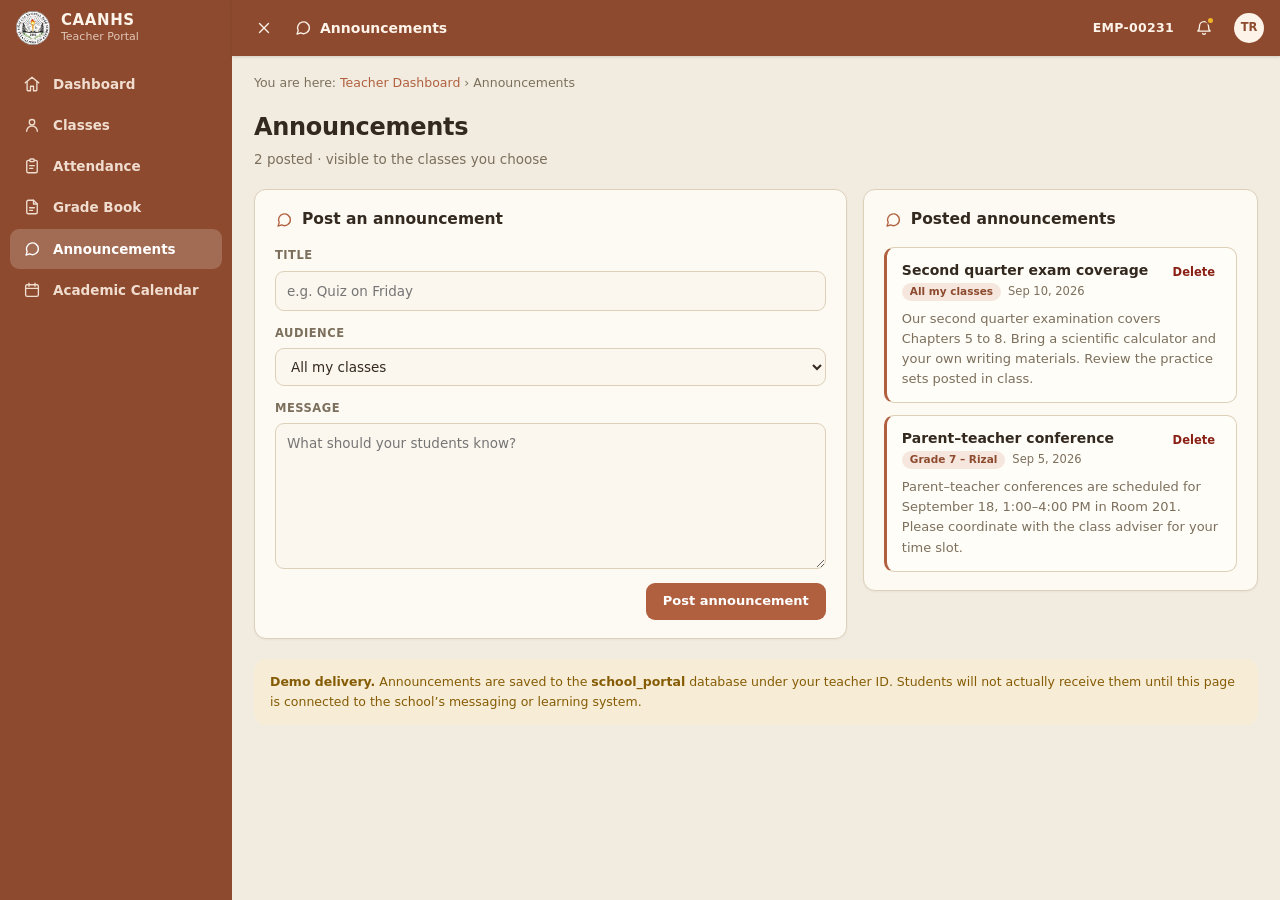
<file: TeacherAnnouncements.html>
<!DOCTYPE html>
<html lang="en">
<head>
<meta charset="UTF-8">
<meta name="viewport" content="width=device-width, initial-scale=1">
<title>Announcements — Teacher Portal</title>

<link rel="stylesheet" href="css/theme.css">
<link rel="stylesheet" href="css/portal.css?v=3">
<link rel="stylesheet" href="css/teacher.css?v=4">

<script defer src="js/portal.js?v=4"></script>
<script defer src="js/store.js?v=3"></script>
<script defer src="js/sync.js?v=1"></script>
<script defer src="js/teacher.js?v=2"></script>
<script defer src="js/teacher-announcements.js"></script>
</head>
<body>

<svg class="sprite" aria-hidden="true" focusable="false">
  <symbol id="i-home" viewBox="0 0 24 24">
    <path d="M3 10.5 12 3l9 7.5"/>
    <path d="M5.5 9.6V20a1 1 0 0 0 1 1H10v-6h4v6h3.5a1 1 0 0 0 1-1V9.6"/>
  </symbol>
  <symbol id="i-user" viewBox="0 0 24 24">
    <circle cx="12" cy="8.2" r="3.6"/>
    <path d="M4.9 20.4a7.1 7.1 0 0 1 14.2 0"/>
  </symbol>
  <symbol id="i-clipboard" viewBox="0 0 24 24">
    <path d="M9 4.5H7a2 2 0 0 0-2 2V19a2 2 0 0 0 2 2h10a2 2 0 0 0 2-2V6.5a2 2 0 0 0-2-2h-2"/>
    <rect x="9" y="2.6" width="6" height="3.6" rx="1.2"/>
    <path d="M9 11.5h6M9 15.2h4"/>
  </symbol>
  <symbol id="i-file" viewBox="0 0 24 24">
    <path d="M14 3H7a2 2 0 0 0-2 2v14a2 2 0 0 0 2 2h10a2 2 0 0 0 2-2V8z"/>
    <path d="M14 3v5h5"/><path d="M8.8 13h6.4M8.8 16.4h4"/>
  </symbol>
  <symbol id="i-chat" viewBox="0 0 24 24">
    <path d="M20.5 11.6a7.9 7.9 0 0 1-11.6 7L4 20.2l1.6-4.7a7.9 7.9 0 1 1 14.9-3.9z"/>
  </symbol>
  <symbol id="i-calendar" viewBox="0 0 24 24">
    <rect x="3.5" y="5" width="17" height="15.5" rx="2.2"/>
    <path d="M3.5 9.9h17"/><path d="M8 3v4M16 3v4"/>
  </symbol>
  <symbol id="i-bell" viewBox="0 0 24 24">
    <path d="M18 9.5a6 6 0 1 0-12 0c0 5-2.2 6.6-2.2 6.6h16.4S18 14.5 18 9.5z"/>
    <path d="M13.8 19.4a2.1 2.1 0 0 1-3.6 0"/>
  </symbol>
  <symbol id="i-x" viewBox="0 0 24 24"><path d="m6 6 12 12M18 6 6 18"/></symbol>
  <symbol id="i-menu" viewBox="0 0 24 24"><path d="M4 7h16M4 12h16M4 17h16"/></symbol>
</svg>

<div class="shell">

  <aside class="sidebar" id="sidebar">
    <div class="sb-brand">
      <div class="sb-logo"><img src="pictures/SchoolLogo.jpg" alt="" width="34" height="34"></div>
      <div>
        <div class="sb-name">CAANHS</div>
        <div class="sb-sub">Teacher Portal</div>
      </div>
    </div>

    <nav class="sb-nav" aria-label="Main" data-teacher="true">
      <a href="TeacherDashboard.html"><svg class="ic"><use href="#i-home"/></svg>Dashboard</a>
      <a href="TeacherClasses.html"><svg class="ic"><use href="#i-user"/></svg>Classes</a>
      <a href="TeacherAttendance.html"><svg class="ic"><use href="#i-clipboard"/></svg>Attendance</a>
      <a href="TeacherGrades.html"><svg class="ic"><use href="#i-file"/></svg>Grade Book</a>
      <a href="TeacherAnnouncements.html" aria-current="page"><svg class="ic"><use href="#i-chat"/></svg>Announcements</a>
      <a href="Calendar.html"><svg class="ic"><use href="#i-calendar"/></svg>Academic Calendar</a>
    </nav>
  </aside>

  <div class="main">

    <header class="topbar">
      <button class="icon-btn" id="navToggle" type="button"
              aria-controls="sidebar" aria-expanded="true" aria-label="Hide menu">
        <svg class="ic" id="navToggleIcon"><use href="#i-x"/></svg>
      </button>

      <div class="tb-title">
        <svg class="ic"><use href="#i-chat"/></svg>
        Announcements
      </div>

      <div class="spacer"></div>

      <div class="tb-user" id="tbUser">EMP-00231</div>

      <button class="icon-btn bell" type="button" aria-label="Notifications, 1 unread">
        <svg class="ic"><use href="#i-bell"/></svg>
        <span class="dot" aria-hidden="true"></span>
      </button>

      <div class="tb-avatar" aria-hidden="true">TR</div>
    </header>

    <main class="content">
      <p class="crumb">You are here: <a href="TeacherDashboard.html">Teacher Dashboard</a> &rsaquo; Announcements</p>

      <div class="page-head">
        <h1>Announcements</h1>
        <p><span id="annCount">2 posted</span> &middot; visible to the classes you choose</p>
      </div>

      <div class="dash-grid">
        <section class="card">
          <div class="card-head">
            <svg class="ic"><use href="#i-chat"/></svg>
            <h2>Post an announcement</h2>
          </div>

          <form id="annForm" class="ann-form" novalidate>
            <div class="form-field">
              <label for="annTitle">Title</label>
              <input id="annTitle" class="control" type="text" autocomplete="off"
                     placeholder="e.g. Quiz on Friday">
            </div>

            <div class="form-field">
              <label for="annAudience">Audience</label>
              <select id="annAudience" class="control"></select>
            </div>

            <div class="form-field">
              <label for="annBody">Message</label>
              <textarea id="annBody" class="control" rows="6"
                        placeholder="What should your students know?"></textarea>
            </div>

            <div class="form-actions">
              <span class="status" id="annStatus" role="status"></span>
              <button class="btn btn-primary" type="submit">Post announcement</button>
            </div>
          </form>
        </section>

        <section class="card">
          <div class="card-head">
            <svg class="ic"><use href="#i-chat"/></svg>
            <h2>Posted announcements</h2>
          </div>
          <div class="ann-list" id="annList"></div>
        </section>
      </div>

      <!-- =============================================================
           DEMO DELIVERY — posts are saved to the school_portal MySQL
           database under your teacher ID. Nothing is emailed or pushed
           to students until the messaging system is connected.
           ============================================================= -->
      <p class="notice">
        <strong>Demo delivery.</strong> Announcements are saved to the
        <strong>school_portal</strong> database under your teacher ID. Students will
        not actually receive them until this page is connected to the school&rsquo;s
        messaging or learning system.
      </p>
    </main>

  </div>
</div>

<div class="backdrop" id="backdrop"></div>

</body>
</html>
</file>
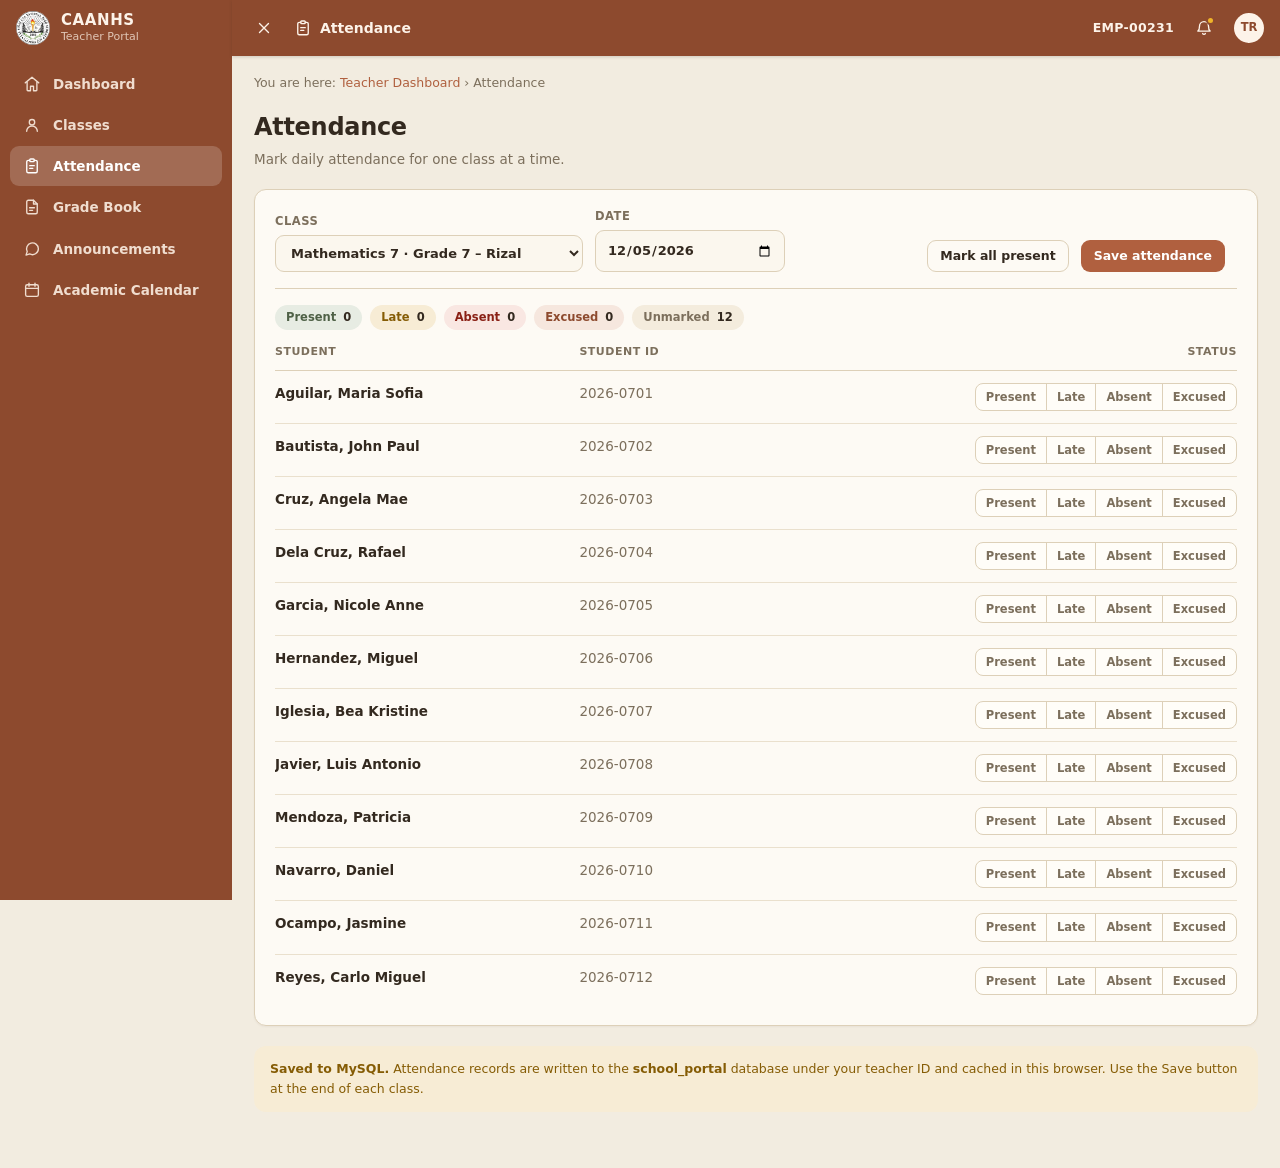
<file: TeacherAttendance.html>
<!DOCTYPE html>
<html lang="en">
<head>
<meta charset="UTF-8">
<meta name="viewport" content="width=device-width, initial-scale=1">
<title>Attendance — Teacher Portal</title>

<link rel="stylesheet" href="css/theme.css">
<link rel="stylesheet" href="css/portal.css?v=3">
<link rel="stylesheet" href="css/teacher.css?v=4">

<script defer src="js/portal.js?v=4"></script>
<script defer src="js/store.js?v=3"></script>
<script defer src="js/sync.js?v=1"></script>
<script defer src="js/teacher.js?v=2"></script>
<script defer src="js/teacher-attendance.js?v=2"></script>
</head>
<body>

<svg class="sprite" aria-hidden="true" focusable="false">
  <symbol id="i-home" viewBox="0 0 24 24">
    <path d="M3 10.5 12 3l9 7.5"/>
    <path d="M5.5 9.6V20a1 1 0 0 0 1 1H10v-6h4v6h3.5a1 1 0 0 0 1-1V9.6"/>
  </symbol>
  <symbol id="i-user" viewBox="0 0 24 24">
    <circle cx="12" cy="8.2" r="3.6"/>
    <path d="M4.9 20.4a7.1 7.1 0 0 1 14.2 0"/>
  </symbol>
  <symbol id="i-clipboard" viewBox="0 0 24 24">
    <path d="M9 4.5H7a2 2 0 0 0-2 2V19a2 2 0 0 0 2 2h10a2 2 0 0 0 2-2V6.5a2 2 0 0 0-2-2h-2"/>
    <rect x="9" y="2.6" width="6" height="3.6" rx="1.2"/>
    <path d="M9 11.5h6M9 15.2h4"/>
  </symbol>
  <symbol id="i-file" viewBox="0 0 24 24">
    <path d="M14 3H7a2 2 0 0 0-2 2v14a2 2 0 0 0 2 2h10a2 2 0 0 0 2-2V8z"/>
    <path d="M14 3v5h5"/><path d="M8.8 13h6.4M8.8 16.4h4"/>
  </symbol>
  <symbol id="i-chat" viewBox="0 0 24 24">
    <path d="M20.5 11.6a7.9 7.9 0 0 1-11.6 7L4 20.2l1.6-4.7a7.9 7.9 0 1 1 14.9-3.9z"/>
  </symbol>
  <symbol id="i-calendar" viewBox="0 0 24 24">
    <rect x="3.5" y="5" width="17" height="15.5" rx="2.2"/>
    <path d="M3.5 9.9h17"/><path d="M8 3v4M16 3v4"/>
  </symbol>
  <symbol id="i-bell" viewBox="0 0 24 24">
    <path d="M18 9.5a6 6 0 1 0-12 0c0 5-2.2 6.6-2.2 6.6h16.4S18 14.5 18 9.5z"/>
    <path d="M13.8 19.4a2.1 2.1 0 0 1-3.6 0"/>
  </symbol>
  <symbol id="i-x" viewBox="0 0 24 24"><path d="m6 6 12 12M18 6 6 18"/></symbol>
  <symbol id="i-menu" viewBox="0 0 24 24"><path d="M4 7h16M4 12h16M4 17h16"/></symbol>
</svg>

<div class="shell">

  <aside class="sidebar" id="sidebar">
    <div class="sb-brand">
      <div class="sb-logo"><img src="pictures/SchoolLogo.jpg" alt="" width="34" height="34"></div>
      <div>
        <div class="sb-name">CAANHS</div>
        <div class="sb-sub">Teacher Portal</div>
      </div>
    </div>

    <nav class="sb-nav" aria-label="Main" data-teacher="true">
      <a href="TeacherDashboard.html"><svg class="ic"><use href="#i-home"/></svg>Dashboard</a>
      <a href="TeacherClasses.html"><svg class="ic"><use href="#i-user"/></svg>Classes</a>
      <a href="TeacherAttendance.html" aria-current="page"><svg class="ic"><use href="#i-clipboard"/></svg>Attendance</a>
      <a href="TeacherGrades.html"><svg class="ic"><use href="#i-file"/></svg>Grade Book</a>
      <a href="TeacherAnnouncements.html"><svg class="ic"><use href="#i-chat"/></svg>Announcements</a>
      <a href="Calendar.html"><svg class="ic"><use href="#i-calendar"/></svg>Academic Calendar</a>
    </nav>
  </aside>

  <div class="main">

    <header class="topbar">
      <button class="icon-btn" id="navToggle" type="button"
              aria-controls="sidebar" aria-expanded="true" aria-label="Hide menu">
        <svg class="ic" id="navToggleIcon"><use href="#i-x"/></svg>
      </button>

      <div class="tb-title">
        <svg class="ic"><use href="#i-clipboard"/></svg>
        Attendance
      </div>

      <div class="spacer"></div>

      <div class="tb-user" id="tbUser">EMP-00231</div>

      <button class="icon-btn bell" type="button" aria-label="Notifications, 1 unread">
        <svg class="ic"><use href="#i-bell"/></svg>
        <span class="dot" aria-hidden="true"></span>
      </button>

      <div class="tb-avatar" aria-hidden="true">TR</div>
    </header>

    <main class="content">
      <p class="crumb">You are here: <a href="TeacherDashboard.html">Teacher Dashboard</a> &rsaquo; Attendance</p>

      <div class="page-head">
        <h1>Attendance</h1>
        <p>Mark daily attendance for one class at a time.</p>
      </div>

      <section class="card">
        <div class="toolbar">
          <div class="field-inline">
            <label for="classSelect">Class</label>
            <select id="classSelect" class="control"></select>
          </div>

          <div class="field-inline">
            <label for="dateInput">Date</label>
            <input id="dateInput" class="control" type="date">
          </div>

          <div class="toolbar-spacer"></div>

          <button class="btn btn-ghost btn-sm" id="markAll" type="button">Mark all present</button>
          <button class="btn btn-primary btn-sm" id="saveAttendance" type="button">Save attendance</button>
          <span class="status" id="attStatus" role="status"></span>
        </div>

        <div class="att-summary" id="attSummary" aria-label="Attendance summary"></div>

        <div class="table-scroll">
          <table>
            <caption class="sr-only" style="position:absolute;left:-9999px">
              Daily attendance for the selected class and date
            </caption>
            <thead>
              <tr>
                <th scope="col">Student</th>
                <th scope="col">Student ID</th>
                <th scope="col" class="att-actions">Status</th>
              </tr>
            </thead>
            <tbody id="attBody"></tbody>
          </table>
        </div>
      </section>

      <p class="notice">
        <strong>Saved to MySQL.</strong> Attendance records are written to the
        <strong>school_portal</strong> database under your teacher ID and cached in
        this browser. Use the Save button at the end of each class.
      </p>
    </main>

  </div>
</div>

<div class="backdrop" id="backdrop"></div>

</body>
</html>
</file>
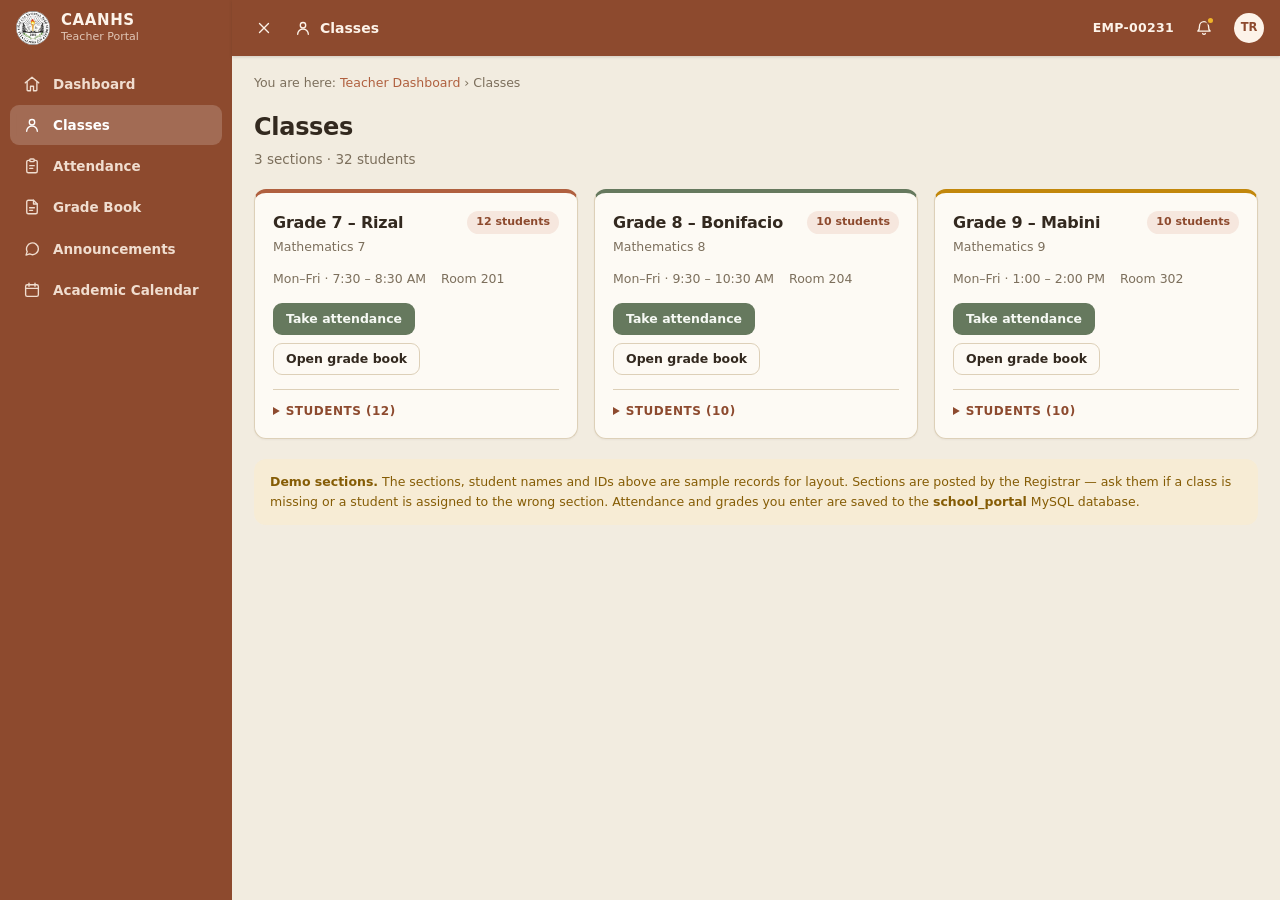
<file: TeacherClasses.html>
<!DOCTYPE html>
<html lang="en">
<head>
<meta charset="UTF-8">
<meta name="viewport" content="width=device-width, initial-scale=1">
<title>Classes — Teacher Portal</title>

<link rel="stylesheet" href="css/theme.css">
<link rel="stylesheet" href="css/portal.css?v=3">
<link rel="stylesheet" href="css/teacher.css?v=4">

<script defer src="js/portal.js?v=4"></script>
<script defer src="js/store.js?v=3"></script>
<script defer src="js/sync.js?v=1"></script>
<script defer src="js/teacher.js?v=2"></script>
<script defer src="js/teacher-classes.js?v=4"></script>
</head>
<body>

<svg class="sprite" aria-hidden="true" focusable="false">
  <symbol id="i-home" viewBox="0 0 24 24">
    <path d="M3 10.5 12 3l9 7.5"/>
    <path d="M5.5 9.6V20a1 1 0 0 0 1 1H10v-6h4v6h3.5a1 1 0 0 0 1-1V9.6"/>
  </symbol>
  <symbol id="i-user" viewBox="0 0 24 24">
    <circle cx="12" cy="8.2" r="3.6"/>
    <path d="M4.9 20.4a7.1 7.1 0 0 1 14.2 0"/>
  </symbol>
  <symbol id="i-clipboard" viewBox="0 0 24 24">
    <path d="M9 4.5H7a2 2 0 0 0-2 2V19a2 2 0 0 0 2 2h10a2 2 0 0 0 2-2V6.5a2 2 0 0 0-2-2h-2"/>
    <rect x="9" y="2.6" width="6" height="3.6" rx="1.2"/>
    <path d="M9 11.5h6M9 15.2h4"/>
  </symbol>
  <symbol id="i-file" viewBox="0 0 24 24">
    <path d="M14 3H7a2 2 0 0 0-2 2v14a2 2 0 0 0 2 2h10a2 2 0 0 0 2-2V8z"/>
    <path d="M14 3v5h5"/><path d="M8.8 13h6.4M8.8 16.4h4"/>
  </symbol>
  <symbol id="i-chat" viewBox="0 0 24 24">
    <path d="M20.5 11.6a7.9 7.9 0 0 1-11.6 7L4 20.2l1.6-4.7a7.9 7.9 0 1 1 14.9-3.9z"/>
  </symbol>
  <symbol id="i-calendar" viewBox="0 0 24 24">
    <rect x="3.5" y="5" width="17" height="15.5" rx="2.2"/>
    <path d="M3.5 9.9h17"/><path d="M8 3v4M16 3v4"/>
  </symbol>
  <symbol id="i-bell" viewBox="0 0 24 24">
    <path d="M18 9.5a6 6 0 1 0-12 0c0 5-2.2 6.6-2.2 6.6h16.4S18 14.5 18 9.5z"/>
    <path d="M13.8 19.4a2.1 2.1 0 0 1-3.6 0"/>
  </symbol>
  <symbol id="i-x" viewBox="0 0 24 24"><path d="m6 6 12 12M18 6 6 18"/></symbol>
  <symbol id="i-menu" viewBox="0 0 24 24"><path d="M4 7h16M4 12h16M4 17h16"/></symbol>
</svg>

<div class="shell">

  <aside class="sidebar" id="sidebar">
    <div class="sb-brand">
      <div class="sb-logo"><img src="pictures/SchoolLogo.jpg" alt="" width="34" height="34"></div>
      <div>
        <div class="sb-name">CAANHS</div>
        <div class="sb-sub">Teacher Portal</div>
      </div>
    </div>

    <nav class="sb-nav" aria-label="Main" data-teacher="true">
      <a href="TeacherDashboard.html"><svg class="ic"><use href="#i-home"/></svg>Dashboard</a>
      <a href="TeacherClasses.html" aria-current="page"><svg class="ic"><use href="#i-user"/></svg>Classes</a>
      <a href="TeacherAttendance.html"><svg class="ic"><use href="#i-clipboard"/></svg>Attendance</a>
      <a href="TeacherGrades.html"><svg class="ic"><use href="#i-file"/></svg>Grade Book</a>
      <a href="TeacherAnnouncements.html"><svg class="ic"><use href="#i-chat"/></svg>Announcements</a>
      <a href="Calendar.html"><svg class="ic"><use href="#i-calendar"/></svg>Academic Calendar</a>
    </nav>
  </aside>

  <div class="main">

    <header class="topbar">
      <button class="icon-btn" id="navToggle" type="button"
              aria-controls="sidebar" aria-expanded="true" aria-label="Hide menu">
        <svg class="ic" id="navToggleIcon"><use href="#i-x"/></svg>
      </button>

      <div class="tb-title">
        <svg class="ic"><use href="#i-user"/></svg>
        Classes
      </div>

      <div class="spacer"></div>

      <div class="tb-user" id="tbUser">EMP-00231</div>

      <button class="icon-btn bell" type="button" aria-label="Notifications, 1 unread">
        <svg class="ic"><use href="#i-bell"/></svg>
        <span class="dot" aria-hidden="true"></span>
      </button>

      <div class="tb-avatar" aria-hidden="true">TR</div>
    </header>

    <main class="content">
      <p class="crumb">You are here: <a href="TeacherDashboard.html">Teacher Dashboard</a> &rsaquo; Classes</p>

      <div class="page-head">
        <h1>Classes</h1>
        <p id="classCount">3 sections · 32 students</p>
      </div>

      <section class="class-grid" id="classGrid" aria-label="Sections you manage"></section>

      <!-- =============================================================
           SAMPLE SECTIONS — names and student IDs are placeholders.
           The Registrar posts sections and class lists; replace these
           with the official records before this page is used.
           ============================================================= -->
      <p class="notice">
        <strong>Demo sections.</strong> The sections, student names and IDs above are
        sample records for layout. Sections are posted by the Registrar &mdash; ask them
        if a class is missing or a student is assigned to the wrong section. Attendance
        and grades you enter are saved to the <strong>school_portal</strong> MySQL database.
      </p>
    </main>

  </div>
</div>

<div class="backdrop" id="backdrop"></div>

</body>
</html>
</file>
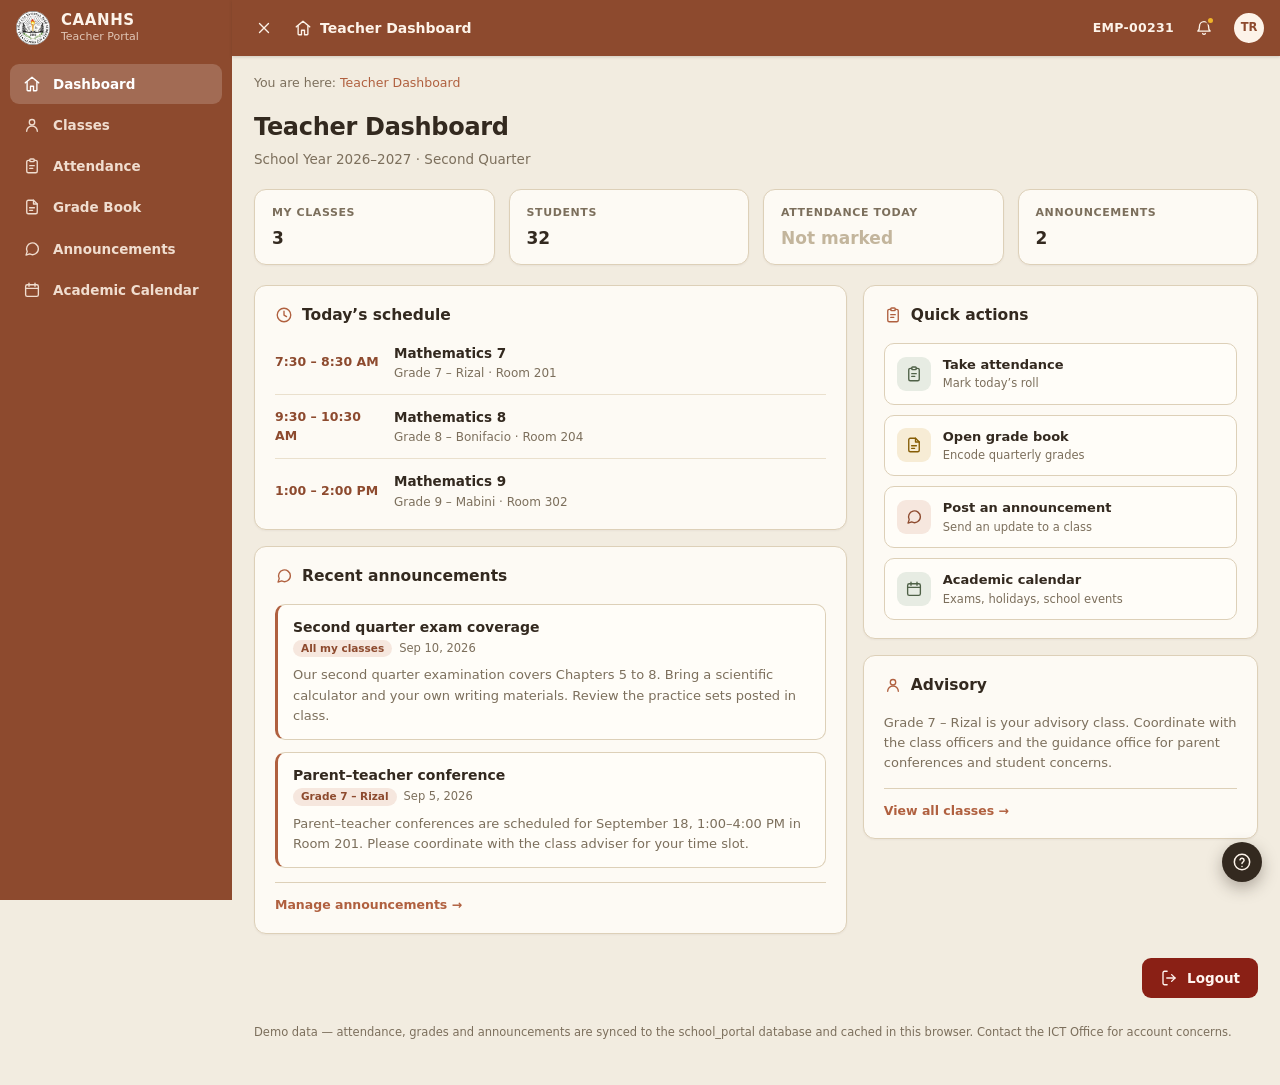
<file: TeacherDashboard.html>
<!DOCTYPE html>
<html lang="en">
<head>
<meta charset="UTF-8">
<meta name="viewport" content="width=device-width, initial-scale=1">
<title>Teacher Dashboard — School Portal</title>

<!-- theme.css (tokens) → portal.css (sidebar + top bar) → teacher.css -->
<link rel="stylesheet" href="css/theme.css">
<link rel="stylesheet" href="css/portal.css?v=3">
<link rel="stylesheet" href="css/teacher.css?v=4">

<!-- defer keeps the scripts in order: shell → shared data → page -->
<script defer src="js/portal.js?v=4"></script>
<script defer src="js/store.js?v=3"></script>
<script defer src="js/sync.js?v=1"></script>
<script defer src="js/teacher.js?v=2"></script>
</head>
<body>

<!-- Icon sprite. Inline because <use href="#id"> only resolves ids in the
     same document, and an external .svg can't be fetched over file://. -->
<svg class="sprite" aria-hidden="true" focusable="false">
  <symbol id="i-home" viewBox="0 0 24 24">
    <path d="M3 10.5 12 3l9 7.5"/>
    <path d="M5.5 9.6V20a1 1 0 0 0 1 1H10v-6h4v6h3.5a1 1 0 0 0 1-1V9.6"/>
  </symbol>
  <symbol id="i-user" viewBox="0 0 24 24">
    <circle cx="12" cy="8.2" r="3.6"/>
    <path d="M4.9 20.4a7.1 7.1 0 0 1 14.2 0"/>
  </symbol>
  <symbol id="i-clipboard" viewBox="0 0 24 24">
    <path d="M9 4.5H7a2 2 0 0 0-2 2V19a2 2 0 0 0 2 2h10a2 2 0 0 0 2-2V6.5a2 2 0 0 0-2-2h-2"/>
    <rect x="9" y="2.6" width="6" height="3.6" rx="1.2"/>
    <path d="M9 11.5h6M9 15.2h4"/>
  </symbol>
  <symbol id="i-file" viewBox="0 0 24 24">
    <path d="M14 3H7a2 2 0 0 0-2 2v14a2 2 0 0 0 2 2h10a2 2 0 0 0 2-2V8z"/>
    <path d="M14 3v5h5"/><path d="M8.8 13h6.4M8.8 16.4h4"/>
  </symbol>
  <symbol id="i-chat" viewBox="0 0 24 24">
    <path d="M20.5 11.6a7.9 7.9 0 0 1-11.6 7L4 20.2l1.6-4.7a7.9 7.9 0 1 1 14.9-3.9z"/>
  </symbol>
  <symbol id="i-calendar" viewBox="0 0 24 24">
    <rect x="3.5" y="5" width="17" height="15.5" rx="2.2"/>
    <path d="M3.5 9.9h17"/><path d="M8 3v4M16 3v4"/>
  </symbol>
  <symbol id="i-clock" viewBox="0 0 24 24">
    <circle cx="12" cy="12" r="9"/>
    <path d="M12 7v5.2l3.4 2"/>
  </symbol>
  <symbol id="i-bell" viewBox="0 0 24 24">
    <path d="M18 9.5a6 6 0 1 0-12 0c0 5-2.2 6.6-2.2 6.6h16.4S18 14.5 18 9.5z"/>
    <path d="M13.8 19.4a2.1 2.1 0 0 1-3.6 0"/>
  </symbol>
  <symbol id="i-x" viewBox="0 0 24 24"><path d="m6 6 12 12M18 6 6 18"/></symbol>
  <symbol id="i-menu" viewBox="0 0 24 24"><path d="M4 7h16M4 12h16M4 17h16"/></symbol>
  <symbol id="i-logout" viewBox="0 0 24 24">
    <path d="M9.5 21H6a2 2 0 0 1-2-2V5a2 2 0 0 1 2-2h3.5"/>
    <path d="m15.5 16.5 4.5-4.5-4.5-4.5"/><path d="M20 12H9"/>
  </symbol>
  <symbol id="i-help" viewBox="0 0 24 24">
    <circle cx="12" cy="12" r="9.2"/>
    <path d="M9.6 9.4a2.5 2.5 0 0 1 4.9.6c0 1.7-2.5 2.2-2.5 3.9"/>
    <path d="M12 17.5h.01"/>
  </symbol>
</svg>

<div class="shell">

  <aside class="sidebar" id="sidebar">
    <div class="sb-brand">
      <div class="sb-logo">
        <img src="pictures/SchoolLogo.jpg" alt="" width="34" height="34">
      </div>
      <div>
        <div class="sb-name">CAANHS</div>
        <div class="sb-sub">Teacher Portal</div>
      </div>
    </div>

    <nav class="sb-nav" aria-label="Main" data-teacher="true">
      <a href="TeacherDashboard.html" aria-current="page"><svg class="ic"><use href="#i-home"/></svg>Dashboard</a>
      <a href="TeacherClasses.html"><svg class="ic"><use href="#i-user"/></svg>Classes</a>
      <a href="TeacherAttendance.html"><svg class="ic"><use href="#i-clipboard"/></svg>Attendance</a>
      <a href="TeacherGrades.html"><svg class="ic"><use href="#i-file"/></svg>Grade Book</a>
      <a href="TeacherAnnouncements.html"><svg class="ic"><use href="#i-chat"/></svg>Announcements</a>
      <a href="Calendar.html"><svg class="ic"><use href="#i-calendar"/></svg>Academic Calendar</a>
    </nav>
  </aside>

  <div class="main">

    <header class="topbar">
      <button class="icon-btn" id="navToggle" type="button"
              aria-controls="sidebar" aria-expanded="true" aria-label="Hide menu">
        <svg class="ic" id="navToggleIcon"><use href="#i-x"/></svg>
      </button>

      <div class="tb-title">
        <svg class="ic"><use href="#i-home"/></svg>
        Teacher Dashboard
      </div>

      <div class="spacer"></div>

      <div class="tb-user" id="tbUser">EMP-00231</div>

      <button class="icon-btn bell" type="button" aria-label="Notifications, 1 unread">
        <svg class="ic"><use href="#i-bell"/></svg>
        <span class="dot" aria-hidden="true"></span>
      </button>

      <div class="tb-avatar" aria-hidden="true">TR</div>
    </header>

    <main class="content">
      <p class="crumb">You are here: <a href="TeacherDashboard.html">Teacher Dashboard</a></p>

      <div class="page-head">
        <h1>Teacher Dashboard</h1>
        <p>School Year 2026&ndash;2027 &middot; Second Quarter</p>
      </div>

      <section class="summary" aria-label="At a glance">
        <div class="summary-item">
          <div class="k">My classes</div>
          <div class="v" id="statClasses">3</div>
        </div>
        <div class="summary-item">
          <div class="k">Students</div>
          <div class="v" id="statStudents">32</div>
        </div>
        <div class="summary-item">
          <div class="k">Attendance today</div>
          <div class="v pending" id="statAttendance">Not marked</div>
        </div>
        <div class="summary-item">
          <div class="k">Announcements</div>
          <div class="v" id="statAnnouncements">2</div>
        </div>
      </section>

      <div class="dash-grid">
        <div class="stack">

          <section class="card">
            <div class="card-head">
              <svg class="ic"><use href="#i-clock"/></svg>
              <h2>Today&rsquo;s schedule</h2>
            </div>
            <div class="schedule" id="scheduleList"></div>
          </section>

          <section class="card">
            <div class="card-head">
              <svg class="ic"><use href="#i-chat"/></svg>
              <h2>Recent announcements</h2>
            </div>
            <div class="ann-list" id="recentAnnouncements"></div>
            <p class="card-foot"><a href="TeacherAnnouncements.html">Manage announcements &rarr;</a></p>
          </section>

        </div>

        <aside class="stack" aria-label="Shortcuts">

          <section class="card">
            <div class="card-head">
              <svg class="ic"><use href="#i-clipboard"/></svg>
              <h2>Quick actions</h2>
            </div>

            <div class="quick-grid">
              <a class="quick" href="TeacherAttendance.html">
                <span class="quick-ico ico-sage" aria-hidden="true"><svg class="ic"><use href="#i-clipboard"/></svg></span>
                <span><span class="t">Take attendance</span><span class="s">Mark today&rsquo;s roll</span></span>
              </a>

              <a class="quick" href="TeacherGrades.html">
                <span class="quick-ico ico-gold" aria-hidden="true"><svg class="ic"><use href="#i-file"/></svg></span>
                <span><span class="t">Open grade book</span><span class="s">Encode quarterly grades</span></span>
              </a>

              <a class="quick" href="TeacherAnnouncements.html">
                <span class="quick-ico ico-brand" aria-hidden="true"><svg class="ic"><use href="#i-chat"/></svg></span>
                <span><span class="t">Post an announcement</span><span class="s">Send an update to a class</span></span>
              </a>

              <a class="quick" href="Calendar.html">
                <span class="quick-ico ico-sage" aria-hidden="true"><svg class="ic"><use href="#i-calendar"/></svg></span>
                <span><span class="t">Academic calendar</span><span class="s">Exams, holidays, school events</span></span>
              </a>
            </div>
          </section>

          <section class="card">
            <div class="card-head">
              <svg class="ic"><use href="#i-user"/></svg>
              <h2>Advisory</h2>
            </div>
            <p class="card-note">Grade 7 &ndash; Rizal is your advisory class.
               Coordinate with the class officers and the guidance office for parent
               conferences and student concerns.</p>
            <p class="card-foot"><a href="TeacherClasses.html">View all classes &rarr;</a></p>
          </section>

        </aside>
      </div>

      <div class="logout-row">
        <button class="logout" id="signout" type="button">
          <svg class="ic"><use href="#i-logout"/></svg>
          Logout
        </button>
      </div>

      <p class="disclaimer">Demo data &mdash; attendance, grades and announcements are synced to
         the school_portal database and cached in this browser. Contact the ICT Office
         for account concerns.</p>
    </main>

  </div>
</div>

<div class="backdrop" id="backdrop"></div>

<button class="help" type="button" aria-label="Help">
  <svg class="ic"><use href="#i-help"/></svg>
</button>

</body>
</html>
</file>
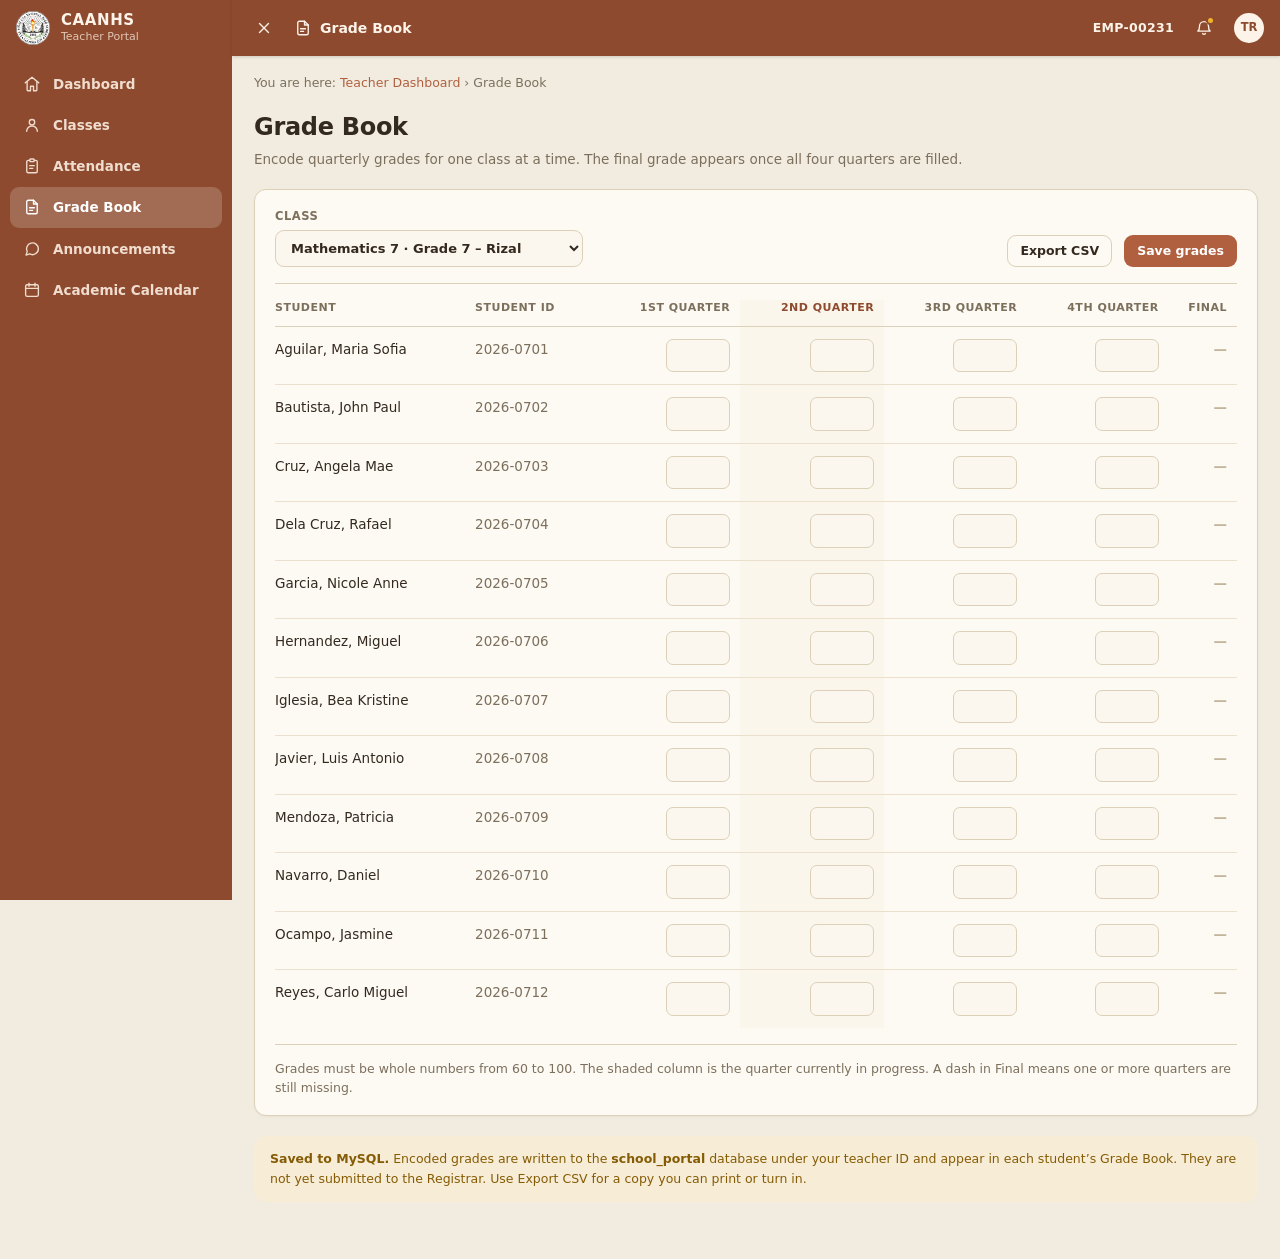
<file: TeacherGrades.html>
<!DOCTYPE html>
<html lang="en">
<head>
<meta charset="UTF-8">
<meta name="viewport" content="width=device-width, initial-scale=1">
<title>Grade Book — Teacher Portal</title>

<link rel="stylesheet" href="css/theme.css">
<link rel="stylesheet" href="css/portal.css?v=3">
<link rel="stylesheet" href="css/teacher.css?v=4">

<script defer src="js/portal.js?v=4"></script>
<script defer src="js/store.js?v=3"></script>
<script defer src="js/sync.js?v=1"></script>
<script defer src="js/teacher.js?v=2"></script>
<script defer src="js/teacher-grades.js?v=2"></script>
</head>
<body>

<svg class="sprite" aria-hidden="true" focusable="false">
  <symbol id="i-home" viewBox="0 0 24 24">
    <path d="M3 10.5 12 3l9 7.5"/>
    <path d="M5.5 9.6V20a1 1 0 0 0 1 1H10v-6h4v6h3.5a1 1 0 0 0 1-1V9.6"/>
  </symbol>
  <symbol id="i-user" viewBox="0 0 24 24">
    <circle cx="12" cy="8.2" r="3.6"/>
    <path d="M4.9 20.4a7.1 7.1 0 0 1 14.2 0"/>
  </symbol>
  <symbol id="i-clipboard" viewBox="0 0 24 24">
    <path d="M9 4.5H7a2 2 0 0 0-2 2V19a2 2 0 0 0 2 2h10a2 2 0 0 0 2-2V6.5a2 2 0 0 0-2-2h-2"/>
    <rect x="9" y="2.6" width="6" height="3.6" rx="1.2"/>
    <path d="M9 11.5h6M9 15.2h4"/>
  </symbol>
  <symbol id="i-file" viewBox="0 0 24 24">
    <path d="M14 3H7a2 2 0 0 0-2 2v14a2 2 0 0 0 2 2h10a2 2 0 0 0 2-2V8z"/>
    <path d="M14 3v5h5"/><path d="M8.8 13h6.4M8.8 16.4h4"/>
  </symbol>
  <symbol id="i-chat" viewBox="0 0 24 24">
    <path d="M20.5 11.6a7.9 7.9 0 0 1-11.6 7L4 20.2l1.6-4.7a7.9 7.9 0 1 1 14.9-3.9z"/>
  </symbol>
  <symbol id="i-calendar" viewBox="0 0 24 24">
    <rect x="3.5" y="5" width="17" height="15.5" rx="2.2"/>
    <path d="M3.5 9.9h17"/><path d="M8 3v4M16 3v4"/>
  </symbol>
  <symbol id="i-bell" viewBox="0 0 24 24">
    <path d="M18 9.5a6 6 0 1 0-12 0c0 5-2.2 6.6-2.2 6.6h16.4S18 14.5 18 9.5z"/>
    <path d="M13.8 19.4a2.1 2.1 0 0 1-3.6 0"/>
  </symbol>
  <symbol id="i-x" viewBox="0 0 24 24"><path d="m6 6 12 12M18 6 6 18"/></symbol>
  <symbol id="i-menu" viewBox="0 0 24 24"><path d="M4 7h16M4 12h16M4 17h16"/></symbol>
</svg>

<div class="shell">

  <aside class="sidebar" id="sidebar">
    <div class="sb-brand">
      <div class="sb-logo"><img src="pictures/SchoolLogo.jpg" alt="" width="34" height="34"></div>
      <div>
        <div class="sb-name">CAANHS</div>
        <div class="sb-sub">Teacher Portal</div>
      </div>
    </div>

    <nav class="sb-nav" aria-label="Main" data-teacher="true">
      <a href="TeacherDashboard.html"><svg class="ic"><use href="#i-home"/></svg>Dashboard</a>
      <a href="TeacherClasses.html"><svg class="ic"><use href="#i-user"/></svg>Classes</a>
      <a href="TeacherAttendance.html"><svg class="ic"><use href="#i-clipboard"/></svg>Attendance</a>
      <a href="TeacherGrades.html" aria-current="page"><svg class="ic"><use href="#i-file"/></svg>Grade Book</a>
      <a href="TeacherAnnouncements.html"><svg class="ic"><use href="#i-chat"/></svg>Announcements</a>
      <a href="Calendar.html"><svg class="ic"><use href="#i-calendar"/></svg>Academic Calendar</a>
    </nav>
  </aside>

  <div class="main">

    <header class="topbar">
      <button class="icon-btn" id="navToggle" type="button"
              aria-controls="sidebar" aria-expanded="true" aria-label="Hide menu">
        <svg class="ic" id="navToggleIcon"><use href="#i-x"/></svg>
      </button>

      <div class="tb-title">
        <svg class="ic"><use href="#i-file"/></svg>
        Grade Book
      </div>

      <div class="spacer"></div>

      <div class="tb-user" id="tbUser">EMP-00231</div>

      <button class="icon-btn bell" type="button" aria-label="Notifications, 1 unread">
        <svg class="ic"><use href="#i-bell"/></svg>
        <span class="dot" aria-hidden="true"></span>
      </button>

      <div class="tb-avatar" aria-hidden="true">TR</div>
    </header>

    <main class="content">
      <p class="crumb">You are here: <a href="TeacherDashboard.html">Teacher Dashboard</a> &rsaquo; Grade Book</p>

      <div class="page-head">
        <h1>Grade Book</h1>
        <p>Encode quarterly grades for one class at a time. The final grade appears
           once all four quarters are filled.</p>
      </div>

      <section class="card">
        <div class="toolbar">
          <div class="field-inline">
            <label for="classSelect">Class</label>
            <select id="classSelect" class="control"></select>
          </div>

          <div class="toolbar-spacer"></div>

          <span class="status" id="gradeStatus" role="status"></span>
          <button class="btn btn-ghost btn-sm" id="exportCsv" type="button">Export CSV</button>
          <button class="btn btn-primary btn-sm" id="saveGrades" type="button">Save grades</button>
        </div>

        <div class="table-scroll">
          <table class="grade-table">
            <caption class="sr-only" style="position:absolute;left:-9999px">
              Quarterly grades for the selected class
            </caption>
            <thead>
              <tr>
                <th scope="col">Student</th>
                <th scope="col">Student ID</th>
                <th scope="col">1st Quarter</th>
                <th scope="col" class="cur">2nd Quarter</th>
                <th scope="col">3rd Quarter</th>
                <th scope="col">4th Quarter</th>
                <th scope="col">Final</th>
              </tr>
            </thead>
            <tbody id="gradeBody"></tbody>
          </table>
        </div>

        <p class="grades-foot">
          Grades must be whole numbers from 60 to 100. The shaded column is the
          quarter currently in progress. A dash in Final means one or more quarters
          are still missing.
        </p>
      </section>

      <!-- =============================================================
           SAMPLE GRADE BOOK — the class list is demo data. Entries are
           saved to the school_portal MySQL database under your teacher
           ID, and are mirrored in this browser as a cache.
           ============================================================= -->
      <p class="notice">
        <strong>Saved to MySQL.</strong> Encoded grades are written to the
        <strong>school_portal</strong> database under your teacher ID and appear in
        each student&rsquo;s Grade Book. They are not yet submitted to the Registrar.
        Use Export CSV for a copy you can print or turn in.
      </p>
    </main>

  </div>
</div>

<div class="backdrop" id="backdrop"></div>

</body>
</html>
</file>
<file: css/theme.css>
/* ------------------------------------------------------------------
   theme.css — shared design tokens + base styles.
   Linked by EVERY page before its own stylesheet, so page rules win.
   Palette sampled from pictures/schoolpic.jpg.
   Change a colour here and both pages follow.
   ------------------------------------------------------------------ */

:root {
  --bg: #f2ece0;          /* cream walls */
  --card: #fdfaf4;        /* sunlit plaster */
  --ink: #33291f;         /* dark wood trim */
  --muted: #7c6f5c;       /* weathered sandstone */
  --line: #ddd0b8;        /* brick mortar */
  --brand: #b0603f;       /* terracotta roof tile */
  --brand-dark: #8d4a2e;  /* roof in shadow */
  --brand-soft: #f6e7de;  /* tile highlight */
  --sage: #66795e;        /* mango tree */
  --danger: #8a2015;      /* entrance awning */
  --focus: #dda98c;
}

* { box-sizing: border-box; }

body {
  margin: 0;
  min-height: 100vh;
  background: var(--bg);
  font-family: "Segoe UI", system-ui, -apple-system, Roboto, Arial, sans-serif;
  color: var(--ink);
}

a { color: var(--brand); text-decoration: none; }
a:hover { text-decoration: underline; }

/* ---------- shared components ----------
   Used by more than one page, so they live here rather than being
   duplicated in each page stylesheet. */

/* icons: size + stroke; colour is inherited from the parent element */
.ic {
  width: 18px; height: 18px; flex: none;
  fill: none;
  stroke: currentColor;
  stroke-width: 1.8;
  stroke-linecap: round;
  stroke-linejoin: round;
}

/* holds the page's icon <symbol> definitions; never rendered itself */
.sprite { position: absolute; width: 0; height: 0; overflow: hidden; }

/* floating help button, pinned bottom-right */
.help {
  position: fixed;
  right: 18px; bottom: 18px;
  z-index: 30;
  width: 40px; height: 40px;
  display: grid; place-items: center;
  border: 0;
  border-radius: 50%;
  background: var(--ink);
  color: #fdf3e9;
  cursor: pointer;
  box-shadow: 0 6px 16px rgba(51, 41, 31, .35);
}

.help .ic { width: 20px; height: 20px; }
</file>
<file: css/home.css>
/* ------------------------------------------------------------------
   home.css — styles for index.html (the landing page) only.
   Loaded AFTER css/theme.css, which supplies the colour tokens
   (--bg, --brand, --ink …) used throughout this file.
   ------------------------------------------------------------------ */

:root {
  --radius: 14px;
  --shell: #8d4a2e;

  /* accent tints, all within the warm palette */
  --sage-bg: #e7ece3;  --sage-ink: #4f6147;
  --gold-bg: #f7ecd5;  --gold-ink: #855c05;
}

body { font-size: 15px; line-height: 1.6; }

:focus-visible { outline: 2px solid var(--brand); outline-offset: 2px; }

/* ---------- buttons ---------- */
.btn {
  display: inline-flex;
  align-items: center;
  justify-content: center;
  gap: 8px;
  padding: 9px 16px;
  font: inherit;
  font-size: 13.5px;
  font-weight: 650;
  border-radius: 9px;
  border: 1px solid transparent;
  cursor: pointer;
  transition: background .15s, border-color .15s, color .15s;
}

.btn:hover { text-decoration: none; }

.btn-primary { background: var(--brand); color: #fff; }
.btn-primary:hover { background: var(--brand-dark); }

.btn-lg { padding: 13px 24px; font-size: 15px; border-radius: 10px; }

/* for use over the hero photo */
.btn-ghost {
  background: rgba(253, 246, 236, .12);
  border-color: rgba(253, 246, 236, .45);
  color: #fdf6ec;
}

.btn-ghost:hover { background: rgba(253, 246, 236, .22); }

/* enrollment gets the sage accent, so it reads apart from terracotta sign-in */
.btn-sage { background: var(--sage); color: #f6f9f4; }
.btn-sage:hover { background: #55664e; }

/* ---------- top bar ---------- */
.topbar {
  position: sticky;
  top: 0;
  z-index: 20;
  display: flex;
  align-items: center;
  gap: 18px;
  padding: 10px 22px;
  background: rgba(253, 250, 244, .93);
  -webkit-backdrop-filter: blur(8px);
  backdrop-filter: blur(8px);
  border-bottom: 1px solid var(--line);
}

.brand {
  display: flex;
  align-items: center;
  gap: 10px;
  flex: none;
  color: inherit;
}

.brand:hover { text-decoration: none; }

/* the seal is a circle in a square JPG — clip the white corners off */
.seal {
  width: 38px; height: 38px; flex: none;
  border-radius: 50%;
  overflow: hidden;
  background: #fff;
  border: 1px solid var(--line);
}

.seal img { display: block; width: 100%; height: 100%; object-fit: cover; }

/* these are spans inside the brand link, so they need to be told to stack */
.brand-name {
  display: block;
  font-size: 15px;
  font-weight: 700;
  letter-spacing: .6px;
  line-height: 1.2;
}

.brand-sub {
  display: block;
  font-size: 11.5px;
  color: var(--sage);
  line-height: 1.2;
}

.topbar nav { display: flex; gap: 4px; flex-wrap: wrap; }

.topbar nav a {
  padding: 6px 11px;
  border-radius: 8px;
  font-size: 13px;
  font-weight: 600;
  color: var(--muted);
}

.topbar nav a:hover { background: var(--brand-soft); color: var(--brand-dark); text-decoration: none; }

.spacer { flex: 1 1 auto; }

/* ---------- hero ---------- */
.hero {
  position: relative;
  overflow: hidden;
  padding: 66px 22px 78px;
  text-align: center;
  color: #fdf6ec;
  background: url("../pictures/schoolpic.jpg") center 38% / cover no-repeat var(--brand-dark);
}

.hero::after {
  content: "";
  position: absolute;
  inset: 0;
  background: linear-gradient(178deg,
    rgba(38, 30, 22, .70) 0%,
    rgba(51, 41, 31, .74) 52%,
    rgba(51, 41, 31, .88) 100%);
}

.hero-inner { position: relative; z-index: 1; max-width: 720px; margin: 0 auto; }

/* white disc so the seal reads as a deliberate badge, not a pasted square */
.hero-seal {
  width: 104px; height: 104px;
  margin: 0 auto 22px;
  border-radius: 50%;
  overflow: hidden;
  background: #fff;
  box-shadow: 0 10px 26px rgba(20, 14, 9, .45);
}

.hero-seal img { display: block; width: 100%; height: 100%; object-fit: cover; }

.eyebrow {
  display: inline-block;
  margin-bottom: 14px;
  padding: 4px 12px;
  border-radius: 999px;
  background: rgba(253, 246, 236, .16);
  border: 1px solid rgba(253, 246, 236, .3);
  font-size: 11.5px;
  font-weight: 650;
  letter-spacing: .4px;
}

.hero h1 {
  margin: 0 0 10px;
  font-size: 40px;
  font-weight: 700;
  letter-spacing: -.5px;
  line-height: 1.15;
}

.hero .portal-line {
  margin: 0 0 16px;
  font-size: 17px;
  font-weight: 620;
  color: #e9c9ae;
  letter-spacing: .3px;
}

.hero .lede {
  margin: 0 auto 28px;
  max-width: 560px;
  font-size: 15px;
  color: #e6d8c6;
}

.cta-row {
  display: flex;
  flex-wrap: wrap;
  justify-content: center;
  gap: 12px;
}

.session-note { margin: 18px 0 0; font-size: 12.5px; color: #d8c6b0; }

/* ---------- sections ---------- */
/* scroll-margin keeps an anchored section clear of the sticky top bar, so
   links like index.html#about (from the login page) don't land with the
   heading tucked underneath it */
.section { max-width: 1100px; margin: 0 auto; padding: 58px 22px 0; scroll-margin-top: 82px; }

@media (prefers-reduced-motion: no-preference) {
  html { scroll-behavior: smooth; }
}

.section-head { max-width: 640px; margin-bottom: 30px; }

.section-head h2 { margin: 0 0 8px; font-size: 25px; font-weight: 680; letter-spacing: -.3px; }

.section-head p { margin: 0; font-size: 14.5px; color: var(--muted); }

/* a sub-heading inside a section, e.g. Core values under Mission & Vision */
.section-head.sub { margin: 42px 0 0; }
.section-head.sub h2 { font-size: 20px; }

/* a tinted band, so the page has rhythm instead of one flat cream run */
.band { background: var(--brand-soft); border-block: 1px solid #ecd8cb; margin-top: 58px; scroll-margin-top: 82px; }

.band-inner { max-width: 1100px; margin: 0 auto; padding: 54px 22px; }

.band .section-head { margin-bottom: 26px; }

/* ---------- about ---------- */
.about {
  display: grid;
  grid-template-columns: 1.2fr 1fr;
  gap: 36px;
  align-items: center;
}

.about p { margin: 0 0 15px; font-size: 14.5px; color: var(--muted); }
.about p:last-child { margin-bottom: 0; }
.about strong { color: var(--ink); font-weight: 650; }

.about-photo {
  border-radius: var(--radius);
  overflow: hidden;
  border: 1px solid var(--line);
  box-shadow: 0 12px 28px rgba(51, 41, 31, .18);
  aspect-ratio: 4 / 3;
}

.about-photo img { display: block; width: 100%; height: 100%; object-fit: cover; }

/* quick facts strip */
.facts {
  display: grid;
  grid-template-columns: repeat(auto-fit, minmax(160px, 1fr));
  gap: 16px;
  margin-top: 34px;
}

.fact {
  background: var(--card);
  border: 1px solid var(--line);
  border-radius: var(--radius);
  padding: 16px 18px;
  box-shadow: 0 1px 2px rgba(51, 41, 31, .05);
}

.fact .k {
  font-size: 11px;
  font-weight: 700;
  text-transform: uppercase;
  letter-spacing: .6px;
  color: var(--muted);
}

.fact .v { margin-top: 5px; font-size: 17px; font-weight: 680; line-height: 1.3; }

/* ---------- mission & vision ---------- */
.mv {
  display: grid;
  grid-template-columns: repeat(auto-fit, minmax(300px, 1fr));
  gap: 20px;
}

.mv-card {
  background: var(--card);
  border: 1px solid var(--line);
  border-top: 4px solid var(--brand);
  border-radius: var(--radius);
  padding: 28px 26px;
  box-shadow: 0 1px 2px rgba(51, 41, 31, .05);
}

.mv-card.vision { border-top-color: var(--sage); }

.mv-ico {
  width: 44px; height: 44px;
  margin-bottom: 16px;
  border-radius: 12px;
  display: grid;
  place-items: center;
}

.mv-ico .ic { width: 22px; height: 22px; }
.mv-card.mission .mv-ico { background: var(--brand-soft); color: var(--brand-dark); }
.mv-card.vision .mv-ico { background: var(--sage-bg); color: var(--sage-ink); }

.mv-card h3 {
  margin: 0 0 6px;
  font-size: 12px;
  font-weight: 700;
  text-transform: uppercase;
  letter-spacing: .9px;
  color: var(--brand-dark);
}

.mv-card.vision h3 { color: var(--sage-ink); }

.mv-card .mv-statement {
  margin: 0 0 14px;
  font-size: 18px;
  font-weight: 650;
  line-height: 1.4;
  letter-spacing: -.2px;
}

.mv-card p { margin: 0; font-size: 14px; color: var(--muted); line-height: 1.7; }

/* ---------- core values ---------- */
.values {
  display: grid;
  grid-template-columns: repeat(auto-fit, minmax(190px, 1fr));
  gap: 16px;
  margin-top: 20px;
}

.value {
  background: var(--card);
  border: 1px solid var(--line);
  border-radius: var(--radius);
  padding: 20px 18px;
  text-align: center;
  box-shadow: 0 1px 2px rgba(51, 41, 31, .05);
}

.value .fil { font-size: 16px; font-weight: 700; color: var(--brand-dark); }
.value .en { margin-top: 4px; font-size: 12.5px; color: var(--muted); }

/* ---------- online enrollment ---------- */
.enroll {
  display: grid;
  grid-template-columns: 1.45fr 1fr;
  gap: 20px;
  align-items: start;
}

.enroll-main {
  background: var(--card);
  border: 1px solid var(--line);
  border-top: 4px solid var(--sage);
  border-radius: var(--radius);
  padding: 28px 26px;
  box-shadow: 0 1px 2px rgba(51, 41, 31, .05);
}

.pill {
  display: inline-block;
  margin-bottom: 14px;
  padding: 4px 11px;
  border-radius: 999px;
  background: var(--sage-bg);
  color: var(--sage-ink);
  font-size: 11px;
  font-weight: 700;
  letter-spacing: .6px;
  text-transform: uppercase;
}

.enroll-main h3 { margin: 0 0 18px; font-size: 18px; font-weight: 680; }

/* numbered steps, drawn with a CSS counter so the markup stays a plain <ol> */
.steps {
  margin: 0 0 24px;
  padding: 0;
  list-style: none;
  counter-reset: step;
}

.steps li {
  position: relative;
  padding: 0 0 16px 40px;
  font-size: 14px;
  color: var(--muted);
}

.steps li:last-child { padding-bottom: 0; }

.steps li::before {
  counter-increment: step;
  content: counter(step);
  position: absolute;
  left: 0;
  top: -1px;
  width: 26px;
  height: 26px;
  border-radius: 50%;
  background: var(--sage-bg);
  color: var(--sage-ink);
  display: grid;
  place-items: center;
  font-size: 12.5px;
  font-weight: 700;
}

.steps strong { color: var(--ink); font-weight: 650; }

.enroll-note {
  margin: 16px 0 0;
  padding: 11px 14px;
  border-radius: 9px;
  background: var(--gold-bg);
  color: var(--gold-ink);
  font-size: 12.5px;
  line-height: 1.6;
}

.enroll-note strong { font-weight: 700; }

.enroll-side {
  background: var(--card);
  border: 1px solid var(--line);
  border-radius: var(--radius);
  padding: 26px 24px;
  box-shadow: 0 1px 2px rgba(51, 41, 31, .05);
}

.enroll-side h3 {
  margin: 0 0 13px;
  font-size: 11.5px;
  font-weight: 700;
  text-transform: uppercase;
  letter-spacing: .8px;
  color: var(--muted);
}

.enroll-side ul { margin: 0 0 24px; padding: 0; list-style: none; }
.enroll-side ul:last-child { margin-bottom: 0; }

.reqs li {
  position: relative;
  padding: 0 0 9px 20px;
  font-size: 13.5px;
  color: var(--muted);
}

.reqs li:last-child { padding-bottom: 0; }

.reqs li::before {
  content: "";
  position: absolute;
  left: 3px;
  top: 8px;
  width: 6px;
  height: 6px;
  border-radius: 50%;
  background: var(--brand);
}

.dates li {
  display: flex;
  justify-content: space-between;
  gap: 12px;
  padding: 8px 0;
  border-bottom: 1px solid #eae0cd;
  font-size: 13px;
  color: var(--muted);
}

.dates li:last-child { border-bottom: 0; padding-bottom: 0; }

.dates li span:last-child {
  font-weight: 650;
  color: var(--ink);
  white-space: nowrap;
}

/* ---------- feature cards ---------- */
.features {
  display: grid;
  grid-template-columns: repeat(auto-fit, minmax(260px, 1fr));
  gap: 18px;
}

.feature {
  background: var(--card);
  border: 1px solid var(--line);
  border-radius: var(--radius);
  padding: 24px 22px;
  box-shadow: 0 1px 2px rgba(51, 41, 31, .05);
}

.feature-ico {
  width: 46px; height: 46px;
  margin-bottom: 15px;
  border-radius: 12px;
  display: grid;
  place-items: center;
}

.feature-ico .ic { width: 23px; height: 23px; }

.ico-sage  { background: var(--sage-bg);   color: var(--sage-ink); }
.ico-brand { background: var(--brand-soft); color: var(--brand-dark); }
.ico-gold  { background: var(--gold-bg);   color: var(--gold-ink); }

.feature h3 { margin: 0 0 7px; font-size: 16px; font-weight: 650; }
.feature p { margin: 0; font-size: 13.5px; color: var(--muted); }

/* a card that leads somewhere, e.g. Academic calendar → Calendar.html */
.feature-link {
  display: inline-block;
  margin-top: 12px;
  font-size: 13px;
  font-weight: 650;
}

/* ---------- announcements ---------- */
.news {
  background: var(--card);
  border: 1px solid var(--line);
  border-radius: var(--radius);
  padding: 8px 22px;
  box-shadow: 0 1px 2px rgba(51, 41, 31, .05);
}

.news-item {
  display: flex;
  align-items: baseline;
  gap: 16px;
  padding: 18px 0;
  border-bottom: 1px solid #eae0cd;
}

.news-item:last-child { border-bottom: 0; }

.news-when {
  flex: none;
  width: 62px;
  font-size: 11.5px;
  font-weight: 700;
  color: var(--sage);
  text-transform: uppercase;
  letter-spacing: .4px;
}

.news-item h3 { margin: 0 0 3px; font-size: 15px; font-weight: 650; }
.news-item p { margin: 0; font-size: 13.5px; color: var(--muted); }

/* ---------- contact ---------- */
.contact {
  display: grid;
  grid-template-columns: repeat(auto-fit, minmax(240px, 1fr));
  gap: 22px;
  background: var(--card);
  border: 1px solid var(--line);
  border-radius: var(--radius);
  padding: 26px 24px;
  box-shadow: 0 1px 2px rgba(51, 41, 31, .05);
}

.contact h3 { margin: 0 0 6px; font-size: 14.5px; font-weight: 650; }
.contact p { margin: 0; font-size: 13.5px; color: var(--muted); }

/* ---------- footer ---------- */
.foot {
  margin-top: 62px;
  border-top: 1px solid var(--line);
  background: var(--card);
}

.foot-inner {
  max-width: 1100px;
  margin: 0 auto;
  padding: 26px 22px;
  display: flex;
  flex-wrap: wrap;
  align-items: center;
  justify-content: space-between;
  gap: 12px;
  font-size: 12.5px;
  color: var(--muted);
}

.foot-links { display: flex; gap: 18px; flex-wrap: wrap; }

/* ---------- responsive ---------- */
@media (max-width: 860px) {
  .topbar { flex-wrap: wrap; padding: 10px 16px; gap: 10px; }
  .topbar nav { order: 3; width: 100%; }
  .hero { padding: 52px 18px 62px; }
  .hero h1 { font-size: 30px; }
  .hero-seal { width: 88px; height: 88px; }
  .section { padding: 44px 16px 0; }
  .section-head h2 { font-size: 21px; }
  .band { margin-top: 44px; }
  .band-inner { padding: 40px 16px; }
  .about { grid-template-columns: 1fr; gap: 24px; }
  .about-photo { order: -1; }          /* photo leads on narrow screens */
  .enroll { grid-template-columns: 1fr; }
  .news-item { flex-direction: column; gap: 4px; }
  .news-when { width: auto; }
  .foot-inner { padding: 22px 16px; }
}

@media (max-width: 480px) {
  .cta-row .btn { width: 100%; }
  .mv-card { padding: 22px 18px; }
  .mv-card .mv-statement { font-size: 16px; }
}
</file>
<file: css/portal.css>
/* ------------------------------------------------------------------
   portal.css — the signed-in shell: sidebar, top bar, page frame.
   Shared by Dashboard.html and Calendar.html (and any portal page
   added later), so the navigation only exists in one place.

   Load order: theme.css → portal.css → <page>.css
   ------------------------------------------------------------------ */

:root {
  /* chrome: the sidebar + top bar */
  --shell: #8d4a2e;
  --shell-ink: #fdf3e9;
  --shell-dim: #f0ddcf;

  /* accent tints, all within the warm palette */
  --sage-bg: #e7ece3;  --sage-ink: #4f6147;
  --gold-bg: #f7ecd5;  --gold-ink: #855c05;

  --radius: 12px;
  --sb-w: 232px;
}

body {
  font-size: 14px;
  line-height: 1.5;
}

:focus-visible { outline: 2px solid var(--brand); outline-offset: 2px; }
.sidebar :focus-visible,
.topbar :focus-visible { outline: 2px solid #f6d9c4; }

.shell { display: flex; min-height: 100vh; }

/* ---------- sidebar ---------- */
.sidebar {
  width: var(--sb-w);
  flex: none;
  position: sticky;
  top: 0;
  height: 100vh;
  overflow-y: auto;
  display: flex;
  flex-direction: column;
  background: var(--shell);
  color: var(--shell-ink);
  transition: margin-left .22s ease;
}

body.nav-closed .sidebar { margin-left: calc(var(--sb-w) * -1); }

.sb-brand {
  display: flex;
  align-items: center;
  gap: 11px;
  padding: 11px 16px;
  min-height: 56px;
}

/* round frame for the school seal — the seal is already a circle inscribed
   in a square JPG, so a 50% radius only trims the white corners */
.sb-logo {
  width: 34px; height: 34px; flex: none;
  border-radius: 50%;
  overflow: hidden;
  background: #fff;
}

.sb-logo img {
  display: block;
  width: 100%;
  height: 100%;
  object-fit: cover;
}

/* short acronym, so it can carry a touch more size and tracking */
.sb-name {
  font-size: 15px;
  font-weight: 700;
  letter-spacing: .6px;
  line-height: 1.2;
  white-space: nowrap;
  overflow: hidden;
  text-overflow: ellipsis;
}

.sb-sub { font-size: 11px; color: var(--shell-dim); opacity: .85; }

.sb-nav { padding: 6px 0 22px; }

.sb-nav a {
  display: flex;
  align-items: center;
  gap: 12px;
  margin: 1px 10px;
  padding: 10px 13px;
  border-radius: 9px;
  font-size: 13.5px;
  font-weight: 600;
  color: var(--shell-dim);
}

.sb-nav a:hover {
  background: rgba(255, 255, 255, .12);
  color: #fff;
  text-decoration: none;
}

.sb-nav a[aria-current="page"] {
  background: rgba(255, 255, 255, .18);
  color: #fff;
}

/* ---------- main column ---------- */
.main { flex: 1 1 auto; min-width: 0; display: flex; flex-direction: column; }

.topbar {
  position: sticky;
  top: 0;
  z-index: 20;
  display: flex;
  align-items: center;
  gap: 14px;
  min-height: 56px;
  padding: 0 16px;
  background: var(--shell);
  color: var(--shell-ink);
  box-shadow: 0 1px 3px rgba(51, 41, 31, .18);
}

.icon-btn {
  display: grid;
  place-items: center;
  padding: 7px;
  border: 0;
  border-radius: 8px;
  background: none;
  color: inherit;
  cursor: pointer;
}

.icon-btn:hover { background: rgba(255, 255, 255, .14); }

.tb-title { display: flex; align-items: center; gap: 8px; font-size: 14px; font-weight: 620; }

.spacer { flex: 1 1 auto; }

.tb-user {
  font-size: 12.5px;
  font-weight: 600;
  letter-spacing: .3px;
  white-space: nowrap;
}

.bell { position: relative; }

.bell .dot {
  position: absolute;
  top: 4px; right: 5px;
  width: 9px; height: 9px;
  border-radius: 50%;
  background: #f0b429;
  border: 2px solid var(--shell);
}

/* ---------- notifications popover ---------- */
.notif-wrap { position: relative; display: flex; }

.notif-panel {
  position: absolute;
  top: calc(100% + 10px);
  right: 0;
  z-index: 30;
  width: 300px;
  max-width: calc(100vw - 32px);
  overflow: hidden;
  background: var(--card);
  color: var(--ink);
  border: 1px solid var(--line);
  border-radius: 12px;
  box-shadow: 0 16px 36px rgba(51, 41, 31, .22);
}

.notif-panel[hidden] { display: none; }

.notif-head {
  display: flex;
  align-items: center;
  justify-content: space-between;
  gap: 10px;
  padding: 12px 14px;
  border-bottom: 1px solid var(--line);
}

.notif-head h2 { margin: 0; font-size: 13.5px; font-weight: 650; }

.notif-close {
  display: grid;
  place-items: center;
  padding: 4px;
  border: 0;
  border-radius: 6px;
  background: none;
  color: var(--muted);
  cursor: pointer;
}

.notif-close:hover { background: #f4ecdd; color: var(--ink); }
.notif-close:focus-visible { outline: 2px solid var(--focus); outline-offset: 1px; }

.notif-empty {
  margin: 0;
  padding: 24px 16px;
  text-align: center;
  font-size: 12.5px;
  color: var(--muted);
}

/* read-only list: there is no delete/dismiss control, by design */
.notif-list {
  margin: 0;
  padding: 0;
  list-style: none;
  max-height: 320px;
  overflow-y: auto;
}

.notif-item { padding: 12px 14px; border-bottom: 1px solid var(--line); }
.notif-item:last-child { border-bottom: 0; }

.notif-title { margin: 0 0 3px; font-size: 13px; font-weight: 650; color: var(--ink); }

.notif-msg {
  margin: 0;
  font-size: 12.5px;
  line-height: 1.5;
  color: var(--muted);
}

.notif-time {
  display: block;
  margin-top: 5px;
  font-size: 11px;
  font-weight: 600;
  color: #a4927a;
}

.notif-foot {
  margin: 0;
  padding: 10px 14px;
  border-top: 1px solid var(--line);
  background: #fbf7ee;
  font-size: 11.5px;
  line-height: 1.45;
  color: var(--muted);
}

@media (max-width: 620px) {
  .notif-panel {
    position: fixed;
    top: 62px;
    left: 16px;
    right: 16px;
    width: auto;
    max-width: none;
  }
}

.tb-avatar {
  width: 30px; height: 30px; flex: none;
  border-radius: 50%;
  background: #fdf3e9;
  color: var(--brand-dark);
  display: grid; place-items: center;
  font-size: 11.5px; font-weight: 700;
}

/* ---------- page frame ---------- */
.content {
  flex: 1 1 auto;
  width: 100%;
  max-width: 1180px;
  padding: 18px 22px 44px;
}

.crumb { margin: 0 0 16px; font-size: 12.5px; color: var(--muted); }

.card {
  background: var(--card);
  border: 1px solid var(--line);
  border-radius: var(--radius);
  padding: 18px 20px;
  box-shadow: 0 1px 2px rgba(51, 41, 31, .05);
}

.card-head {
  display: flex;
  align-items: center;
  gap: 9px;
  margin-bottom: 16px;
  color: var(--brand);
}

.card-head h2 { margin: 0; font-size: 15.5px; font-weight: 650; color: var(--ink); }

/* ---------- page furniture shared by the inner pages ---------- */
/* Calendar.html and Grades.html both open with a title, a strip of headline
   figures, then a bordered table — so those three blocks live here rather
   than being written twice. */

.page-head { margin-bottom: 20px; }

.page-head h1 {
  margin: 0 0 4px;
  font-size: 24px;
  font-weight: 680;
  letter-spacing: -.3px;
}

.page-head p { margin: 0; font-size: 13.5px; color: var(--muted); }

.summary {
  display: grid;
  grid-template-columns: repeat(auto-fit, minmax(150px, 1fr));
  gap: 14px;
  margin-bottom: 20px;
}

.summary-item {
  background: var(--card);
  border: 1px solid var(--line);
  border-radius: var(--radius);
  padding: 15px 17px;
  box-shadow: 0 1px 2px rgba(51, 41, 31, .05);
}

.summary-item .k {
  font-size: 11px;
  font-weight: 700;
  text-transform: uppercase;
  letter-spacing: .6px;
  color: var(--muted);
}

.summary-item .v { margin-top: 5px; font-size: 17px; font-weight: 680; line-height: 1.3; }

/* a placeholder value: em-dash, waiting for a real figure */
.summary-item .v.pending { color: #c3b59c; font-weight: 600; }

.table-scroll { overflow-x: auto; }

table { width: 100%; border-collapse: collapse; }

th {
  text-align: left;
  padding: 0 10px 9px 0;
  border-bottom: 1px solid var(--line);
  font-size: 11px;
  font-weight: 700;
  text-transform: uppercase;
  letter-spacing: .5px;
  color: var(--muted);
  white-space: nowrap;
}

td {
  padding: 12px 10px 12px 0;
  border-bottom: 1px solid #eae0cd;
  font-size: 13.5px;
  vertical-align: top;
}

tbody tr:last-child td { border-bottom: 0; }
tbody tr:hover td { background: #faf4e9; }

.notice {
  margin-top: 20px;
  padding: 13px 16px;
  border-radius: var(--radius);
  background: var(--gold-bg);
  color: var(--gold-ink);
  font-size: 12.5px;
  line-height: 1.6;
}

.notice strong { font-weight: 700; }

.backdrop { display: none; }

/* ---------- responsive: sidebar becomes an overlay ---------- */
@media (max-width: 860px) {
  .sidebar {
    position: fixed;
    inset: 0 auto 0 0;
    z-index: 40;
    margin-left: 0;
    transform: translateX(-100%);
    transition: transform .22s ease;
    box-shadow: 0 0 40px rgba(51, 41, 31, .4);
  }

  body:not(.nav-closed) .sidebar { transform: none; }

  body:not(.nav-closed) .backdrop {
    display: block;
    position: fixed;
    inset: 0;
    z-index: 35;
    background: rgba(51, 41, 31, .45);
  }

  .content { padding: 16px 14px 44px; }
  .topbar { padding: 0 12px; gap: 10px; }
  .tb-user { display: none; }
  .page-head h1 { font-size: 20px; }
}
</file>
<file: css/teacher.css>
/* ------------------------------------------------------------------
   teacher.css — styles shared by the Teacher*.html pages.
   The sidebar, top bar, page heading, summary strip, table base and
   .notice are NOT here — they live in portal.css, which every teacher
   page loads first.

   Load order: theme.css → portal.css → teacher.css
   ------------------------------------------------------------------ */

/* ---------- buttons ---------- */
.btn {
  display: inline-flex;
  align-items: center;
  justify-content: center;
  gap: 8px;
  padding: 9px 16px;
  font: inherit;
  font-size: 13px;
  font-weight: 650;
  line-height: 1.3;
  border-radius: 9px;
  border: 1px solid transparent;
  cursor: pointer;
  transition: background .15s, border-color .15s, color .15s;
}

.btn:hover { text-decoration: none; }

.btn-primary { background: var(--brand); color: #fff; }
.btn-primary:hover { background: var(--brand-dark); }

.btn-sage { background: var(--sage); color: #f6f9f4; }
.btn-sage:hover { background: #55664e; }

.btn-ghost {
  background: var(--card);
  border-color: var(--line);
  color: var(--ink);
}
.btn-ghost:hover { border-color: var(--brand); color: var(--brand-dark); }

.btn-sm { padding: 7px 12px; font-size: 12.5px; }

.btn:focus-visible { outline: 3px solid var(--focus); outline-offset: 2px; }
.btn:disabled { opacity: .55; cursor: not-allowed; }

/* ---------- form controls ---------- */
.control {
  width: 100%;
  padding: 9px 11px;
  font: inherit;
  font-size: 13.5px;
  color: var(--ink);
  background: #fbf7ee;
  border: 1px solid var(--line);
  border-radius: 9px;
  transition: border-color .15s, box-shadow .15s;
}

.control:focus {
  outline: none;
  border-color: var(--brand);
  box-shadow: 0 0 0 3px rgba(221, 169, 140, .38);
  background: #fffdf8;
}

.control[aria-invalid="true"] { border-color: var(--danger); }

textarea.control { resize: vertical; min-height: 110px; line-height: 1.55; }

select.control { cursor: pointer; }

/* ---------- toolbar above a roster ---------- */
.toolbar {
  display: flex;
  flex-wrap: wrap;
  align-items: flex-end;
  gap: 12px;
  margin-bottom: 16px;
  padding-bottom: 16px;
  border-bottom: 1px solid var(--line);
}

.field-inline {
  display: flex;
  flex-direction: column;
  gap: 5px;
  min-width: 0;
  font-size: 11.5px;
  font-weight: 700;
  text-transform: uppercase;
  letter-spacing: .5px;
  color: var(--muted);
}

.field-inline .control {
  min-width: 190px;
  font-size: 13px;
  font-weight: 600;
  text-transform: none;
  letter-spacing: 0;
}

.toolbar-spacer { flex: 1 1 auto; }

/* accent tints for icons inside quick-action cards */
.ico-sage  { background: var(--sage-bg);   color: var(--sage-ink); }
.ico-brand { background: var(--brand-soft); color: var(--brand-dark); }
.ico-gold  { background: var(--gold-bg);   color: var(--gold-ink); }

/* saved / error feedback next to a toolbar button */
.status {
  align-self: center;
  font-size: 12.5px;
  color: var(--muted);
  min-height: 1em;
}

.status.ok { color: var(--sage-ink); }
.status.error { color: var(--danger); }

/* empty states shown when no section is assigned to the teacher yet */
.empty-cell {
  padding: 20px 10px;
  text-align: center;
  color: var(--muted);
  font-size: 13px;
}

.schedule-empty {
  margin: 0;
  padding: 18px 0 6px;
  text-align: center;
  font-size: 12.5px;
  color: var(--muted);
}

/* ---------- class cards ---------- */
.class-grid {
  display: grid;
  grid-template-columns: repeat(auto-fit, minmax(300px, 1fr));
  gap: 16px;
}

.class-card {
  background: var(--card);
  border: 1px solid var(--line);
  border-top: 4px solid var(--brand);
  border-radius: var(--radius);
  padding: 18px 18px 14px;
  box-shadow: 0 1px 2px rgba(51, 41, 31, .05);
}

.class-card:nth-child(2) { border-top-color: var(--sage); }
.class-card:nth-child(3) { border-top-color: #c2870b; }
.class-card:nth-child(4) { border-top-color: #8a6f9e; }

.class-top {
  display: flex;
  justify-content: space-between;
  align-items: flex-start;
  gap: 10px;
}

/* the section leads — it is the list the Registrar posts and the teacher
   manages; the subject taught in that section sits underneath */
.class-section {
  margin: 0;
  font-size: 16px;
  font-weight: 680;
  letter-spacing: -.2px;
}

.class-subject { margin: 3px 0 0; font-size: 12.5px; color: var(--muted); }

.class-count {
  flex: none;
  padding: 3px 9px;
  border-radius: 999px;
  background: var(--brand-soft);
  color: var(--brand-dark);
  font-size: 11px;
  font-weight: 700;
  white-space: nowrap;
}

.class-meta {
  display: flex;
  flex-wrap: wrap;
  gap: 7px 15px;
  margin: 13px 0 0;
  font-size: 12.5px;
  color: var(--muted);
}

.class-meta span { display: inline-flex; align-items: center; gap: 5px; }
.class-meta .ic { width: 14px; height: 14px; }

.class-actions {
  display: flex;
  flex-wrap: wrap;
  gap: 8px;
  margin-top: 14px;
}

/* collapsible class list, so a card stays short until it is opened */
.roster { margin-top: 14px; border-top: 1px solid var(--line); padding-top: 4px; }

.roster summary {
  padding: 8px 0 4px;
  font-size: 12px;
  font-weight: 700;
  text-transform: uppercase;
  letter-spacing: .5px;
  color: var(--brand-dark);
  cursor: pointer;
}

.roster summary:hover { color: var(--brand); }

.roster table { margin-top: 4px; }
.roster th { padding: 0 8px 6px 0; font-size: 10px; }
.roster td { padding: 7px 8px 7px 0; font-size: 12.5px; }
.roster td:last-child, .roster th:last-child { padding-right: 0; text-align: right; }
.roster td.id { color: var(--muted); font-variant-numeric: tabular-nums; white-space: nowrap; }

/* ---------- attendance ---------- */
.att-summary {
  display: flex;
  flex-wrap: wrap;
  gap: 8px;
  margin-bottom: 14px;
}

.att-chip {
  display: inline-flex;
  align-items: center;
  gap: 7px;
  padding: 4px 11px;
  border-radius: 999px;
  background: #f4ecdd;
  color: var(--muted);
  font-size: 11.5px;
  font-weight: 650;
}

.att-chip b { font-weight: 700; color: var(--ink); }
.att-chip.present { background: var(--sage-bg); color: var(--sage-ink); }
.att-chip.late    { background: var(--gold-bg); color: var(--gold-ink); }
.att-chip.absent  { background: #f9e7e2; color: var(--danger); }
.att-chip.excused { background: var(--brand-soft); color: var(--brand-dark); }

/* segmented Present / Late / Absent / Excused control */
.seg {
  display: inline-flex;
  border: 1px solid var(--line);
  border-radius: 8px;
  overflow: hidden;
  background: #fffdf8;
}

.seg label { position: relative; }

.seg input {
  position: absolute;
  width: 1px; height: 1px;
  opacity: 0;
  pointer-events: none;
}

.seg span {
  display: block;
  padding: 5px 10px;
  border-left: 1px solid var(--line);
  color: var(--muted);
  font-size: 11.5px;
  font-weight: 650;
  line-height: 1.4;
  cursor: pointer;
  transition: background .12s, color .12s;
}

.seg label:first-child span { border-left: 0; }
.seg span:hover { background: #f6eee1; }

.seg input:checked + span { color: #fff; }
.seg input[value="present"]:checked + span { background: var(--sage); }
.seg input[value="late"]:checked + span    { background: #b07c0a; }
.seg input[value="absent"]:checked + span  { background: var(--danger); }
.seg input[value="excused"]:checked + span { background: var(--brand); }

.seg input:focus-visible + span {
  outline: 2px solid var(--focus);
  outline-offset: -3px;
}

td.att-name { font-weight: 620; }
td.att-id { color: var(--muted); font-variant-numeric: tabular-nums; white-space: nowrap; }
td.att-actions, th.att-actions { text-align: right; padding-right: 0; }

/* ---------- grade book ---------- */
.grade-table th, .grade-table td { text-align: right; }
.grade-table th:first-child, .grade-table td:first-child,
.grade-table th:nth-child(2), .grade-table td:nth-child(2) { text-align: left; }

.grade-input {
  width: 64px;
  padding: 6px 7px;
  font: inherit;
  font-size: 13px;
  font-weight: 650;
  color: var(--ink);
  text-align: right;
  font-variant-numeric: tabular-nums;
  background: #fbf7ee;
  border: 1px solid var(--line);
  border-radius: 7px;
}

.grade-input:focus {
  outline: none;
  border-color: var(--brand);
  box-shadow: 0 0 0 2px rgba(221, 169, 140, .45);
  background: #fffdf8;
}

.grade-input[aria-invalid="true"] { border-color: var(--danger); background: #fdf1ee; }

td.final { font-weight: 700; font-variant-numeric: tabular-nums; white-space: nowrap; }
td.final .pending { color: #c3b59c; font-weight: 600; }

th.cur, td.cur { background: #fbf6ec; }
th.cur { color: var(--brand-dark); }

.grades-foot {
  margin: 16px 0 0;
  padding-top: 15px;
  border-top: 1px solid var(--line);
  font-size: 12.5px;
  color: var(--muted);
}

/* ---------- announcements ---------- */
.ann-form { display: grid; gap: 14px; }

.form-field { display: flex; flex-direction: column; gap: 6px; }

.form-field label {
  font-size: 11.5px;
  font-weight: 700;
  text-transform: uppercase;
  letter-spacing: .5px;
  color: var(--muted);
}

.form-row {
  display: grid;
  grid-template-columns: 1.4fr 1fr;
  gap: 12px;
}

.form-actions {
  display: flex;
  align-items: center;
  justify-content: flex-end;
  gap: 12px;
  flex-wrap: wrap;
}

.ann-list { display: grid; gap: 12px; }

.ann-item {
  background: #fffdf8;
  border: 1px solid var(--line);
  border-left: 3px solid var(--brand);
  border-radius: 10px;
  padding: 13px 15px;
}

.ann-item.new { border-left-color: var(--sage); }

.ann-head {
  display: flex;
  justify-content: space-between;
  align-items: flex-start;
  gap: 10px;
}

.ann-title { margin: 0; font-size: 14px; font-weight: 680; line-height: 1.35; }

.ann-meta {
  margin-top: 3px;
  font-size: 11.5px;
  color: var(--muted);
}

.ann-audience {
  display: inline-block;
  margin-right: 7px;
  padding: 1px 8px;
  border-radius: 999px;
  background: var(--brand-soft);
  color: var(--brand-dark);
  font-size: 10.5px;
  font-weight: 700;
}

.ann-body {
  margin: 8px 0 0;
  font-size: 13px;
  color: var(--muted);
  line-height: 1.55;
  white-space: pre-wrap;
}

.ann-del {
  flex: none;
  padding: 3px 6px;
  border: 0;
  border-radius: 5px;
  background: none;
  color: var(--danger);
  font: inherit;
  font-size: 11.5px;
  font-weight: 650;
  cursor: pointer;
}

.ann-del:hover { background: #f9e7e2; }

.ann-empty {
  padding: 18px;
  border: 1px dashed var(--line);
  border-radius: 10px;
  color: var(--muted);
  font-size: 13px;
  text-align: center;
}

.card-foot {
  margin: 14px 0 0;
  padding-top: 13px;
  border-top: 1px solid var(--line);
  font-size: 12.5px;
  font-weight: 650;
}

/* plain paragraph inside a card (e.g. the advisory note) */
.card-note { margin: 0; font-size: 13px; color: var(--muted); line-height: 1.55; }

/* ---------- dashboard ---------- */
.dash-grid {
  display: grid;
  grid-template-columns: minmax(0, 1.5fr) minmax(280px, 1fr);
  gap: 16px;
  align-items: start;
}

.stack { display: grid; gap: 16px; }

.schedule-row {
  display: flex;
  align-items: center;
  gap: 14px;
  padding: 12px 0;
  border-bottom: 1px solid #eae0cd;
}

.schedule-row:last-child { border-bottom: 0; padding-bottom: 0; }
.schedule-row:first-child { padding-top: 0; }

.schedule-time {
  flex: none;
  width: 105px;
  font-size: 12.5px;
  font-weight: 650;
  color: var(--brand-dark);
  font-variant-numeric: tabular-nums;
}

.schedule-main { flex: 1 1 auto; min-width: 0; }
.schedule-main .t { font-size: 13.5px; font-weight: 650; }
.schedule-main .s { margin-top: 1px; font-size: 12px; color: var(--muted); }

.quick-grid { display: grid; gap: 10px; }

.quick {
  display: flex;
  align-items: center;
  gap: 12px;
  padding: 11px 12px;
  border: 1px solid var(--line);
  border-radius: 10px;
  color: inherit;
  background: #fffdf8;
  transition: border-color .15s, box-shadow .15s;
}

.quick:hover {
  border-color: var(--brand);
  box-shadow: 0 4px 12px rgba(51, 41, 31, .09);
  text-decoration: none;
}

.quick-ico {
  width: 34px; height: 34px;
  flex: none;
  border-radius: 9px;
  display: grid;
  place-items: center;
}

.quick-ico .ic { width: 18px; height: 18px; }

.quick .t { display: block; font-size: 13px; font-weight: 650; }
.quick .s { display: block; margin-top: 1px; font-size: 11.5px; color: var(--muted); }

/* ---------- logout row (matches the student dashboard) ---------- */
.logout-row { display: flex; justify-content: flex-end; margin-top: 24px; }

.logout {
  display: inline-flex;
  align-items: center;
  gap: 9px;
  padding: 10px 18px;
  font: inherit;
  font-size: 13.5px;
  font-weight: 650;
  color: #fff4ef;
  background: var(--danger);
  border: 0;
  border-radius: 9px;
  cursor: pointer;
  transition: background .15s;
}

.logout:hover { background: #6f1810; }

.disclaimer { margin: 26px 0 0; font-size: 11.5px; color: var(--muted); }

/* ---------- responsive ---------- */
@media (max-width: 940px) {
  .dash-grid { grid-template-columns: 1fr; }
}

@media (max-width: 620px) {
  .form-row { grid-template-columns: 1fr; }
  .toolbar { align-items: stretch; }
  .field-inline .control { min-width: 0; }
  .toolbar-spacer { display: none; }
  .toolbar .btn { flex: 1 1 auto; }
  .schedule-row { align-items: flex-start; flex-direction: column; gap: 3px; }
  .schedule-time { width: auto; }
  .seg span { padding: 5px 7px; font-size: 11px; }
}
</file>
<file: css/admin.css>
/* ------------------------------------------------------------------
   admin.css — page-specific styles for the Admin* pages.
   Loaded after teacher.css, which supplies the buttons, form controls,
   cards, tables and status line, and after portal.css for the shell.
   ------------------------------------------------------------------ */

/* ---------- add-student form ---------- */
.admin-form {
  display: grid;
  grid-template-columns: repeat(auto-fit, minmax(170px, 1fr));
  gap: 12px 14px;
  align-items: end;
}

.admin-field label {
  display: block;
  margin-bottom: 5px;
  font-size: 11px;
  font-weight: 700;
  text-transform: uppercase;
  letter-spacing: .5px;
  color: var(--muted);
}

.admin-field .control { width: 100%; }

/* compact select used inside table rows */
.control-sm {
  width: auto;
  max-width: 200px;
  padding: 6px 9px;
  font-size: 12.5px;
}

.admin-form .btn {
  width: 100%;
  justify-content: center;
}

/* ---------- search / toolbar ---------- */
.admin-toolbar {
  display: flex;
  flex-wrap: wrap;
  align-items: center;
  gap: 10px 12px;
  margin-bottom: 14px;
}

.admin-toolbar .control {
  flex: 1 1 220px;
  max-width: 340px;
  min-width: 0;
}

.admin-toolbar .status { margin-left: auto; }

/* ---------- table cells ---------- */
.admin-strong { font-weight: 650; }
.admin-num { font-variant-numeric: tabular-nums; white-space: nowrap; }

.empty-cell {
  padding: 20px 10px;
  text-align: center;
  color: var(--muted);
  font-size: 13px;
}

/* password column: masked text plus its Show/Hide button */
.pw-cell { white-space: nowrap; }

.pw-value {
  display: inline-block;
  min-width: 84px;
  margin-right: 8px;
  font-family: ui-monospace, SFMono-Regular, Menlo, Consolas, monospace;
  font-size: 12.5px;
  letter-spacing: .6px;
  color: var(--ink);
}

.row-actions {
  display: flex;
  flex-wrap: wrap;
  gap: 6px;
  justify-content: flex-end;
}

td.row-actions { text-align: right; }

/* ---------- button additions ---------- */
.btn-danger {
  background: #fdf1ee;
  border: 1px solid #ecc9c1;
  color: var(--danger);
}

.btn-danger:hover { background: #f9e2dc; border-color: var(--danger); }

.btn-xs { padding: 5px 9px; font-size: 11.5px; }

/* ---------- classroom cards ---------- */
.class-teacher {
  display: flex;
  flex-wrap: wrap;
  align-items: center;
  gap: 8px 10px;
  margin-top: 14px;
}

.class-teacher label {
  font-size: 11px;
  font-weight: 700;
  text-transform: uppercase;
  letter-spacing: .5px;
  color: var(--muted);
}

.class-teacher .control {
  flex: 1 1 220px;
  max-width: 320px;
  min-width: 0;
}

.roster-empty {
  margin: 8px 0 4px;
  font-size: 12.5px;
  color: var(--muted);
}

.roster-add {
  display: flex;
  flex-wrap: wrap;
  gap: 8px;
  margin: 10px 0 4px;
}

.roster-add .control {
  flex: 1 1 200px;
  min-width: 0;
}

/* ---------- responsive ---------- */
@media (max-width: 620px) {
  .admin-toolbar .status { margin-left: 0; }
  td.row-actions { text-align: left; }
}
</file>
<file: css/calendar.css>
/* ------------------------------------------------------------------
   calendar.css — styles for Calendar.html only.
   The sidebar, top bar, page heading, summary strip, table base and
   .notice are NOT here — they live in portal.css, which this page
   loads first. This file is only the calendar's own blocks.

   Load order: theme.css → portal.css → calendar.css
   ------------------------------------------------------------------ */

/* ---------- quarters ---------- */
.quarters {
  display: grid;
  grid-template-columns: repeat(auto-fit, minmax(215px, 1fr));
  gap: 14px;
  margin-bottom: 20px;
}

.q-card {
  background: var(--card);
  border: 1px solid var(--line);
  border-top: 4px solid var(--brand);
  border-radius: var(--radius);
  padding: 18px 18px 16px;
  box-shadow: 0 1px 2px rgba(51, 41, 31, .05);
}

/* the quarter currently in progress carries the sage accent */
.q-card.current { border-top-color: var(--sage); background: #fbfdf9; }

.q-label {
  font-size: 11.5px;
  font-weight: 700;
  text-transform: uppercase;
  letter-spacing: .7px;
  color: var(--muted);
  margin-bottom: 7px;
}

.q-card.current .q-label { color: var(--sage-ink); }

.q-range { font-size: 15px; font-weight: 650; line-height: 1.35; }
.q-meta { margin-top: 6px; font-size: 12.5px; color: var(--muted); }

.q-tag {
  display: inline-block;
  margin-top: 9px;
  padding: 2px 9px;
  border-radius: 999px;
  background: var(--sage-bg);
  color: var(--sage-ink);
  font-size: 10.5px;
  font-weight: 700;
  letter-spacing: .4px;
}

/* ---------- dates table ---------- */
/* the table base (table/th/td/.table-scroll) is in portal.css */
td.date {
  white-space: nowrap;
  font-weight: 650;
  color: var(--brand-dark);
  font-variant-numeric: tabular-nums;
  width: 1%;
}

td.what { color: var(--ink); }
td .sub { display: block; margin-top: 2px; font-size: 12px; color: var(--muted); }

/* month divider rows */
tr.month th {
  padding: 18px 0 8px;
  border-bottom: 1px solid var(--line);
  font-size: 11.5px;
  letter-spacing: .8px;
  color: var(--brand);
}

tr.month:first-child th { padding-top: 0; }

/* ---------- type badges ---------- */
.badge {
  display: inline-flex;
  align-items: center;
  gap: 6px;
  padding: 3px 10px 3px 8px;
  border-radius: 999px;
  font-size: 11.5px;
  font-weight: 650;
  white-space: nowrap;
}

.badge::before {
  content: "";
  width: 7px; height: 7px;
  flex: none;
  border-radius: 50%;
}

.badge.exam    { background: var(--gold-bg);    color: var(--gold-ink); }
.badge.exam::before    { background: #c2870b; }

.badge.holiday { background: var(--sage-bg);    color: var(--sage-ink); }
.badge.holiday::before { background: var(--sage); }

.badge.event   { background: var(--brand-soft); color: var(--brand-dark); }
.badge.event::before   { background: var(--brand); }

.badge.deadline { background: #f9e7e2; color: var(--danger); }
.badge.deadline::before { background: var(--danger); }

/* ---------- legend ---------- */
.legend {
  display: flex;
  flex-wrap: wrap;
  gap: 16px;
  margin-top: 18px;
  padding-top: 16px;
  border-top: 1px solid var(--line);
  font-size: 12.5px;
  color: var(--muted);
}

.legend span { display: inline-flex; align-items: center; gap: 7px; }

.legend i {
  width: 9px; height: 9px;
  border-radius: 50%;
  flex: none;
}

.legend .l-exam     { background: #c2870b; }
.legend .l-holiday  { background: var(--sage); }
.legend .l-event    { background: var(--brand); }
.legend .l-deadline { background: var(--danger); }

/* ---------- responsive ---------- */
@media (max-width: 620px) {
  .q-card { padding: 16px; }
}
</file>
<file: css/courses.css>
/* ------------------------------------------------------------------
   courses.css — styles for Courses.html only.
   The sidebar, top bar, page heading, summary strip and .notice are
   NOT here — they live in portal.css, which this page loads first.
   This file styles the course cards, assessment rows and filters.

   Load order: theme.css → portal.css → courses.css
   ------------------------------------------------------------------ */

/* ---------- filter bar ---------- */
.course-toolbar {
  display: flex;
  flex-wrap: wrap;
  align-items: center;
  justify-content: space-between;
  gap: 10px 16px;
  margin-bottom: 16px;
}

/* the flex rule above would otherwise win over the hidden attribute */
.course-toolbar[hidden] { display: none; }

/* shown while no teacher has posted any assessments yet */
.course-empty-note {
  margin: 0 0 16px;
  padding: 13px 16px;
  border: 1px dashed var(--line);
  border-radius: 10px;
  background: #fbf7ee;
  color: var(--muted);
  font-size: 13px;
  line-height: 1.5;
}

.course-empty-note[hidden] { display: none; }

.filters {
  display: inline-flex;
  flex-wrap: wrap;
  gap: 4px;
  padding: 4px;
  background: #efe6d6;
  border: 1px solid var(--line);
  border-radius: 10px;
}

.filter {
  padding: 6px 12px;
  border: 0;
  border-radius: 7px;
  background: none;
  color: var(--muted);
  font: inherit;
  font-size: 12.5px;
  font-weight: 650;
  cursor: pointer;
  transition: background .12s, color .12s;
}

.filter:hover { color: var(--ink); background: #faf4e9; }

.filter.is-active {
  background: var(--card);
  color: var(--brand-dark);
  box-shadow: 0 1px 3px rgba(51, 41, 31, .12);
}

.filter:focus-visible { outline: 2px solid var(--focus); outline-offset: 1px; }

.course-status { font-size: 12.5px; color: var(--muted); }

/* ---------- course cards ---------- */
.course-list { display: grid; gap: 16px; }

.course-card {
  background: var(--card);
  border: 1px solid var(--line);
  border-top: 4px solid var(--brand);
  border-radius: var(--radius);
  padding: 18px 18px 6px;
  box-shadow: 0 1px 2px rgba(51, 41, 31, .05);
}

.course-card:nth-child(4n + 2) { border-top-color: var(--sage); }
.course-card:nth-child(4n + 3) { border-top-color: #c2870b; }
.course-card:nth-child(4n + 4) { border-top-color: #8a6f9e; }

/* a course with no assessments yet: the header is the whole card */
.course-card.is-empty { padding-bottom: 18px; }
.course-card.is-empty .course-head { padding-bottom: 0; border-bottom: 0; }

.course-head {
  display: flex;
  align-items: flex-start;
  gap: 12px;
  padding-bottom: 14px;
  border-bottom: 1px solid var(--line);
}

.course-mark {
  width: 42px;
  height: 42px;
  flex: none;
  display: grid;
  place-items: center;
  border-radius: 10px;
  background: var(--brand-soft);
  color: var(--brand-dark);
  font-size: 12.5px;
  font-weight: 700;
  letter-spacing: .3px;
}

.course-mark.tone-sage { background: var(--sage-bg); color: var(--sage-ink); }
.course-mark.tone-gold { background: var(--gold-bg); color: var(--gold-ink); }
.course-mark.tone-plum { background: #efe7f3; color: #6f5580; }

.course-title { flex: 1 1 auto; min-width: 0; }

.course-title h2 {
  margin: 0;
  font-size: 15.5px;
  font-weight: 680;
  letter-spacing: -.2px;
}

.course-teacher { margin: 2px 0 0; font-size: 12.5px; color: var(--muted); }

.course-meta {
  display: flex;
  flex-wrap: wrap;
  gap: 3px 14px;
  margin: 6px 0 0;
  font-size: 12px;
  color: var(--muted);
}

.course-count {
  flex: none;
  padding: 3px 9px;
  border-radius: 999px;
  background: var(--brand-soft);
  color: var(--brand-dark);
  font-size: 11px;
  font-weight: 700;
  white-space: nowrap;
}

/* ---------- assessments ---------- */
.assess-list { display: grid; }

.assess {
  display: grid;
  grid-template-columns: minmax(0, 1fr) auto;
  gap: 16px;
  padding: 14px 0;
  border-bottom: 1px solid #eae0cd;
}

.assess:last-child { border-bottom: 0; }

.assess-top {
  display: flex;
  align-items: center;
  flex-wrap: wrap;
  gap: 8px;
}

.assess-title { margin: 0; font-size: 13.5px; font-weight: 650; }

.assess-desc {
  margin: 5px 0 0;
  font-size: 12.5px;
  color: var(--muted);
  line-height: 1.5;
}

.assess-side {
  display: flex;
  flex-direction: column;
  align-items: flex-end;
  gap: 4px;
  min-width: 132px;
  text-align: right;
}

.assess-type {
  display: inline-block;
  padding: 1px 8px;
  border-radius: 999px;
  font-size: 10.5px;
  font-weight: 700;
  letter-spacing: .35px;
  text-transform: uppercase;
  white-space: nowrap;
}

.type-quiz { background: var(--brand-soft); color: var(--brand-dark); }
.type-assignment { background: var(--sage-bg); color: var(--sage-ink); }
.type-project { background: var(--gold-bg); color: var(--gold-ink); }
.type-performance { background: #efe7f3; color: #6f5580; }
.type-exam { background: #f9e7e2; color: var(--danger); }

.assess-status {
  display: inline-block;
  padding: 2px 9px;
  border-radius: 999px;
  font-size: 11px;
  font-weight: 700;
  white-space: nowrap;
}

.assess-status.pending { background: var(--gold-bg); color: var(--gold-ink); }
.assess-status.submitted { background: var(--brand-soft); color: var(--brand-dark); }
.assess-status.graded { background: var(--sage-bg); color: var(--sage-ink); }

.assess-date { font-size: 11.5px; color: var(--muted); }

.assess-score {
  font-size: 13px;
  font-weight: 700;
  color: var(--ink);
  font-variant-numeric: tabular-nums;
}

.assess-score .assess-points { color: var(--muted); font-weight: 600; }

.course-empty {
  padding: 22px;
  border: 1px dashed var(--line);
  border-radius: 10px;
  color: var(--muted);
  font-size: 13px;
  text-align: center;
}

/* ---------- responsive ---------- */
@media (max-width: 620px) {
  .course-head { flex-wrap: wrap; }
  .course-count { order: 3; }
  .assess { grid-template-columns: 1fr; gap: 8px; }
  .assess-side {
    flex-direction: row;
    flex-wrap: wrap;
    align-items: center;
    justify-content: flex-start;
    min-width: 0;
    text-align: left;
  }
}
</file>
<file: css/dashboard.css>
/* ------------------------------------------------------------------
   dashboard.css — styles for Dashboard.html only.
   The sidebar and top bar are NOT here — they live in portal.css,
   which this page loads first. This file is just the dashboard's
   own content blocks.

   Load order: theme.css → portal.css → dashboard.css
   ------------------------------------------------------------------ */

/* ---------- student record ---------- */
/* Read-only view of the same account the administrator edits. */
.record-card { margin-bottom: 18px; }

.record-state {
  margin-left: auto;
  padding: 3px 9px;
  border-radius: 999px;
  background: var(--sage-bg);
  color: var(--sage-ink);
  font-size: 10.5px;
  font-weight: 700;
  letter-spacing: .3px;
  text-transform: uppercase;
  white-space: nowrap;
}

.record-grid {
  display: grid;
  grid-template-columns: repeat(auto-fit, minmax(160px, 1fr));
  gap: 14px 20px;
  margin: 0;
}

.record-grid > div { min-width: 0; }

.record-grid dt {
  margin-bottom: 3px;
  font-size: 10.5px;
  font-weight: 700;
  letter-spacing: .5px;
  text-transform: uppercase;
  color: var(--muted);
}

.record-grid dd {
  margin: 0;
  font-size: 14px;
  font-weight: 600;
  color: var(--ink);
  overflow-wrap: anywhere;
}

.record-wide { grid-column: 1 / -1; }

.record-note {
  margin: 16px 0 0;
  padding: 11px 14px;
  border: 1px dashed var(--line);
  border-radius: 9px;
  background: #fbf7ee;
  font-size: 12.5px;
  line-height: 1.5;
  color: var(--muted);
}

.record-note[hidden] { display: none; }

/* ---------- announcements ---------- */
.note {
  border-left: 3px solid var(--brand);
  padding: 2px 0 2px 14px;
  margin-bottom: 18px;
}

.note:last-child { margin-bottom: 0; }
.note h3 { margin: 0 0 4px; font-size: 14px; font-weight: 650; }
.note p { margin: 0; font-size: 13px; color: var(--muted); }

/* ---------- quick actions ---------- */
.actions {
  display: grid;
  grid-template-columns: repeat(auto-fit, minmax(230px, 1fr));
  gap: 16px;
  margin-top: 16px;
}

.action {
  display: grid;
  grid-template-columns: auto 1fr;
  align-items: center;
  gap: 0 13px;
  padding: 16px 18px;
  background: var(--card);
  border: 1px solid var(--line);
  border-radius: var(--radius);
  color: inherit;
  box-shadow: 0 1px 2px rgba(51, 41, 31, .05);
  transition: border-color .15s, box-shadow .15s, transform .15s;
}

.action:hover {
  border-color: var(--brand);
  box-shadow: 0 8px 18px rgba(51, 41, 31, .12);
  transform: translateY(-1px);
  text-decoration: none;
}

.action-ico {
  width: 38px; height: 38px;
  border-radius: 10px;
  display: grid; place-items: center;
}

.action-ico .ic { width: 20px; height: 20px; }
.ico-sage  { background: var(--sage-bg);   color: var(--sage-ink); }
.ico-brand { background: var(--brand-soft); color: var(--brand-dark); }
.ico-gold  { background: var(--gold-bg);   color: var(--gold-ink); }

.action-title { font-size: 14.5px; font-weight: 650; }

.action-sub {
  grid-column: 1 / -1;
  margin-top: 10px;
  font-size: 12.5px;
  color: var(--muted);
}

/* ---------- logout ---------- */
.logout-row { display: flex; justify-content: flex-end; margin-top: 24px; }

.logout {
  display: inline-flex;
  align-items: center;
  gap: 9px;
  padding: 10px 18px;
  font: inherit;
  font-size: 13.5px;
  font-weight: 650;
  color: #fff4ef;
  background: var(--danger);
  border: 0;
  border-radius: 9px;
  cursor: pointer;
  transition: background .15s;
}

.logout:hover { background: #6f1810; }

.disclaimer { margin: 26px 0 0; font-size: 11.5px; color: var(--muted); }
</file>
<file: css/grades.css>
/* ------------------------------------------------------------------
   grades.css — styles for Grades.html only.
   The sidebar, top bar, page heading, summary strip, table base and
   .notice are NOT here — they live in portal.css, which this page
   loads first. This file is only the grade sheet's own blocks.

   Load order: theme.css → portal.css → grades.css
   ------------------------------------------------------------------ */

/* ---------- grade sheet ---------- */
/* Subject names are in; the scores are not posted yet, so every score
   cell renders an em-dash. Adding a real grade later is just replacing
   the <span class="pending"> with a <span class="score">. */

td.subj {
  color: var(--ink);
  font-weight: 620;
  white-space: nowrap;
}

th.score, td.score {
  text-align: right;
  padding-right: 0;
  width: 1%;
}

td.score { font-variant-numeric: tabular-nums; font-weight: 650; }

/* the quarter we are currently in, so the eye lands on the right column */
th.cur, td.cur { background: #fbf6ec; }

th.cur { color: var(--brand-dark); }

/* a score cell with no grade yet */
.pending { color: #c3b59c; font-weight: 600; }

/* full-width message when there is no record or no assigned classroom */
.empty-cell {
  padding: 20px 10px;
  text-align: center;
  color: var(--muted);
  font-size: 13px;
}

/* ---------- footer of the sheet ---------- */
.grades-foot {
  margin: 16px 0 0;
  padding-top: 15px;
  border-top: 1px solid var(--line);
  font-size: 12.5px;
  color: var(--muted);
}

/* ---------- responsive ---------- */
@media (max-width: 620px) {
  td.subj { white-space: normal; }
}
</file>
<file: css/login.css>
/* ------------------------------------------------------------------
   login.css — styles for Login.html only.
   Loaded AFTER css/theme.css, which supplies the colour tokens
   (--bg, --brand, --ink …) used throughout this file.
   ------------------------------------------------------------------ */

:root { --radius: 14px; }

body {
  display: flex;
  align-items: center;
  justify-content: center;
  padding: 24px;
}

/* campus photo, softened so the form stays readable */
body::before {
  content: "";
  position: fixed;
  inset: 0;
  z-index: -2;
  background: url("../pictures/schoolpic.jpg") center / cover no-repeat var(--bg);
  filter: saturate(.92) contrast(.96) blur(2px);
  transform: scale(1.05);
}

/* warm scrim in the photo's own tones */
body::after {
  content: "";
  position: fixed;
  inset: 0;
  z-index: -1;
  background:
    linear-gradient(165deg,
      rgba(242, 236, 224, .58) 0%,
      rgba(176, 96, 63, .26) 48%,
      rgba(51, 41, 31, .60) 100%);
}

.card {
  width: 100%;
  max-width: 400px;
  background: rgba(253, 250, 244, .94);
  -webkit-backdrop-filter: blur(8px);
  backdrop-filter: blur(8px);
  border: 1px solid rgba(255, 255, 255, .65);
  border-radius: var(--radius);
  padding: 32px 28px;
  box-shadow:
    0 20px 50px rgba(51, 41, 31, .30),
    0 2px 6px rgba(51, 41, 31, .14);
}

.brand {
  display: flex;
  align-items: center;
  gap: 10px;
  margin-bottom: 22px;
  color: inherit;
}

.brand:hover { text-decoration: none; }

.logo {
  width: 40px;
  height: 40px;
  flex: none;
  border-radius: 10px;
  background: linear-gradient(160deg, #c87a52, var(--brand-dark));
  display: grid;
  place-items: center;
  color: #fff8f0;
  font-weight: 700;
  font-size: 18px;
  letter-spacing: .5px;
  box-shadow: inset 0 -2px 4px rgba(51, 41, 31, .25);
}

.brand-name { font-weight: 650; font-size: 16px; }
.brand-sub { font-size: 12px; color: var(--sage); }

h1 { font-size: 21px; margin: 0 0 4px; }
.lede { margin: 0 0 22px; font-size: 13.5px; color: var(--muted); }

/* One sign-in page for both portals; the dropdown decides where to go next. */

label {
  display: block;
  font-size: 13px;
  font-weight: 600;
  margin-bottom: 6px;
}

.field { margin-bottom: 16px; }

input[type="text"],
input[type="password"] {
  width: 100%;
  padding: 11px 12px;
  font: inherit;
  font-size: 14px;
  color: var(--ink);
  background: #fbf7ee;
  border: 1px solid var(--line);
  border-radius: 9px;
  transition: border-color .15s, box-shadow .15s;
}

/* account-type dropdown — matches the text inputs above, with a custom arrow */
.select-wrap { position: relative; }

.select-wrap select {
  width: 100%;
  padding: 11px 38px 11px 12px;
  font: inherit;
  font-size: 14px;
  color: var(--ink);
  background: #fbf7ee;
  border: 1px solid var(--line);
  border-radius: 9px;
  cursor: pointer;
  appearance: none;
  -webkit-appearance: none;
  -moz-appearance: none;
  transition: border-color .15s, box-shadow .15s;
}

.select-wrap select:focus {
  outline: none;
  border-color: var(--brand);
  box-shadow: 0 0 0 3px rgba(221, 169, 140, .48);
  background: #fffdf8;
}

.select-arrow {
  position: absolute;
  top: 50%;
  right: 13px;
  width: 15px;
  height: 15px;
  transform: translateY(-50%);
  pointer-events: none;
  fill: none;
  stroke: var(--muted);
  stroke-width: 2;
  stroke-linecap: round;
  stroke-linejoin: round;
}

input::placeholder { color: #a3927c; }

input:focus,
select:focus {
  outline: none;
  border-color: var(--brand);
  box-shadow: 0 0 0 3px rgba(221, 169, 140, .48);
  background: #fffdf8;
}

input[aria-invalid="true"] { border-color: var(--danger); }

.pw-wrap { position: relative; }
.pw-wrap input { padding-right: 62px; }

.toggle {
  position: absolute;
  top: 50%;
  right: 6px;
  transform: translateY(-50%);
  border: 0;
  background: none;
  padding: 6px 8px;
  border-radius: 6px;
  font: inherit;
  font-size: 12px;
  font-weight: 600;
  color: var(--brand);
  cursor: pointer;
}

.toggle:hover { background: var(--brand-soft); }
.toggle:focus-visible { outline: 2px solid var(--focus); }

.row {
  display: flex;
  align-items: center;
  justify-content: space-between;
  gap: 12px;
  margin: 4px 0 20px;
  font-size: 13px;
}

.remember {
  display: flex;
  align-items: center;
  gap: 7px;
  color: var(--muted);
  cursor: pointer;
}

.remember input { accent-color: var(--brand); width: 15px; height: 15px; }

button.submit {
  width: 100%;
  padding: 12px;
  font: inherit;
  font-size: 14.5px;
  font-weight: 650;
  color: #fff;
  background: var(--brand);
  border: 0;
  border-radius: 9px;
  cursor: pointer;
  transition: background .15s;
}

button.submit:hover { background: var(--brand-dark); }
button.submit:focus-visible { outline: 3px solid var(--focus); outline-offset: 2px; }

.error {
  min-height: 0;
  font-size: 12.5px;
  color: var(--danger);
  margin-top: 6px;
}

.alert {
  display: none;
  margin-bottom: 18px;
  padding: 10px 12px;
  font-size: 13px;
  border-radius: 9px;
  background: #f9e7e2;
  border: 1px solid #e0b8ab;
  color: var(--danger);
}

.alert.show { display: block; }

.foot {
  margin: 22px 0 0;
  padding-top: 18px;
  border-top: 1px solid var(--line);
  text-align: center;
  font-size: 12.5px;
  color: var(--muted);
}

/* way back to the home page */
.foot-links { margin: 0 0 7px; }

.foot-links a { font-weight: 650; }

.foot-note { margin: 0; }

/* demo credentials, so the seeded accounts can be tried without digging
   through js/store.js — remove this block for a real deployment */
.foot-demo {
  margin: 10px 0 0;
  padding: 8px 10px;
  border: 1px dashed var(--line);
  border-radius: 8px;
  font-size: 11px;
  line-height: 1.6;
  color: var(--muted);
}

.foot-demo strong { color: var(--ink); font-weight: 650; }
</file>
